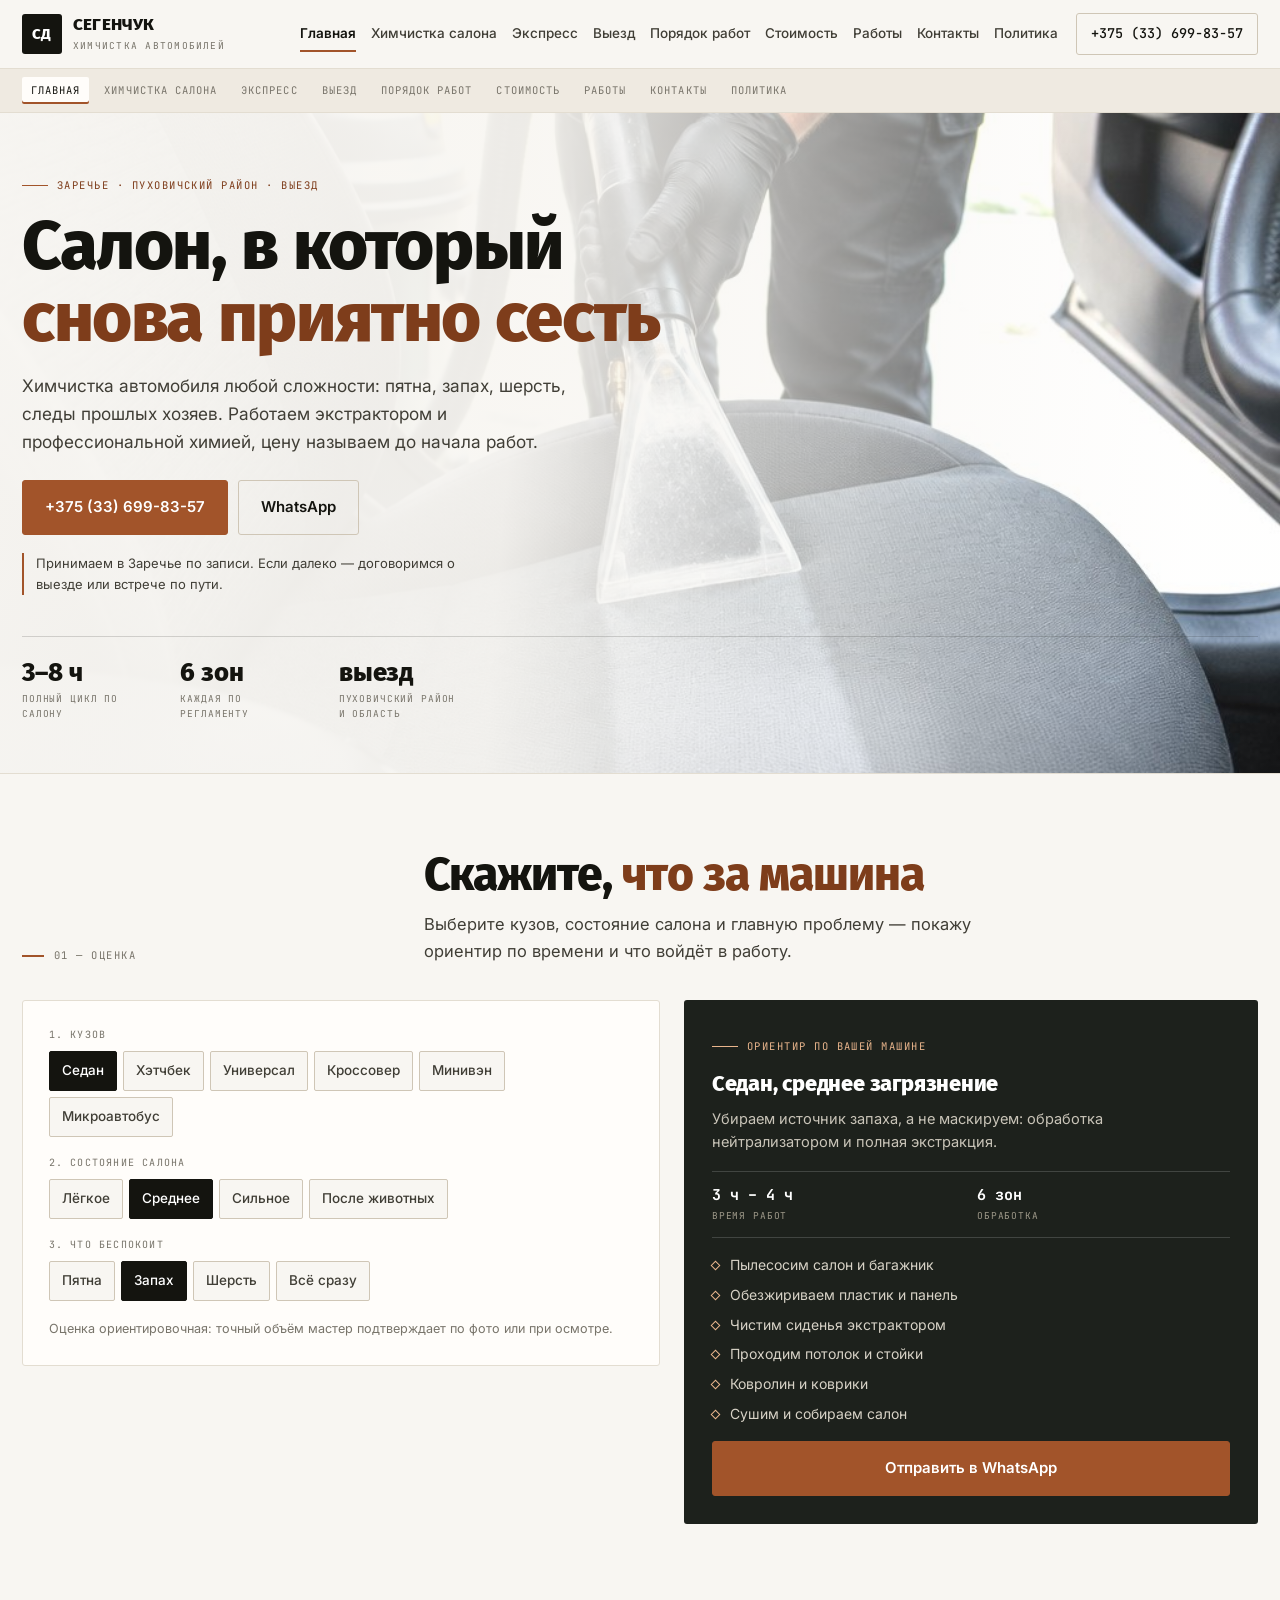
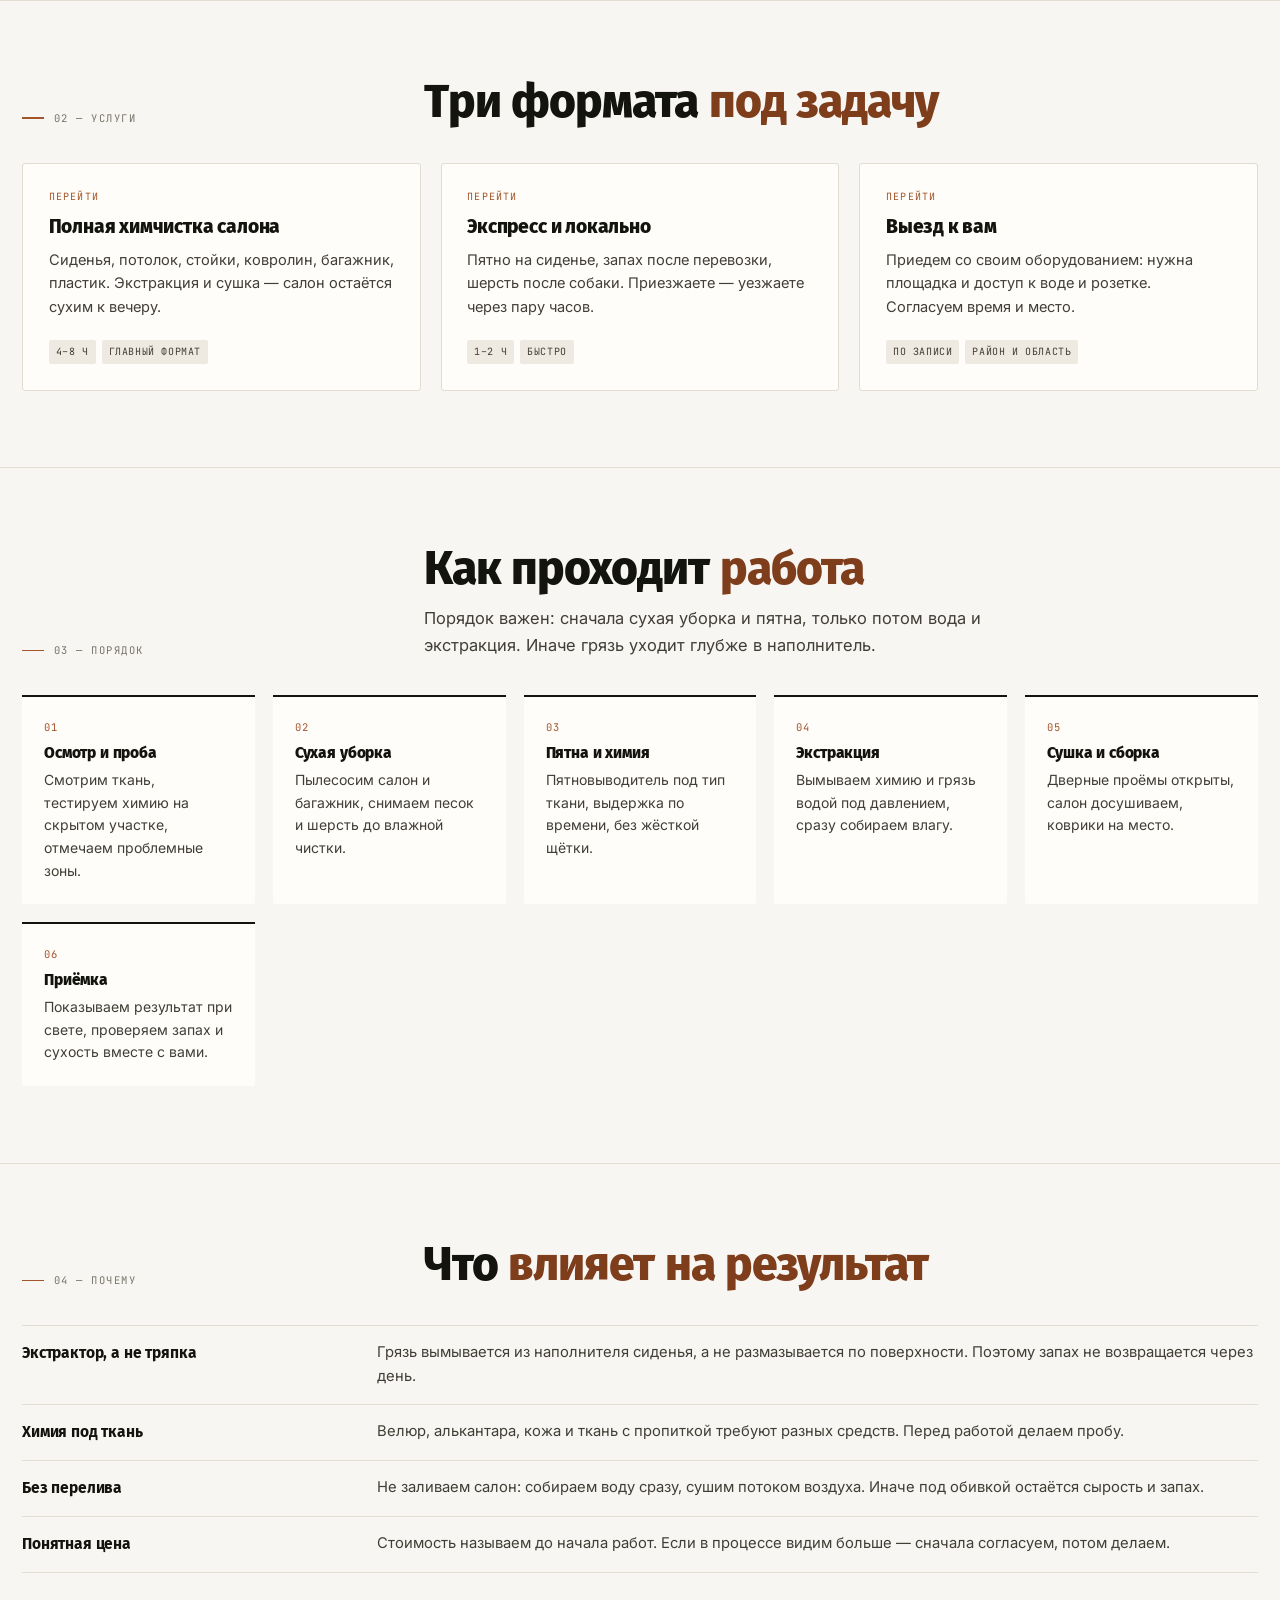
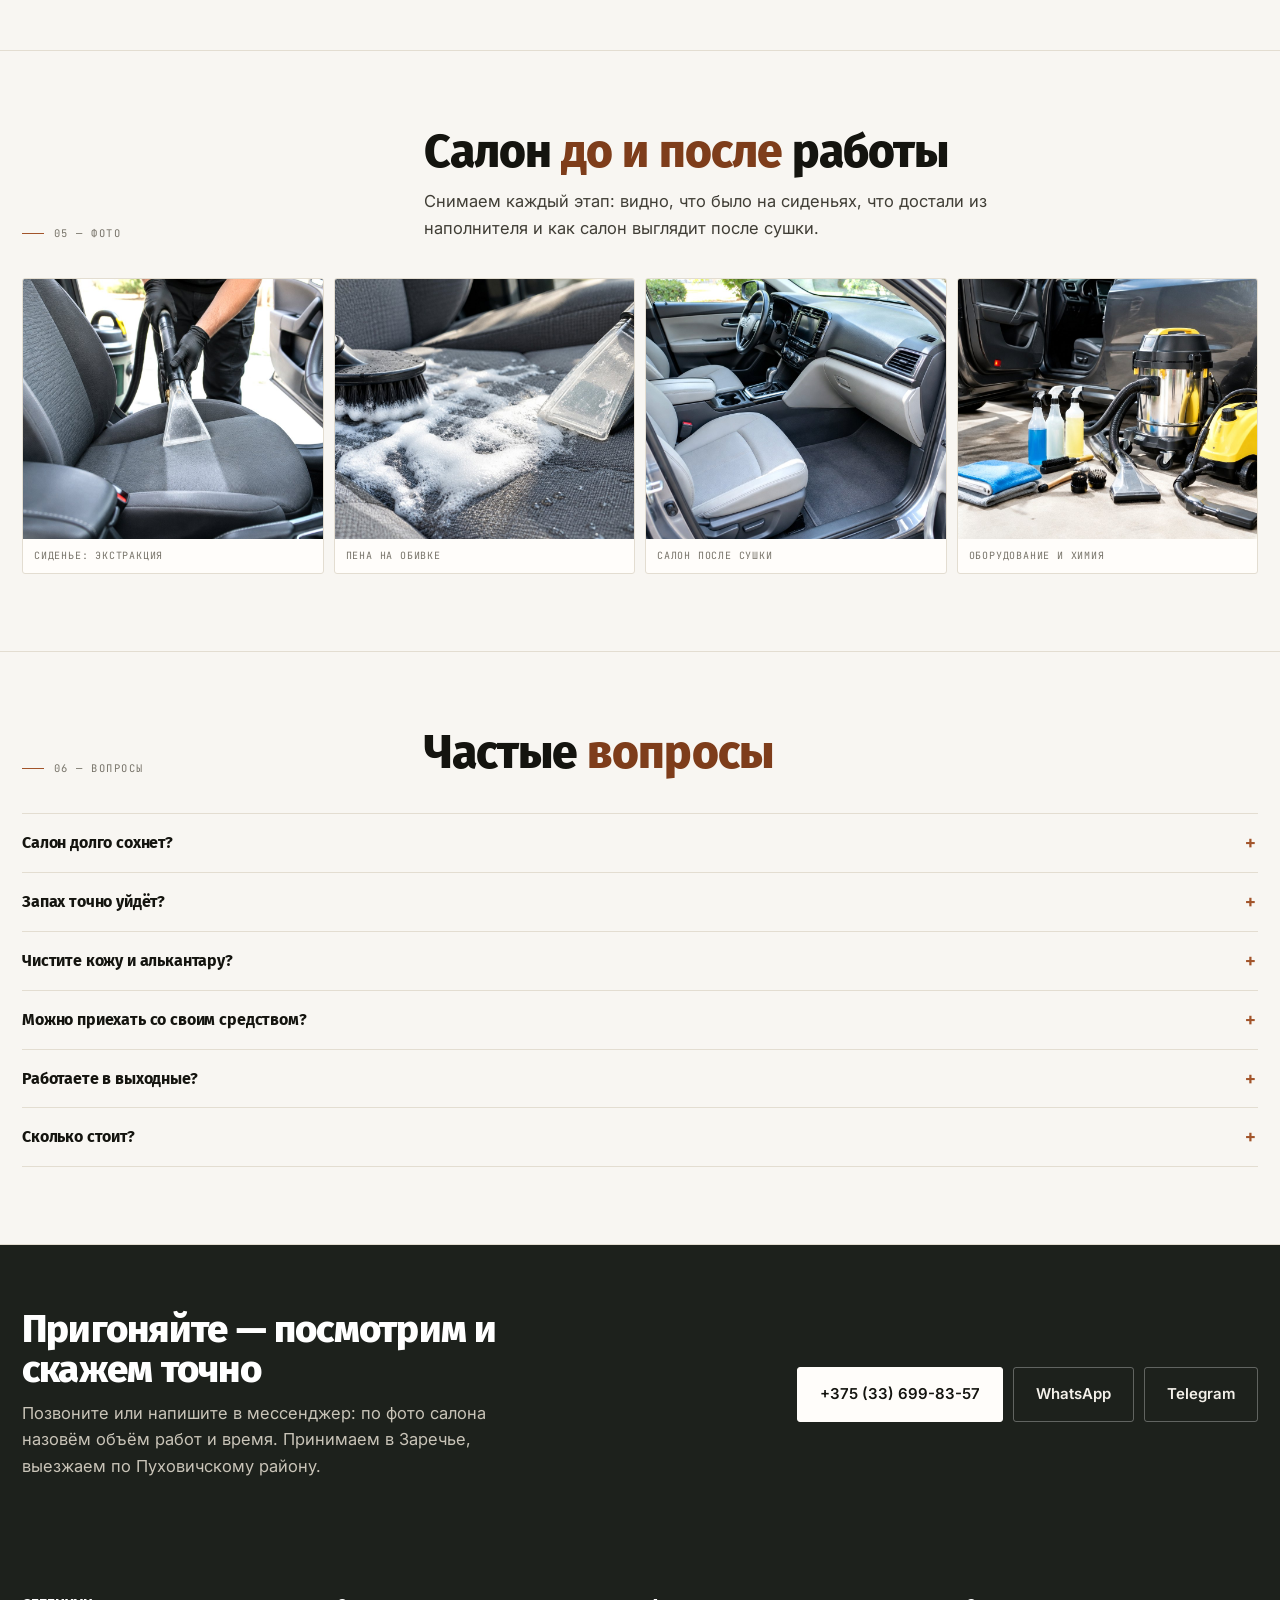
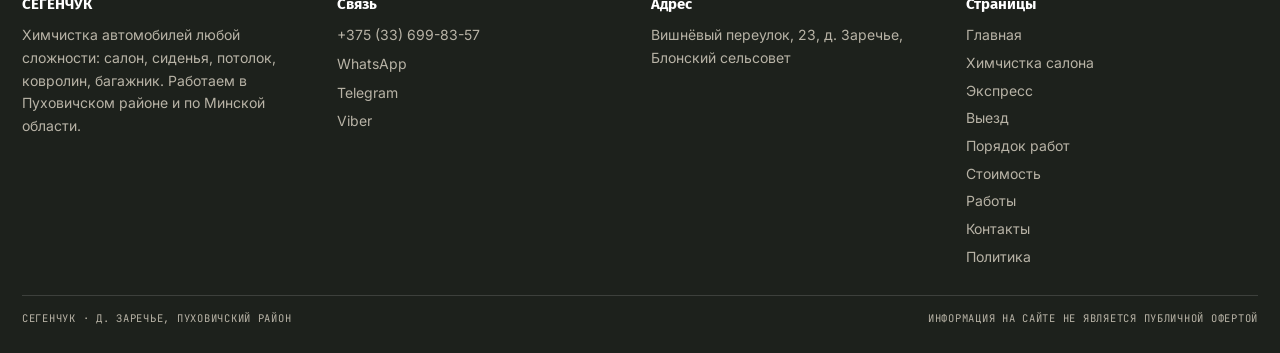
<file: index.html>
<!doctype html>
<html lang="ru">
<head>
<meta charset="utf-8">
<meta name="viewport" content="width=device-width,initial-scale=1">
<title>Химчистка автомобилей в Пуховичском районе — Даниил Сегенчук</title>
<meta name="description" content="Химчистка салона авто любой сложности: сиденья, потолок, ковролин, багажник, запахи. Заречье, Пуховичский район, выезд по Минской области. +375 (33) 699-83-57">
<link rel="icon" href="data:image/svg+xml,%3Csvg xmlns='http://www.w3.org/2000/svg' viewBox='0 0 32 32'%3E%3Crect width='32' height='32' fill='%2314140F'/%3E%3Ctext x='16' y='22' font-family='Arial' font-size='14' font-weight='700' fill='%23fff' text-anchor='middle'%3EСД%3C/text%3E%3C/svg%3E">
<link rel="preconnect" href="https://fonts.googleapis.com"><link rel="preconnect" href="https://fonts.gstatic.com" crossorigin>
<link href="https://fonts.googleapis.com/css2?family=Fira+Sans:wght@400;500;600;700;800&family=Inter:wght@400;500;600&family=JetBrains+Mono:wght@400;500&display=swap" rel="stylesheet">
<style>
:root{--paper:#F8F6F2;--ink:#14140F;--ink2:#403E36;--muted:#78746A;--line:#E3DDD1;--line2:#CFC6B6;--clay:#A2542A;--clay-d:#7E3D1B;--white:#FFFDFA;--deep:#1D211C;--muted2:#9E9989;--d:'Fira Sans',system-ui,sans-serif;--b:'Inter',system-ui,sans-serif;--m:'JetBrains Mono',monospace;--max:1280px;--pad:22px;--r:3px}
*{box-sizing:border-box}body{margin:0;background:var(--paper);color:var(--ink);font:400 16.5px/1.62 var(--b);-webkit-font-smoothing:antialiased;overflow-x:hidden}
img{max-width:100%;display:block}a{color:inherit;text-decoration:none}button{font:inherit;color:inherit;background:none;border:0;cursor:pointer}
[hidden]{display:none!important}body.is-locked{overflow:hidden}
.wrap{width:min(var(--max),100% - var(--pad)*2);margin:0 auto}
h1,h2,h3{margin:0;font-family:var(--d);font-weight:800;letter-spacing:-.02em;line-height:1.06}
h1{font-size:clamp(2.2rem,5.6vw,4.3rem)}h2{font-size:clamp(1.7rem,3.6vw,2.95rem)}
p{margin:0 0 1em}p:last-child{margin-bottom:0}em{font-style:normal;color:var(--clay-d)}
.header{position:sticky;top:0;z-index:60;background:rgba(248,246,242,.96);backdrop-filter:blur(10px);border-bottom:1px solid var(--line)}
.header__in{display:flex;align-items:center;gap:18px;padding:13px 0}
.logo{display:flex;align-items:center;gap:11px;min-width:0}
.logo__mark{width:40px;height:40px;flex:none;display:grid;place-items:center;border-radius:var(--r);background:var(--ink);color:#fff;font-family:var(--d);font-weight:800;font-size:15px}
.logo__txt{display:flex;flex-direction:column;min-width:0;overflow:hidden}
.logo__txt b{font-family:var(--d);font-size:17px;font-weight:800;line-height:1.15;white-space:nowrap}
.logo__txt i{font-style:normal;font-family:var(--m);font-size:9.5px;letter-spacing:.13em;text-transform:uppercase;color:var(--muted);margin-top:3px;white-space:nowrap}
.btn{display:inline-flex;align-items:center;justify-content:center;gap:9px;padding:14px 22px;border-radius:var(--r);background:var(--clay);color:#fff;font-weight:600;font-size:15px;border:1px solid var(--clay)}
.btn--ghost{background:transparent;color:var(--ink);border-color:var(--line2)}
.btn--light{background:var(--white);color:var(--ink);border-color:var(--white)}
.hero{position:relative;isolation:isolate;overflow:hidden;border-bottom:1px solid var(--line);background:#E6E2D9}
.hero__bg{position:absolute;inset:0;z-index:-2}
.hero__bg img{width:100%;height:100%;object-fit:cover;object-position:58% 50%}
.hero::after{content:'';position:absolute;inset:0;z-index:-1;background:linear-gradient(94deg,rgba(248,246,242,.985) 0%,rgba(248,246,242,.95) 40%,rgba(248,246,242,.58) 66%,rgba(248,246,242,.08) 92%)}
.hero__in{padding:clamp(34px,5vw,66px) 0 clamp(30px,4vw,54px);min-height:clamp(480px,68vh,700px);display:flex;flex-direction:column;justify-content:flex-end;position:relative}
.hero__lead{margin:18px 0 0;max-width:52ch;font-size:clamp(1rem,1.35vw,1.14rem);color:var(--ink2)}
.hero__acts{display:flex;flex-wrap:wrap;gap:10px;margin-top:24px}
.strip{display:block;border-bottom:1px solid var(--line);background:#EFEAE1}
.strip__in{display:flex;gap:6px;overflow-x:auto;scrollbar-width:none;padding:8px 0}
.strip__in::-webkit-scrollbar{display:none}
.strip a{font-family:var(--m);font-size:10.5px;letter-spacing:.1em;text-transform:uppercase;color:var(--muted);padding:5px 9px;white-space:nowrap}
.strip a.is-on{color:var(--ink);background:var(--white);box-shadow:inset 0 -2px 0 var(--clay)}
.mbar{display:none}
.burger{display:none;width:42px;height:38px;border:1px solid var(--line2);border-radius:var(--r);align-items:center;justify-content:center;flex-direction:column;gap:5px;background:var(--white)}
.burger i{display:block;width:17px;height:1.6px;background:var(--ink)}
.drawer{position:fixed;inset:0;z-index:80;display:none;background:rgba(20,20,15,.5)}
.drawer.is-open{display:block}
.drawer__inner{position:absolute;top:0;right:0;bottom:0;width:min(360px,88vw);background:var(--paper);padding:18px;overflow-y:auto;display:flex;flex-direction:column}
.drawer a.dl{padding:12px 2px;border-bottom:1px solid var(--line);font-family:var(--d);font-size:17px;font-weight:600}
@media(max-width:1099px){.nav,.header__tel{display:none}.burger{display:flex;margin-left:auto}.strip{display:none}.mbar{display:flex;position:fixed;left:0;right:0;bottom:0;z-index:70;background:#FFFDFA;border-top:1px solid var(--line);padding:8px 10px;gap:8px}body{padding-bottom:62px}}
.mbar a{flex:1;display:flex;align-items:center;justify-content:center;padding:11px 6px;border:1px solid var(--line2);border-radius:var(--r);font-size:13px;font-weight:600}
.mbar a.p{background:var(--clay);border-color:var(--clay);color:#fff}
</style>
<link rel="stylesheet" href="assets/css/site.v1.css">
</head>
<body>
<header class="header"><div class="wrap header__in">
<a class="logo" href="index.html"><span class="logo__mark">СД</span><span class="logo__txt"><b>СЕГЕНЧУК</b><i>химчистка автомобилей</i></span></a>
<nav class="nav"><a href="index.html" aria-current="page">Главная</a><a href="himchistka.html">Химчистка салона</a><a href="ekspress.html">Экспресс</a><a href="vyiezd.html">Выезд</a><a href="process.html">Порядок работ</a><a href="cena.html">Стоимость</a><a href="raboty.html">Работы</a><a href="kontakty.html">Контакты</a><a href="politika.html">Политика</a></nav>
<a class="header__tel" href="tel:+375336998357">+375 (33) 699-83-57</a>
<button class="burger" id="burger" type="button" aria-label="Открыть меню" aria-expanded="false" aria-controls="drawer"><i></i><i></i><i></i></button>
</div></header>
<div class="strip"><div class="wrap strip__in"><a href="index.html" class="is-on">Главная</a><a href="himchistka.html">Химчистка салона</a><a href="ekspress.html">Экспресс</a><a href="vyiezd.html">Выезд</a><a href="process.html">Порядок работ</a><a href="cena.html">Стоимость</a><a href="raboty.html">Работы</a><a href="kontakty.html">Контакты</a><a href="politika.html">Политика</a></div></div>
<main><section class="hero">
<div class="hero__bg"><img src="assets/img/hero.jpg" alt="Химчистка сиденья автомобиля экстрактором" width="1600" height="900" fetchpriority="high"></div>
<div class="wrap hero__in">
<span class="kick">Заречье · Пуховичский район · выезд</span>
<h1>Салон, в который <em>снова приятно сесть</em></h1>
<p class="hero__lead">Химчистка автомобиля любой сложности: пятна, запах, шерсть, следы прошлых хозяев. Работаем экстрактором и профессиональной химией, цену называем до начала работ.</p>
<div class="hero__acts"><a class="btn" href="tel:+375336998357">+375 (33) 699-83-57</a><a class="btn btn--ghost" href="https://wa.me/375336998357" target="_blank" rel="noopener">WhatsApp</a></div>
<p class="hero__note">Принимаем в Заречье по записи. Если далеко — договоримся о выезде или встрече по пути.</p>
<div class="hero__figs"><div><b>3–8 ч</b><span>полный цикл по салону</span></div><div><b>6 зон</b><span>каждая по регламенту</span></div><div><b>выезд</b><span>Пуховичский район и область</span></div></div>
</div></section><section class="sect section--white"><div class="wrap">
<div class="sect__head"><div class="sect__label">01 — оценка</div><div class="sect__main"><h2>Скажите, <em>что за машина</em></h2><p class="sect__lead">Выберите кузов, состояние салона и главную проблему — покажу ориентир по времени и что войдёт в работу.</p></div></div>
<div class="quiz" data-quiz>
<div class="quiz__form">
<div class="qf"><span class="qf__lab">1. Кузов</span><div class="qf__opts" data-q="body">
<button type="button" data-v="Седан" aria-pressed="true">Седан</button><button type="button" data-v="Хэтчбек" aria-pressed="false">Хэтчбек</button><button type="button" data-v="Универсал" aria-pressed="false">Универсал</button><button type="button" data-v="Кроссовер" aria-pressed="false">Кроссовер</button><button type="button" data-v="Минивэн" aria-pressed="false">Минивэн</button><button type="button" data-v="Микроавтобус" aria-pressed="false">Микроавтобус</button></div></div>
<div class="qf"><span class="qf__lab">2. Состояние салона</span><div class="qf__opts" data-q="state">
<button type="button" data-v="Лёгкое" aria-pressed="false">Лёгкое</button><button type="button" data-v="Среднее" aria-pressed="true">Среднее</button><button type="button" data-v="Сильное" aria-pressed="false">Сильное</button><button type="button" data-v="После животных" aria-pressed="false">После животных</button></div></div>
<div class="qf"><span class="qf__lab">3. Что беспокоит</span><div class="qf__opts" data-q="focus">
<button type="button" data-v="Пятна" aria-pressed="false">Пятна</button><button type="button" data-v="Запах" aria-pressed="true">Запах</button><button type="button" data-v="Шерсть" aria-pressed="false">Шерсть</button><button type="button" data-v="Всё сразу" aria-pressed="false">Всё сразу</button></div></div>
<p class="hint" style="font-size:12.6px;color:var(--muted)">Оценка ориентировочная: точный объём мастер подтверждает по фото или при осмотре.</p>
</div>
<div class="quiz__out">
<span class="kick">Ориентир по вашей машине</span>
<h3 data-q-title>Седан, среднее загрязнение</h3>
<p data-q-desc>Полная химчистка салона с экстракцией.</p>
<div class="qmeta"><div><b data-q-time>4–5 ч</b><span>время работ</span></div><div><b data-q-zones>6 зон</b><span>обработка</span></div></div>
<ul class="qlist" data-q-list></ul>
<a class="btn" data-q-wa href="https://wa.me/375336998357" target="_blank" rel="noopener">Отправить в WhatsApp</a>
</div></div></div></section>
<section class="sect "><div class="wrap">
<div class="sect__head"><div class="sect__label">02 — услуги</div><div class="sect__main"><h2>Три формата <em>под задачу</em></h2></div></div>
<div class="cards"><a class="card card--link" href="himchistka.html"><span class="card__n">перейти</span><h3>Полная химчистка салона</h3><p>Сиденья, потолок, стойки, ковролин, багажник, пластик. Экстракция и сушка — салон остаётся сухим к вечеру.</p><div class="card__tags"><span>4–8 ч</span><span>главный формат</span></div></a><a class="card card--link" href="ekspress.html"><span class="card__n">перейти</span><h3>Экспресс и локально</h3><p>Пятно на сиденье, запах после перевозки, шерсть после собаки. Приезжаете — уезжаете через пару часов.</p><div class="card__tags"><span>1–2 ч</span><span>быстро</span></div></a><a class="card card--link" href="vyiezd.html"><span class="card__n">перейти</span><h3>Выезд к вам</h3><p>Приедем со своим оборудованием: нужна площадка и доступ к воде и розетке. Согласуем время и место.</p><div class="card__tags"><span>по записи</span><span>район и область</span></div></a></div></div></section>
<section class="sect section--white"><div class="wrap">
<div class="sect__head"><div class="sect__label">03 — порядок</div><div class="sect__main"><h2>Как проходит <em>работа</em></h2><p class="sect__lead">Порядок важен: сначала сухая уборка и пятна, только потом вода и экстракция. Иначе грязь уходит глубже в наполнитель.</p></div></div>
<div class="steps"><div class="step"><h3>Осмотр и проба</h3><p>Смотрим ткань, тестируем химию на скрытом участке, отмечаем проблемные зоны.</p></div><div class="step"><h3>Сухая уборка</h3><p>Пылесосим салон и багажник, снимаем песок и шерсть до влажной чистки.</p></div><div class="step"><h3>Пятна и химия</h3><p>Пятновыводитель под тип ткани, выдержка по времени, без жёсткой щётки.</p></div><div class="step"><h3>Экстракция</h3><p>Вымываем химию и грязь водой под давлением, сразу собираем влагу.</p></div><div class="step"><h3>Сушка и сборка</h3><p>Дверные проёмы открыты, салон досушиваем, коврики на место.</p></div><div class="step"><h3>Приёмка</h3><p>Показываем результат при свете, проверяем запах и сухость вместе с вами.</p></div></div></div></section>
<section class="sect "><div class="wrap">
<div class="sect__head"><div class="sect__label">04 — почему</div><div class="sect__main"><h2>Что <em>влияет на результат</em></h2></div></div>
<div class="rows"><div class="row"><b>Экстрактор, а не тряпка</b><span>Грязь вымывается из наполнителя сиденья, а не размазывается по поверхности. Поэтому запах не возвращается через день.</span></div><div class="row"><b>Химия под ткань</b><span>Велюр, алькантара, кожа и ткань с пропиткой требуют разных средств. Перед работой делаем пробу.</span></div><div class="row"><b>Без перелива</b><span>Не заливаем салон: собираем воду сразу, сушим потоком воздуха. Иначе под обивкой остаётся сырость и запах.</span></div><div class="row"><b>Понятная цена</b><span>Стоимость называем до начала работ. Если в процессе видим больше — сначала согласуем, потом делаем.</span></div></div></div></section>
<section class="sect section--white"><div class="wrap">
<div class="sect__head"><div class="sect__label">05 — фото</div><div class="sect__main"><h2>Салон <em>до и после</em> работы</h2><p class="sect__lead">Снимаем каждый этап: видно, что было на сиденьях, что достали из наполнителя и как салон выглядит после сушки.</p></div></div>
<div class="gal"><figure><img src="assets/img/hero.jpg" alt="Сиденье: экстракция" loading="lazy" width="1100" height="730"><figcaption>Сиденье: экстракция</figcaption></figure><figure><img src="assets/img/foam.jpg" alt="Пена на обивке" loading="lazy" width="1100" height="730"><figcaption>Пена на обивке</figcaption></figure><figure><img src="assets/img/clean.jpg" alt="Салон после сушки" loading="lazy" width="1100" height="730"><figcaption>Салон после сушки</figcaption></figure><figure><img src="assets/img/kit.jpg" alt="Оборудование и химия" loading="lazy" width="1100" height="730"><figcaption>Оборудование и химия</figcaption></figure></div></div></section>
<section class="sect "><div class="wrap">
<div class="sect__head"><div class="sect__label">06 — вопросы</div><div class="sect__main"><h2>Частые <em>вопросы</em></h2></div></div>
<div class="faq"><details><summary>Салон долго сохнет?</summary><p>Обычно 4–6 часов при открытых дверях и хорошей вентиляции. К вечеру можно ехать, сиденья остаются слегка прохладными от влаги.</p></details><details><summary>Запах точно уйдёт?</summary><p>Если источник — пролитая жидкость, шерсть или грязь в наполнителе, после экстракции и нейтрализатора запах уходит. Запах от плесени в труднодоступных полостях может требовать разбора — скажем сразу.</p></details><details><summary>Чистите кожу и алькантару?</summary><p>Да, но по другой технологии: без экстракции и с мягкой химией. Пробу делаем всегда.</p></details><details><summary>Можно приехать со своим средством?</summary><p>Можно, но результат не гарантируем: бытовые средства дают разводы и пену, которую трудно вымыть.</p></details><details><summary>Работаете в выходные?</summary><p>Да, по записи. Утро и вечер — самое удобное время, чтобы салон успел высохнуть.</p></details><details><summary>Сколько стоит?</summary><p>Зависит от кузова, состояния и объёма. Пришлите фото салона в WhatsApp — назовём цену до приезда.</p></details></div></div></section>
<section class="cta"><div class="wrap cta__in">
<div><h2>Пригоняйте — посмотрим и скажем точно</h2><p>Позвоните или напишите в мессенджер: по фото салона назовём объём работ и время. Принимаем в Заречье, выезжаем по Пуховичскому району.</p></div>
<div class="cta__acts"><a class="btn btn--light" href="tel:+375336998357">+375 (33) 699-83-57</a><a class="btn btn--ghost" href="https://wa.me/375336998357" target="_blank" rel="noopener">WhatsApp</a><a class="btn btn--ghost" href="https://t.me/+375336998357" target="_blank" rel="noopener">Telegram</a></div>
</div></section></main>
<footer class="footer"><div class="wrap">
<div class="footer__grid">
<div><b>СЕГЕНЧУК</b><p style="margin:0;color:#B8B3A6">Химчистка автомобилей любой сложности: салон, сиденья, потолок, ковролин, багажник. Работаем в Пуховичском районе и по Минской области.</p></div>
<div><b>Связь</b><a href="tel:+375336998357" style="display:block;margin-bottom:6px">+375 (33) 699-83-57</a><a href="https://wa.me/375336998357" target="_blank" rel="noopener" style="display:block;margin-bottom:6px">WhatsApp</a><a href="https://t.me/+375336998357" target="_blank" rel="noopener" style="display:block;margin-bottom:6px">Telegram</a><a href="viber://chat?number=%2B375336998357">Viber</a></div>
<div><b>Адрес</b><p style="margin:0">Вишнёвый переулок, 23, д. Заречье, Блонский сельсовет</p></div>
<div><b>Страницы</b><a href="index.html" style="display:block;margin-bottom:5px">Главная</a><a href="himchistka.html" style="display:block;margin-bottom:5px">Химчистка салона</a><a href="ekspress.html" style="display:block;margin-bottom:5px">Экспресс</a><a href="vyiezd.html" style="display:block;margin-bottom:5px">Выезд</a><a href="process.html" style="display:block;margin-bottom:5px">Порядок работ</a><a href="cena.html" style="display:block;margin-bottom:5px">Стоимость</a><a href="raboty.html" style="display:block;margin-bottom:5px">Работы</a><a href="kontakty.html" style="display:block;margin-bottom:5px">Контакты</a><a href="politika.html" style="display:block;margin-bottom:5px">Политика</a></div>
</div>
<div class="footer__bot"><span>СЕГЕНЧУК · д. Заречье, Пуховичский район</span><span>Информация на сайте не является публичной офертой</span></div>
</div></footer>
<div class="drawer" id="drawer" aria-hidden="true">
<div class="drawer__inner" role="dialog" aria-modal="true" aria-label="Меню">
<div class="drawer__top"><span class="logo__txt"><b>СЕГЕНЧУК</b><i>химчистка автомобилей</i></span><button class="drawer__close" id="drawerClose" type="button" aria-label="Закрыть меню">×</button></div>
<a class="dl" href="index.html">Главная</a><a class="dl" href="himchistka.html">Химчистка салона</a><a class="dl" href="ekspress.html">Экспресс</a><a class="dl" href="vyiezd.html">Выезд</a><a class="dl" href="process.html">Порядок работ</a><a class="dl" href="cena.html">Стоимость</a><a class="dl" href="raboty.html">Работы</a><a class="dl" href="kontakty.html">Контакты</a><a class="dl" href="politika.html">Политика</a>
<a class="btn" href="tel:+375336998357">+375 (33) 699-83-57</a>
</div></div>
<div class="mbar"><a class="p" href="tel:+375336998357">Позвонить</a><a href="https://wa.me/375336998357" target="_blank" rel="noopener">WhatsApp</a><a href="https://t.me/+375336998357" target="_blank" rel="noopener">Telegram</a></div>
<script src="assets/js/main.v1.js" defer></script>
</body>
</html>
</file>
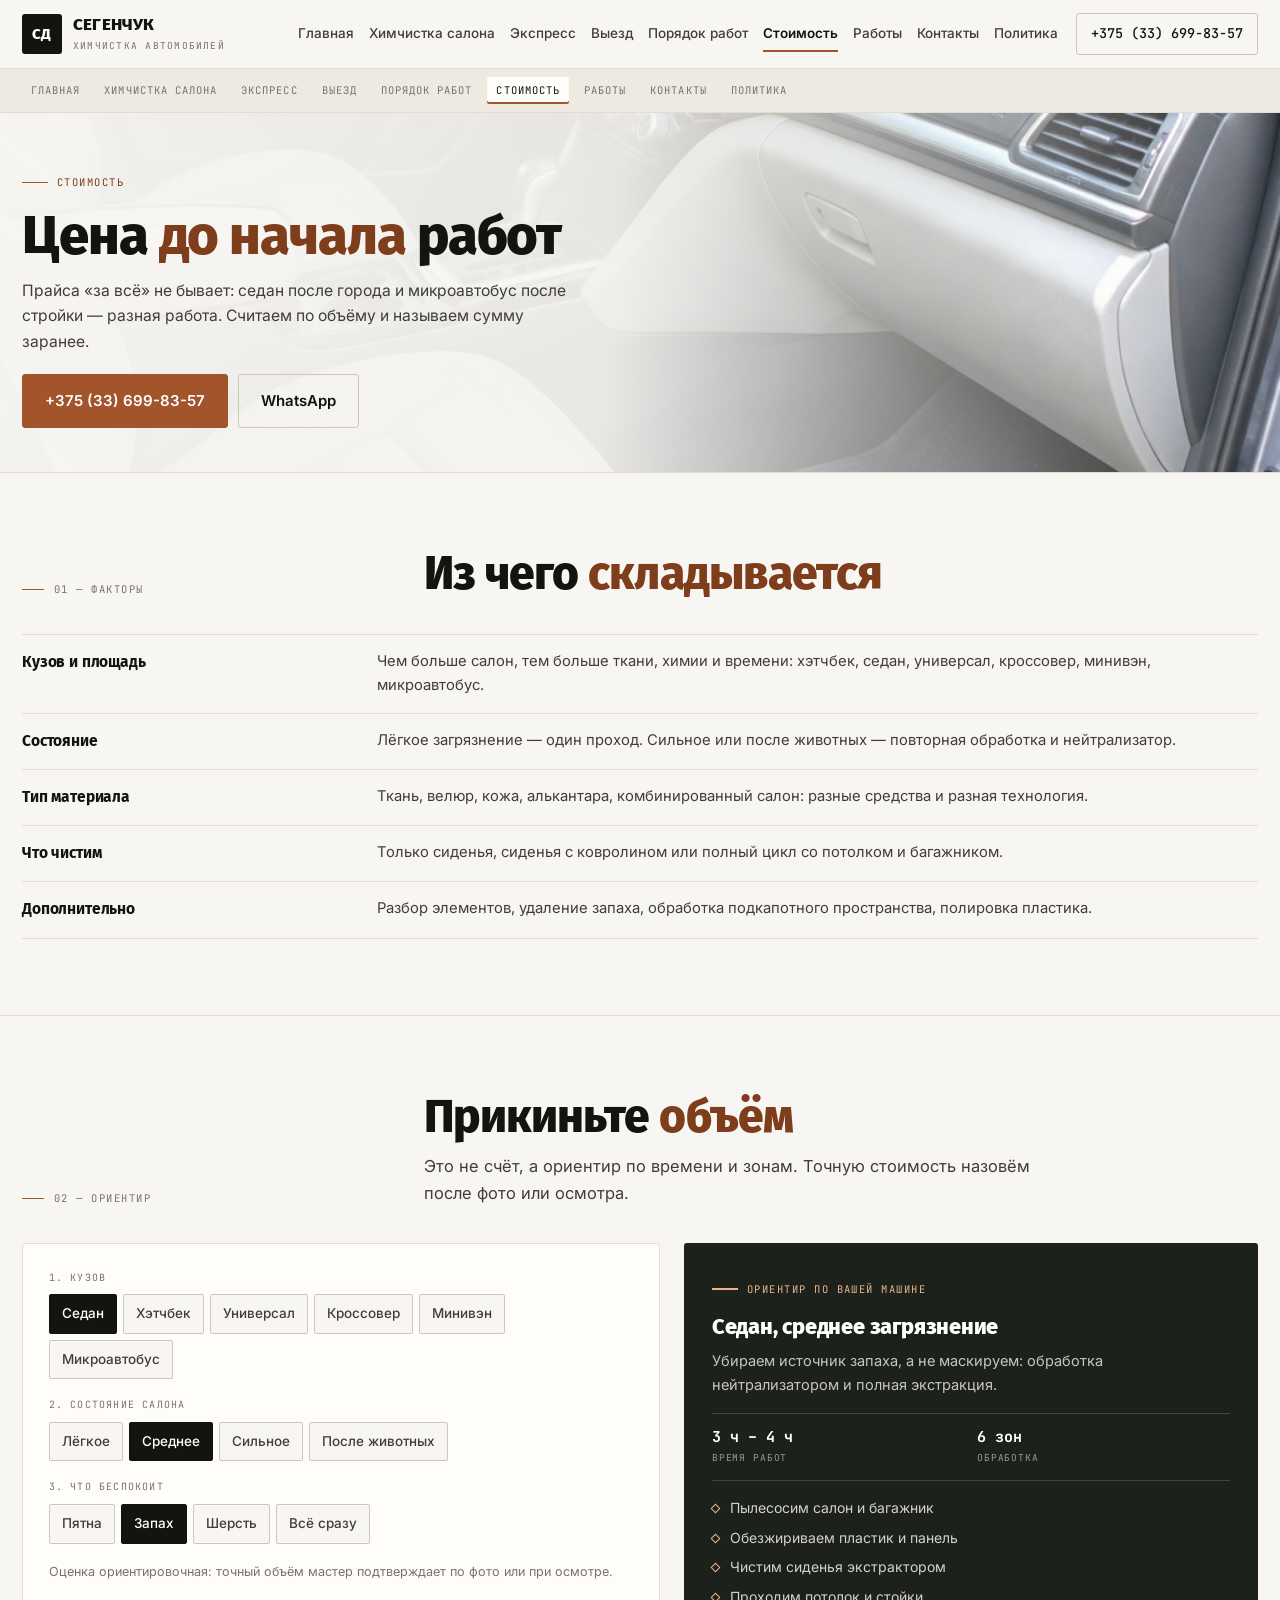
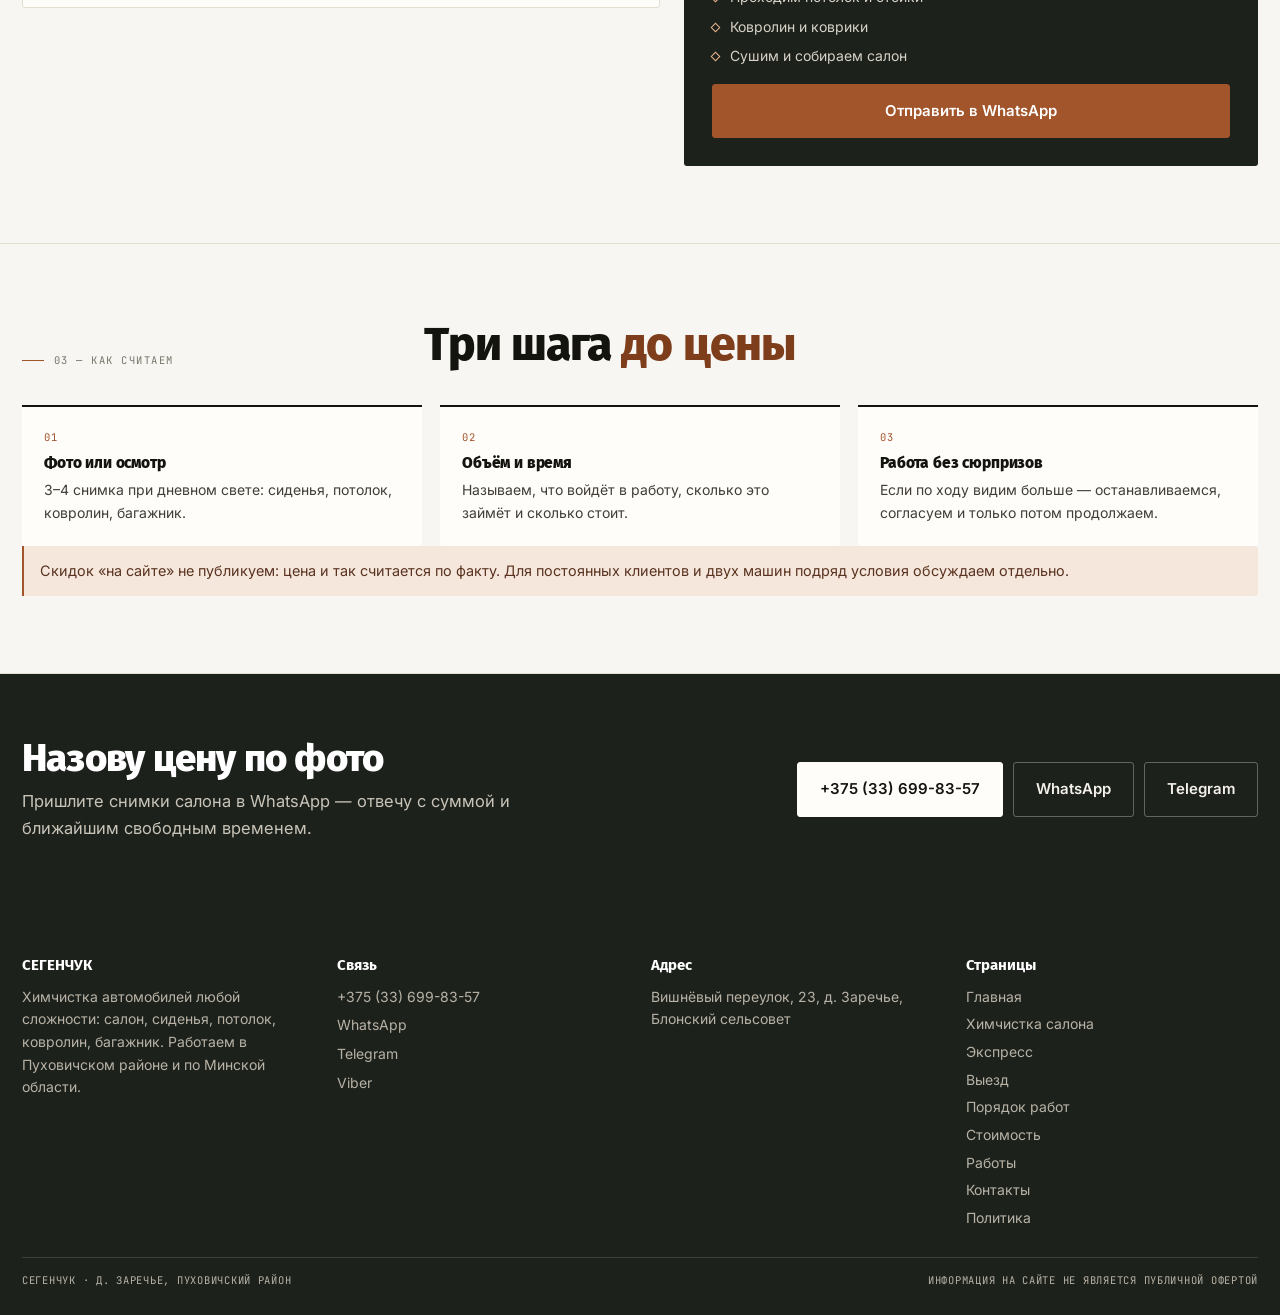
<file: cena.html>
<!doctype html>
<html lang="ru">
<head>
<meta charset="utf-8">
<meta name="viewport" content="width=device-width,initial-scale=1">
<title>Стоимость химчистки авто — из чего складывается цена | Сегенчук</title>
<meta name="description" content="Стоимость химчистки салона автомобиля: от чего зависит цена, как считаем, когда называем точно. Заречье, Пуховичский район. +375 (33) 699-83-57">
<link rel="icon" href="data:image/svg+xml,%3Csvg xmlns='http://www.w3.org/2000/svg' viewBox='0 0 32 32'%3E%3Crect width='32' height='32' fill='%2314140F'/%3E%3Ctext x='16' y='22' font-family='Arial' font-size='14' font-weight='700' fill='%23fff' text-anchor='middle'%3EСД%3C/text%3E%3C/svg%3E">
<link rel="preconnect" href="https://fonts.googleapis.com"><link rel="preconnect" href="https://fonts.gstatic.com" crossorigin>
<link href="https://fonts.googleapis.com/css2?family=Fira+Sans:wght@400;500;600;700;800&family=Inter:wght@400;500;600&family=JetBrains+Mono:wght@400;500&display=swap" rel="stylesheet">
<style>
:root{--paper:#F8F6F2;--ink:#14140F;--ink2:#403E36;--muted:#78746A;--line:#E3DDD1;--line2:#CFC6B6;--clay:#A2542A;--clay-d:#7E3D1B;--white:#FFFDFA;--deep:#1D211C;--muted2:#9E9989;--d:'Fira Sans',system-ui,sans-serif;--b:'Inter',system-ui,sans-serif;--m:'JetBrains Mono',monospace;--max:1280px;--pad:22px;--r:3px}
*{box-sizing:border-box}body{margin:0;background:var(--paper);color:var(--ink);font:400 16.5px/1.62 var(--b);-webkit-font-smoothing:antialiased;overflow-x:hidden}
img{max-width:100%;display:block}a{color:inherit;text-decoration:none}button{font:inherit;color:inherit;background:none;border:0;cursor:pointer}
[hidden]{display:none!important}body.is-locked{overflow:hidden}
.wrap{width:min(var(--max),100% - var(--pad)*2);margin:0 auto}
h1,h2,h3{margin:0;font-family:var(--d);font-weight:800;letter-spacing:-.02em;line-height:1.06}
h1{font-size:clamp(2.2rem,5.6vw,4.3rem)}h2{font-size:clamp(1.7rem,3.6vw,2.95rem)}
p{margin:0 0 1em}p:last-child{margin-bottom:0}em{font-style:normal;color:var(--clay-d)}
.header{position:sticky;top:0;z-index:60;background:rgba(248,246,242,.96);backdrop-filter:blur(10px);border-bottom:1px solid var(--line)}
.header__in{display:flex;align-items:center;gap:18px;padding:13px 0}
.logo{display:flex;align-items:center;gap:11px;min-width:0}
.logo__mark{width:40px;height:40px;flex:none;display:grid;place-items:center;border-radius:var(--r);background:var(--ink);color:#fff;font-family:var(--d);font-weight:800;font-size:15px}
.logo__txt{display:flex;flex-direction:column;min-width:0;overflow:hidden}
.logo__txt b{font-family:var(--d);font-size:17px;font-weight:800;line-height:1.15;white-space:nowrap}
.logo__txt i{font-style:normal;font-family:var(--m);font-size:9.5px;letter-spacing:.13em;text-transform:uppercase;color:var(--muted);margin-top:3px;white-space:nowrap}
.btn{display:inline-flex;align-items:center;justify-content:center;gap:9px;padding:14px 22px;border-radius:var(--r);background:var(--clay);color:#fff;font-weight:600;font-size:15px;border:1px solid var(--clay)}
.btn--ghost{background:transparent;color:var(--ink);border-color:var(--line2)}
.btn--light{background:var(--white);color:var(--ink);border-color:var(--white)}
.hero{position:relative;isolation:isolate;overflow:hidden;border-bottom:1px solid var(--line);background:#E6E2D9}
.hero__bg{position:absolute;inset:0;z-index:-2}
.hero__bg img{width:100%;height:100%;object-fit:cover;object-position:58% 50%}
.hero::after{content:'';position:absolute;inset:0;z-index:-1;background:linear-gradient(94deg,rgba(248,246,242,.985) 0%,rgba(248,246,242,.95) 40%,rgba(248,246,242,.58) 66%,rgba(248,246,242,.08) 92%)}
.hero__in{padding:clamp(34px,5vw,66px) 0 clamp(30px,4vw,54px);min-height:clamp(480px,68vh,700px);display:flex;flex-direction:column;justify-content:flex-end;position:relative}
.hero__lead{margin:18px 0 0;max-width:52ch;font-size:clamp(1rem,1.35vw,1.14rem);color:var(--ink2)}
.hero__acts{display:flex;flex-wrap:wrap;gap:10px;margin-top:24px}
.strip{display:block;border-bottom:1px solid var(--line);background:#EFEAE1}
.strip__in{display:flex;gap:6px;overflow-x:auto;scrollbar-width:none;padding:8px 0}
.strip__in::-webkit-scrollbar{display:none}
.strip a{font-family:var(--m);font-size:10.5px;letter-spacing:.1em;text-transform:uppercase;color:var(--muted);padding:5px 9px;white-space:nowrap}
.strip a.is-on{color:var(--ink);background:var(--white);box-shadow:inset 0 -2px 0 var(--clay)}
.mbar{display:none}
.burger{display:none;width:42px;height:38px;border:1px solid var(--line2);border-radius:var(--r);align-items:center;justify-content:center;flex-direction:column;gap:5px;background:var(--white)}
.burger i{display:block;width:17px;height:1.6px;background:var(--ink)}
.drawer{position:fixed;inset:0;z-index:80;display:none;background:rgba(20,20,15,.5)}
.drawer.is-open{display:block}
.drawer__inner{position:absolute;top:0;right:0;bottom:0;width:min(360px,88vw);background:var(--paper);padding:18px;overflow-y:auto;display:flex;flex-direction:column}
.drawer a.dl{padding:12px 2px;border-bottom:1px solid var(--line);font-family:var(--d);font-size:17px;font-weight:600}
@media(max-width:1099px){.nav,.header__tel{display:none}.burger{display:flex;margin-left:auto}.strip{display:none}.mbar{display:flex;position:fixed;left:0;right:0;bottom:0;z-index:70;background:#FFFDFA;border-top:1px solid var(--line);padding:8px 10px;gap:8px}body{padding-bottom:62px}}
.mbar a{flex:1;display:flex;align-items:center;justify-content:center;padding:11px 6px;border:1px solid var(--line2);border-radius:var(--r);font-size:13px;font-weight:600}
.mbar a.p{background:var(--clay);border-color:var(--clay);color:#fff}
</style>
<link rel="stylesheet" href="assets/css/site.v1.css">
</head>
<body>
<header class="header"><div class="wrap header__in">
<a class="logo" href="index.html"><span class="logo__mark">СД</span><span class="logo__txt"><b>СЕГЕНЧУК</b><i>химчистка автомобилей</i></span></a>
<nav class="nav"><a href="index.html">Главная</a><a href="himchistka.html">Химчистка салона</a><a href="ekspress.html">Экспресс</a><a href="vyiezd.html">Выезд</a><a href="process.html">Порядок работ</a><a href="cena.html" aria-current="page">Стоимость</a><a href="raboty.html">Работы</a><a href="kontakty.html">Контакты</a><a href="politika.html">Политика</a></nav>
<a class="header__tel" href="tel:+375336998357">+375 (33) 699-83-57</a>
<button class="burger" id="burger" type="button" aria-label="Открыть меню" aria-expanded="false" aria-controls="drawer"><i></i><i></i><i></i></button>
</div></header>
<div class="strip"><div class="wrap strip__in"><a href="index.html">Главная</a><a href="himchistka.html">Химчистка салона</a><a href="ekspress.html">Экспресс</a><a href="vyiezd.html">Выезд</a><a href="process.html">Порядок работ</a><a href="cena.html" class="is-on">Стоимость</a><a href="raboty.html">Работы</a><a href="kontakty.html">Контакты</a><a href="politika.html">Политика</a></div></div>
<main><section class="phero">
<div class="phero__bg"><img src="assets/img/clean.jpg" alt="Салон после химчистки" width="1100" height="620"></div>
<div class="wrap phero__in">
<span class="kick">стоимость</span>
<h1>Цена <em>до начала</em> работ</h1>
<p class="phero__lead">Прайса «за всё» не бывает: седан после города и микроавтобус после стройки — разная работа. Считаем по объёму и называем сумму заранее.</p>
<div class="phero__acts"><a class="btn" href="tel:+375336998357">+375 (33) 699-83-57</a><a class="btn btn--ghost" href="https://wa.me/375336998357" target="_blank" rel="noopener">WhatsApp</a></div>
</div></section><section class="sect section--white"><div class="wrap">
<div class="sect__head"><div class="sect__label">01 — факторы</div><div class="sect__main"><h2>Из чего <em>складывается</em></h2></div></div>
<div class="rows"><div class="row"><b>Кузов и площадь</b><span>Чем больше салон, тем больше ткани, химии и времени: хэтчбек, седан, универсал, кроссовер, минивэн, микроавтобус.</span></div><div class="row"><b>Состояние</b><span>Лёгкое загрязнение — один проход. Сильное или после животных — повторная обработка и нейтрализатор.</span></div><div class="row"><b>Тип материала</b><span>Ткань, велюр, кожа, алькантара, комбинированный салон: разные средства и разная технология.</span></div><div class="row"><b>Что чистим</b><span>Только сиденья, сиденья с ковролином или полный цикл со потолком и багажником.</span></div><div class="row"><b>Дополнительно</b><span>Разбор элементов, удаление запаха, обработка подкапотного пространства, полировка пластика.</span></div></div></div></section>
<section class="sect "><div class="wrap">
<div class="sect__head"><div class="sect__label">02 — ориентир</div><div class="sect__main"><h2>Прикиньте <em>объём</em></h2><p class="sect__lead">Это не счёт, а ориентир по времени и зонам. Точную стоимость назовём после фото или осмотра.</p></div></div>
<div class="quiz" data-quiz>
<div class="quiz__form">
<div class="qf"><span class="qf__lab">1. Кузов</span><div class="qf__opts" data-q="body">
<button type="button" data-v="Седан" aria-pressed="true">Седан</button><button type="button" data-v="Хэтчбек" aria-pressed="false">Хэтчбек</button><button type="button" data-v="Универсал" aria-pressed="false">Универсал</button><button type="button" data-v="Кроссовер" aria-pressed="false">Кроссовер</button><button type="button" data-v="Минивэн" aria-pressed="false">Минивэн</button><button type="button" data-v="Микроавтобус" aria-pressed="false">Микроавтобус</button></div></div>
<div class="qf"><span class="qf__lab">2. Состояние салона</span><div class="qf__opts" data-q="state">
<button type="button" data-v="Лёгкое" aria-pressed="false">Лёгкое</button><button type="button" data-v="Среднее" aria-pressed="true">Среднее</button><button type="button" data-v="Сильное" aria-pressed="false">Сильное</button><button type="button" data-v="После животных" aria-pressed="false">После животных</button></div></div>
<div class="qf"><span class="qf__lab">3. Что беспокоит</span><div class="qf__opts" data-q="focus">
<button type="button" data-v="Пятна" aria-pressed="false">Пятна</button><button type="button" data-v="Запах" aria-pressed="true">Запах</button><button type="button" data-v="Шерсть" aria-pressed="false">Шерсть</button><button type="button" data-v="Всё сразу" aria-pressed="false">Всё сразу</button></div></div>
<p class="hint" style="font-size:12.6px;color:var(--muted)">Оценка ориентировочная: точный объём мастер подтверждает по фото или при осмотре.</p>
</div>
<div class="quiz__out">
<span class="kick">Ориентир по вашей машине</span>
<h3 data-q-title>Седан, среднее загрязнение</h3>
<p data-q-desc>Полная химчистка салона с экстракцией.</p>
<div class="qmeta"><div><b data-q-time>4–5 ч</b><span>время работ</span></div><div><b data-q-zones>6 зон</b><span>обработка</span></div></div>
<ul class="qlist" data-q-list></ul>
<a class="btn" data-q-wa href="https://wa.me/375336998357" target="_blank" rel="noopener">Отправить в WhatsApp</a>
</div></div></div></section>
<section class="sect section--white"><div class="wrap">
<div class="sect__head"><div class="sect__label">03 — как считаем</div><div class="sect__main"><h2>Три шага <em>до цены</em></h2></div></div>
<div class="steps"><div class="step"><h3>Фото или осмотр</h3><p>3–4 снимка при дневном свете: сиденья, потолок, ковролин, багажник.</p></div><div class="step"><h3>Объём и время</h3><p>Называем, что войдёт в работу, сколько это займёт и сколько стоит.</p></div><div class="step"><h3>Работа без сюрпризов</h3><p>Если по ходу видим больше — останавливаемся, согласуем и только потом продолжаем.</p></div></div><p class="note">Скидок «на сайте» не публикуем: цена и так считается по факту. Для постоянных клиентов и двух машин подряд условия обсуждаем отдельно.</p></div></section>
<section class="cta"><div class="wrap cta__in">
<div><h2>Назову цену по фото</h2><p>Пришлите снимки салона в WhatsApp — отвечу с суммой и ближайшим свободным временем.</p></div>
<div class="cta__acts"><a class="btn btn--light" href="tel:+375336998357">+375 (33) 699-83-57</a><a class="btn btn--ghost" href="https://wa.me/375336998357" target="_blank" rel="noopener">WhatsApp</a><a class="btn btn--ghost" href="https://t.me/+375336998357" target="_blank" rel="noopener">Telegram</a></div>
</div></section></main>
<footer class="footer"><div class="wrap">
<div class="footer__grid">
<div><b>СЕГЕНЧУК</b><p style="margin:0;color:#B8B3A6">Химчистка автомобилей любой сложности: салон, сиденья, потолок, ковролин, багажник. Работаем в Пуховичском районе и по Минской области.</p></div>
<div><b>Связь</b><a href="tel:+375336998357" style="display:block;margin-bottom:6px">+375 (33) 699-83-57</a><a href="https://wa.me/375336998357" target="_blank" rel="noopener" style="display:block;margin-bottom:6px">WhatsApp</a><a href="https://t.me/+375336998357" target="_blank" rel="noopener" style="display:block;margin-bottom:6px">Telegram</a><a href="viber://chat?number=%2B375336998357">Viber</a></div>
<div><b>Адрес</b><p style="margin:0">Вишнёвый переулок, 23, д. Заречье, Блонский сельсовет</p></div>
<div><b>Страницы</b><a href="index.html" style="display:block;margin-bottom:5px">Главная</a><a href="himchistka.html" style="display:block;margin-bottom:5px">Химчистка салона</a><a href="ekspress.html" style="display:block;margin-bottom:5px">Экспресс</a><a href="vyiezd.html" style="display:block;margin-bottom:5px">Выезд</a><a href="process.html" style="display:block;margin-bottom:5px">Порядок работ</a><a href="cena.html" style="display:block;margin-bottom:5px">Стоимость</a><a href="raboty.html" style="display:block;margin-bottom:5px">Работы</a><a href="kontakty.html" style="display:block;margin-bottom:5px">Контакты</a><a href="politika.html" style="display:block;margin-bottom:5px">Политика</a></div>
</div>
<div class="footer__bot"><span>СЕГЕНЧУК · д. Заречье, Пуховичский район</span><span>Информация на сайте не является публичной офертой</span></div>
</div></footer>
<div class="drawer" id="drawer" aria-hidden="true">
<div class="drawer__inner" role="dialog" aria-modal="true" aria-label="Меню">
<div class="drawer__top"><span class="logo__txt"><b>СЕГЕНЧУК</b><i>химчистка автомобилей</i></span><button class="drawer__close" id="drawerClose" type="button" aria-label="Закрыть меню">×</button></div>
<a class="dl" href="index.html">Главная</a><a class="dl" href="himchistka.html">Химчистка салона</a><a class="dl" href="ekspress.html">Экспресс</a><a class="dl" href="vyiezd.html">Выезд</a><a class="dl" href="process.html">Порядок работ</a><a class="dl" href="cena.html">Стоимость</a><a class="dl" href="raboty.html">Работы</a><a class="dl" href="kontakty.html">Контакты</a><a class="dl" href="politika.html">Политика</a>
<a class="btn" href="tel:+375336998357">+375 (33) 699-83-57</a>
</div></div>
<div class="mbar"><a class="p" href="tel:+375336998357">Позвонить</a><a href="https://wa.me/375336998357" target="_blank" rel="noopener">WhatsApp</a><a href="https://t.me/+375336998357" target="_blank" rel="noopener">Telegram</a></div>
<script src="assets/js/main.v1.js" defer></script>
</body>
</html>
</file>
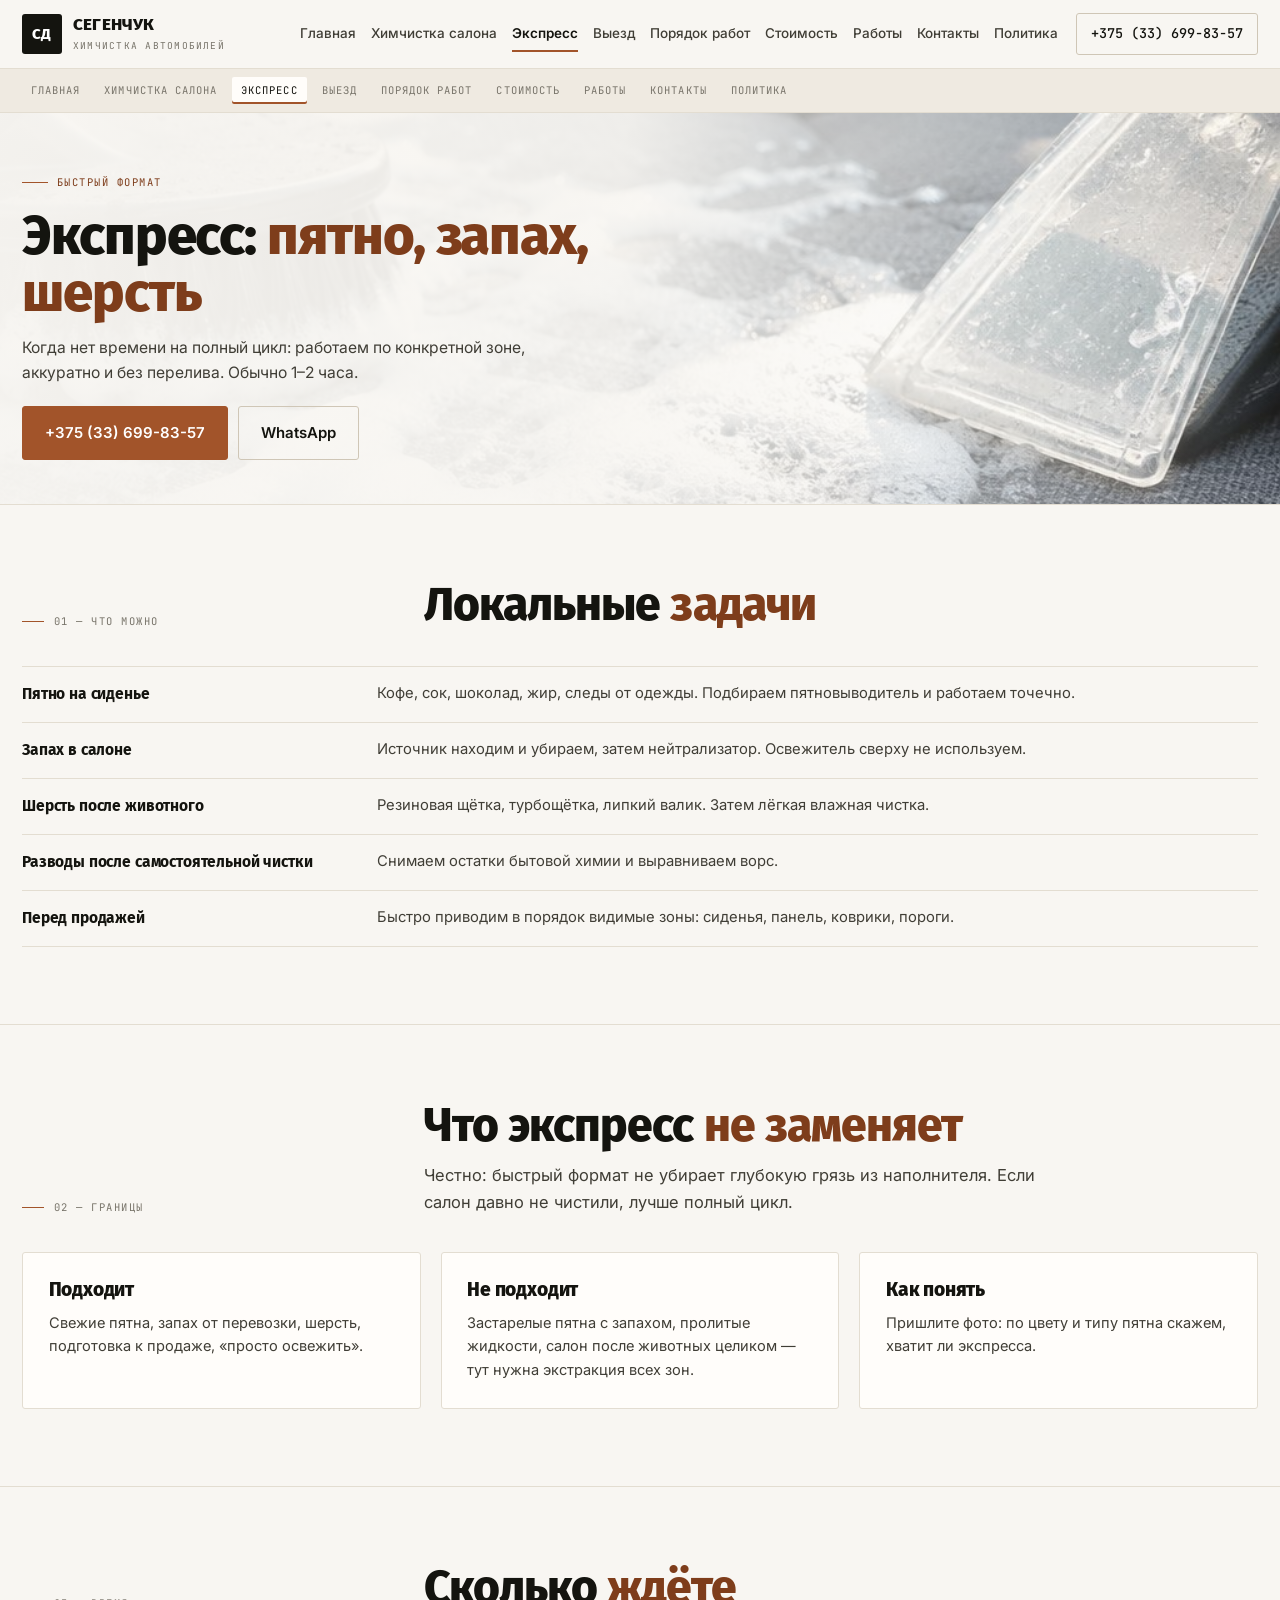
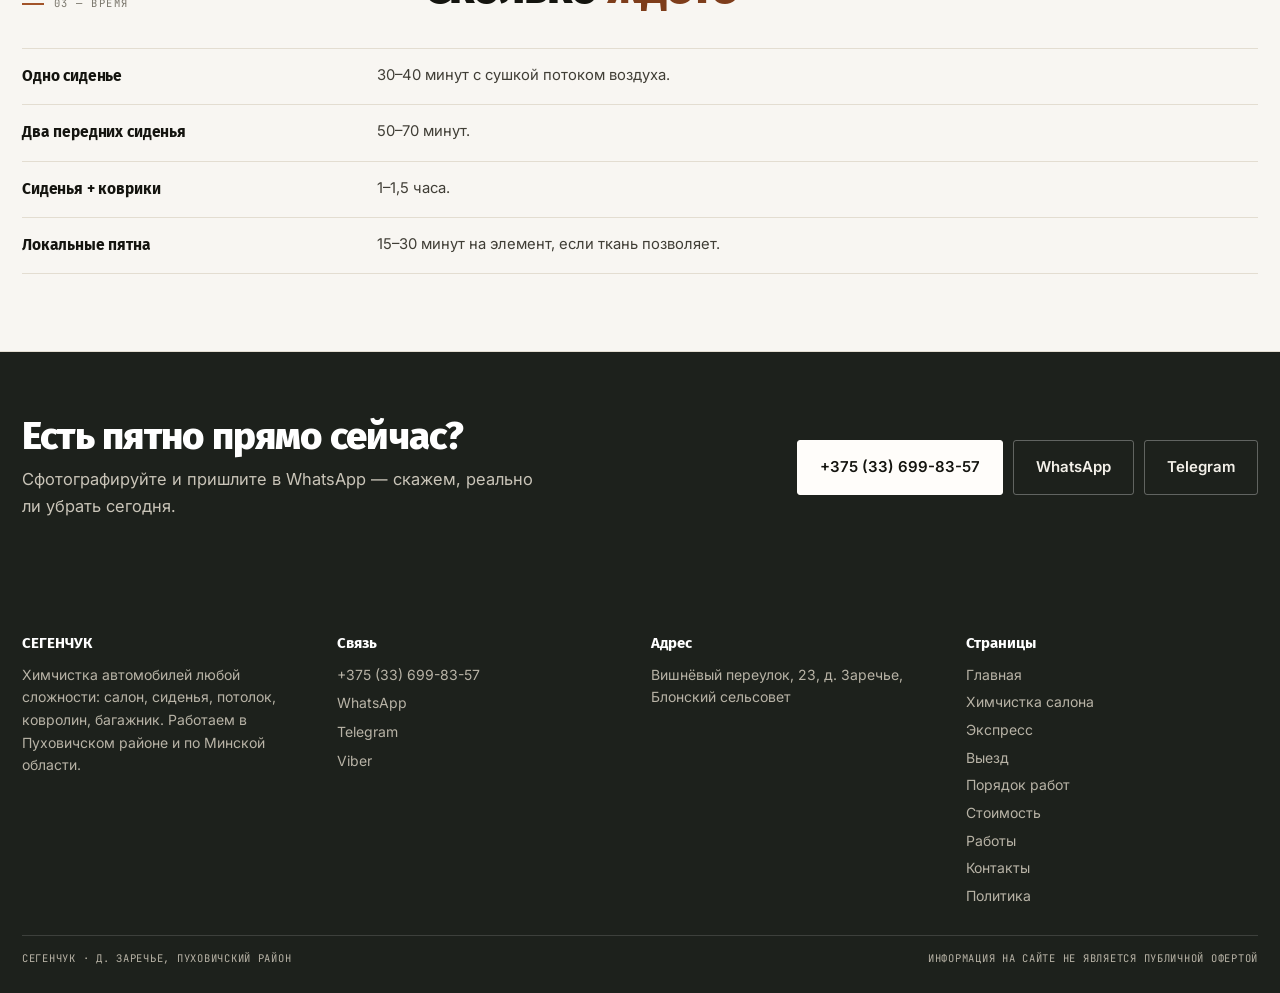
<file: ekspress.html>
<!doctype html>
<html lang="ru">
<head>
<meta charset="utf-8">
<meta name="viewport" content="width=device-width,initial-scale=1">
<title>Экспресс-химчистка и локальная чистка салона — Сегенчук, Пуховичский район</title>
<meta name="description" content="Экспресс-химчистка авто за 1–2 часа: локальные пятна, сиденья, шерсть, запах. Заречье, Пуховичский район. +375 (33) 699-83-57">
<link rel="icon" href="data:image/svg+xml,%3Csvg xmlns='http://www.w3.org/2000/svg' viewBox='0 0 32 32'%3E%3Crect width='32' height='32' fill='%2314140F'/%3E%3Ctext x='16' y='22' font-family='Arial' font-size='14' font-weight='700' fill='%23fff' text-anchor='middle'%3EСД%3C/text%3E%3C/svg%3E">
<link rel="preconnect" href="https://fonts.googleapis.com"><link rel="preconnect" href="https://fonts.gstatic.com" crossorigin>
<link href="https://fonts.googleapis.com/css2?family=Fira+Sans:wght@400;500;600;700;800&family=Inter:wght@400;500;600&family=JetBrains+Mono:wght@400;500&display=swap" rel="stylesheet">
<style>
:root{--paper:#F8F6F2;--ink:#14140F;--ink2:#403E36;--muted:#78746A;--line:#E3DDD1;--line2:#CFC6B6;--clay:#A2542A;--clay-d:#7E3D1B;--white:#FFFDFA;--deep:#1D211C;--muted2:#9E9989;--d:'Fira Sans',system-ui,sans-serif;--b:'Inter',system-ui,sans-serif;--m:'JetBrains Mono',monospace;--max:1280px;--pad:22px;--r:3px}
*{box-sizing:border-box}body{margin:0;background:var(--paper);color:var(--ink);font:400 16.5px/1.62 var(--b);-webkit-font-smoothing:antialiased;overflow-x:hidden}
img{max-width:100%;display:block}a{color:inherit;text-decoration:none}button{font:inherit;color:inherit;background:none;border:0;cursor:pointer}
[hidden]{display:none!important}body.is-locked{overflow:hidden}
.wrap{width:min(var(--max),100% - var(--pad)*2);margin:0 auto}
h1,h2,h3{margin:0;font-family:var(--d);font-weight:800;letter-spacing:-.02em;line-height:1.06}
h1{font-size:clamp(2.2rem,5.6vw,4.3rem)}h2{font-size:clamp(1.7rem,3.6vw,2.95rem)}
p{margin:0 0 1em}p:last-child{margin-bottom:0}em{font-style:normal;color:var(--clay-d)}
.header{position:sticky;top:0;z-index:60;background:rgba(248,246,242,.96);backdrop-filter:blur(10px);border-bottom:1px solid var(--line)}
.header__in{display:flex;align-items:center;gap:18px;padding:13px 0}
.logo{display:flex;align-items:center;gap:11px;min-width:0}
.logo__mark{width:40px;height:40px;flex:none;display:grid;place-items:center;border-radius:var(--r);background:var(--ink);color:#fff;font-family:var(--d);font-weight:800;font-size:15px}
.logo__txt{display:flex;flex-direction:column;min-width:0;overflow:hidden}
.logo__txt b{font-family:var(--d);font-size:17px;font-weight:800;line-height:1.15;white-space:nowrap}
.logo__txt i{font-style:normal;font-family:var(--m);font-size:9.5px;letter-spacing:.13em;text-transform:uppercase;color:var(--muted);margin-top:3px;white-space:nowrap}
.btn{display:inline-flex;align-items:center;justify-content:center;gap:9px;padding:14px 22px;border-radius:var(--r);background:var(--clay);color:#fff;font-weight:600;font-size:15px;border:1px solid var(--clay)}
.btn--ghost{background:transparent;color:var(--ink);border-color:var(--line2)}
.btn--light{background:var(--white);color:var(--ink);border-color:var(--white)}
.hero{position:relative;isolation:isolate;overflow:hidden;border-bottom:1px solid var(--line);background:#E6E2D9}
.hero__bg{position:absolute;inset:0;z-index:-2}
.hero__bg img{width:100%;height:100%;object-fit:cover;object-position:58% 50%}
.hero::after{content:'';position:absolute;inset:0;z-index:-1;background:linear-gradient(94deg,rgba(248,246,242,.985) 0%,rgba(248,246,242,.95) 40%,rgba(248,246,242,.58) 66%,rgba(248,246,242,.08) 92%)}
.hero__in{padding:clamp(34px,5vw,66px) 0 clamp(30px,4vw,54px);min-height:clamp(480px,68vh,700px);display:flex;flex-direction:column;justify-content:flex-end;position:relative}
.hero__lead{margin:18px 0 0;max-width:52ch;font-size:clamp(1rem,1.35vw,1.14rem);color:var(--ink2)}
.hero__acts{display:flex;flex-wrap:wrap;gap:10px;margin-top:24px}
.strip{display:block;border-bottom:1px solid var(--line);background:#EFEAE1}
.strip__in{display:flex;gap:6px;overflow-x:auto;scrollbar-width:none;padding:8px 0}
.strip__in::-webkit-scrollbar{display:none}
.strip a{font-family:var(--m);font-size:10.5px;letter-spacing:.1em;text-transform:uppercase;color:var(--muted);padding:5px 9px;white-space:nowrap}
.strip a.is-on{color:var(--ink);background:var(--white);box-shadow:inset 0 -2px 0 var(--clay)}
.mbar{display:none}
.burger{display:none;width:42px;height:38px;border:1px solid var(--line2);border-radius:var(--r);align-items:center;justify-content:center;flex-direction:column;gap:5px;background:var(--white)}
.burger i{display:block;width:17px;height:1.6px;background:var(--ink)}
.drawer{position:fixed;inset:0;z-index:80;display:none;background:rgba(20,20,15,.5)}
.drawer.is-open{display:block}
.drawer__inner{position:absolute;top:0;right:0;bottom:0;width:min(360px,88vw);background:var(--paper);padding:18px;overflow-y:auto;display:flex;flex-direction:column}
.drawer a.dl{padding:12px 2px;border-bottom:1px solid var(--line);font-family:var(--d);font-size:17px;font-weight:600}
@media(max-width:1099px){.nav,.header__tel{display:none}.burger{display:flex;margin-left:auto}.strip{display:none}.mbar{display:flex;position:fixed;left:0;right:0;bottom:0;z-index:70;background:#FFFDFA;border-top:1px solid var(--line);padding:8px 10px;gap:8px}body{padding-bottom:62px}}
.mbar a{flex:1;display:flex;align-items:center;justify-content:center;padding:11px 6px;border:1px solid var(--line2);border-radius:var(--r);font-size:13px;font-weight:600}
.mbar a.p{background:var(--clay);border-color:var(--clay);color:#fff}
</style>
<link rel="stylesheet" href="assets/css/site.v1.css">
</head>
<body>
<header class="header"><div class="wrap header__in">
<a class="logo" href="index.html"><span class="logo__mark">СД</span><span class="logo__txt"><b>СЕГЕНЧУК</b><i>химчистка автомобилей</i></span></a>
<nav class="nav"><a href="index.html">Главная</a><a href="himchistka.html">Химчистка салона</a><a href="ekspress.html" aria-current="page">Экспресс</a><a href="vyiezd.html">Выезд</a><a href="process.html">Порядок работ</a><a href="cena.html">Стоимость</a><a href="raboty.html">Работы</a><a href="kontakty.html">Контакты</a><a href="politika.html">Политика</a></nav>
<a class="header__tel" href="tel:+375336998357">+375 (33) 699-83-57</a>
<button class="burger" id="burger" type="button" aria-label="Открыть меню" aria-expanded="false" aria-controls="drawer"><i></i><i></i><i></i></button>
</div></header>
<div class="strip"><div class="wrap strip__in"><a href="index.html">Главная</a><a href="himchistka.html">Химчистка салона</a><a href="ekspress.html" class="is-on">Экспресс</a><a href="vyiezd.html">Выезд</a><a href="process.html">Порядок работ</a><a href="cena.html">Стоимость</a><a href="raboty.html">Работы</a><a href="kontakty.html">Контакты</a><a href="politika.html">Политика</a></div></div>
<main><section class="phero">
<div class="phero__bg"><img src="assets/img/foam.jpg" alt="Пена на обивке сиденья" width="1100" height="620"></div>
<div class="wrap phero__in">
<span class="kick">быстрый формат</span>
<h1>Экспресс: <em>пятно, запах, шерсть</em></h1>
<p class="phero__lead">Когда нет времени на полный цикл: работаем по конкретной зоне, аккуратно и без перелива. Обычно 1–2 часа.</p>
<div class="phero__acts"><a class="btn" href="tel:+375336998357">+375 (33) 699-83-57</a><a class="btn btn--ghost" href="https://wa.me/375336998357" target="_blank" rel="noopener">WhatsApp</a></div>
</div></section><section class="sect section--white"><div class="wrap">
<div class="sect__head"><div class="sect__label">01 — что можно</div><div class="sect__main"><h2>Локальные <em>задачи</em></h2></div></div>
<div class="rows"><div class="row"><b>Пятно на сиденье</b><span>Кофе, сок, шоколад, жир, следы от одежды. Подбираем пятновыводитель и работаем точечно.</span></div><div class="row"><b>Запах в салоне</b><span>Источник находим и убираем, затем нейтрализатор. Освежитель сверху не используем.</span></div><div class="row"><b>Шерсть после животного</b><span>Резиновая щётка, турбощётка, липкий валик. Затем лёгкая влажная чистка.</span></div><div class="row"><b>Разводы после самостоятельной чистки</b><span>Снимаем остатки бытовой химии и выравниваем ворс.</span></div><div class="row"><b>Перед продажей</b><span>Быстро приводим в порядок видимые зоны: сиденья, панель, коврики, пороги.</span></div></div></div></section>
<section class="sect "><div class="wrap">
<div class="sect__head"><div class="sect__label">02 — границы</div><div class="sect__main"><h2>Что экспресс <em>не заменяет</em></h2><p class="sect__lead">Честно: быстрый формат не убирает глубокую грязь из наполнителя. Если салон давно не чистили, лучше полный цикл.</p></div></div>
<div class="cards"><div class="card"><h3>Подходит</h3><p>Свежие пятна, запах от перевозки, шерсть, подготовка к продаже, «просто освежить».</p></div><div class="card"><h3>Не подходит</h3><p>Застарелые пятна с запахом, пролитые жидкости, салон после животных целиком — тут нужна экстракция всех зон.</p></div><div class="card"><h3>Как понять</h3><p>Пришлите фото: по цвету и типу пятна скажем, хватит ли экспресса.</p></div></div></div></section>
<section class="sect section--white"><div class="wrap">
<div class="sect__head"><div class="sect__label">03 — время</div><div class="sect__main"><h2>Сколько <em>ждёте</em></h2></div></div>
<div class="rows"><div class="row"><b>Одно сиденье</b><span>30–40 минут с сушкой потоком воздуха.</span></div><div class="row"><b>Два передних сиденья</b><span>50–70 минут.</span></div><div class="row"><b>Сиденья + коврики</b><span>1–1,5 часа.</span></div><div class="row"><b>Локальные пятна</b><span>15–30 минут на элемент, если ткань позволяет.</span></div></div></div></section>
<section class="cta"><div class="wrap cta__in">
<div><h2>Есть пятно прямо сейчас?</h2><p>Сфотографируйте и пришлите в WhatsApp — скажем, реально ли убрать сегодня.</p></div>
<div class="cta__acts"><a class="btn btn--light" href="tel:+375336998357">+375 (33) 699-83-57</a><a class="btn btn--ghost" href="https://wa.me/375336998357" target="_blank" rel="noopener">WhatsApp</a><a class="btn btn--ghost" href="https://t.me/+375336998357" target="_blank" rel="noopener">Telegram</a></div>
</div></section></main>
<footer class="footer"><div class="wrap">
<div class="footer__grid">
<div><b>СЕГЕНЧУК</b><p style="margin:0;color:#B8B3A6">Химчистка автомобилей любой сложности: салон, сиденья, потолок, ковролин, багажник. Работаем в Пуховичском районе и по Минской области.</p></div>
<div><b>Связь</b><a href="tel:+375336998357" style="display:block;margin-bottom:6px">+375 (33) 699-83-57</a><a href="https://wa.me/375336998357" target="_blank" rel="noopener" style="display:block;margin-bottom:6px">WhatsApp</a><a href="https://t.me/+375336998357" target="_blank" rel="noopener" style="display:block;margin-bottom:6px">Telegram</a><a href="viber://chat?number=%2B375336998357">Viber</a></div>
<div><b>Адрес</b><p style="margin:0">Вишнёвый переулок, 23, д. Заречье, Блонский сельсовет</p></div>
<div><b>Страницы</b><a href="index.html" style="display:block;margin-bottom:5px">Главная</a><a href="himchistka.html" style="display:block;margin-bottom:5px">Химчистка салона</a><a href="ekspress.html" style="display:block;margin-bottom:5px">Экспресс</a><a href="vyiezd.html" style="display:block;margin-bottom:5px">Выезд</a><a href="process.html" style="display:block;margin-bottom:5px">Порядок работ</a><a href="cena.html" style="display:block;margin-bottom:5px">Стоимость</a><a href="raboty.html" style="display:block;margin-bottom:5px">Работы</a><a href="kontakty.html" style="display:block;margin-bottom:5px">Контакты</a><a href="politika.html" style="display:block;margin-bottom:5px">Политика</a></div>
</div>
<div class="footer__bot"><span>СЕГЕНЧУК · д. Заречье, Пуховичский район</span><span>Информация на сайте не является публичной офертой</span></div>
</div></footer>
<div class="drawer" id="drawer" aria-hidden="true">
<div class="drawer__inner" role="dialog" aria-modal="true" aria-label="Меню">
<div class="drawer__top"><span class="logo__txt"><b>СЕГЕНЧУК</b><i>химчистка автомобилей</i></span><button class="drawer__close" id="drawerClose" type="button" aria-label="Закрыть меню">×</button></div>
<a class="dl" href="index.html">Главная</a><a class="dl" href="himchistka.html">Химчистка салона</a><a class="dl" href="ekspress.html">Экспресс</a><a class="dl" href="vyiezd.html">Выезд</a><a class="dl" href="process.html">Порядок работ</a><a class="dl" href="cena.html">Стоимость</a><a class="dl" href="raboty.html">Работы</a><a class="dl" href="kontakty.html">Контакты</a><a class="dl" href="politika.html">Политика</a>
<a class="btn" href="tel:+375336998357">+375 (33) 699-83-57</a>
</div></div>
<div class="mbar"><a class="p" href="tel:+375336998357">Позвонить</a><a href="https://wa.me/375336998357" target="_blank" rel="noopener">WhatsApp</a><a href="https://t.me/+375336998357" target="_blank" rel="noopener">Telegram</a></div>
<script src="assets/js/main.v1.js" defer></script>
</body>
</html>
</file>
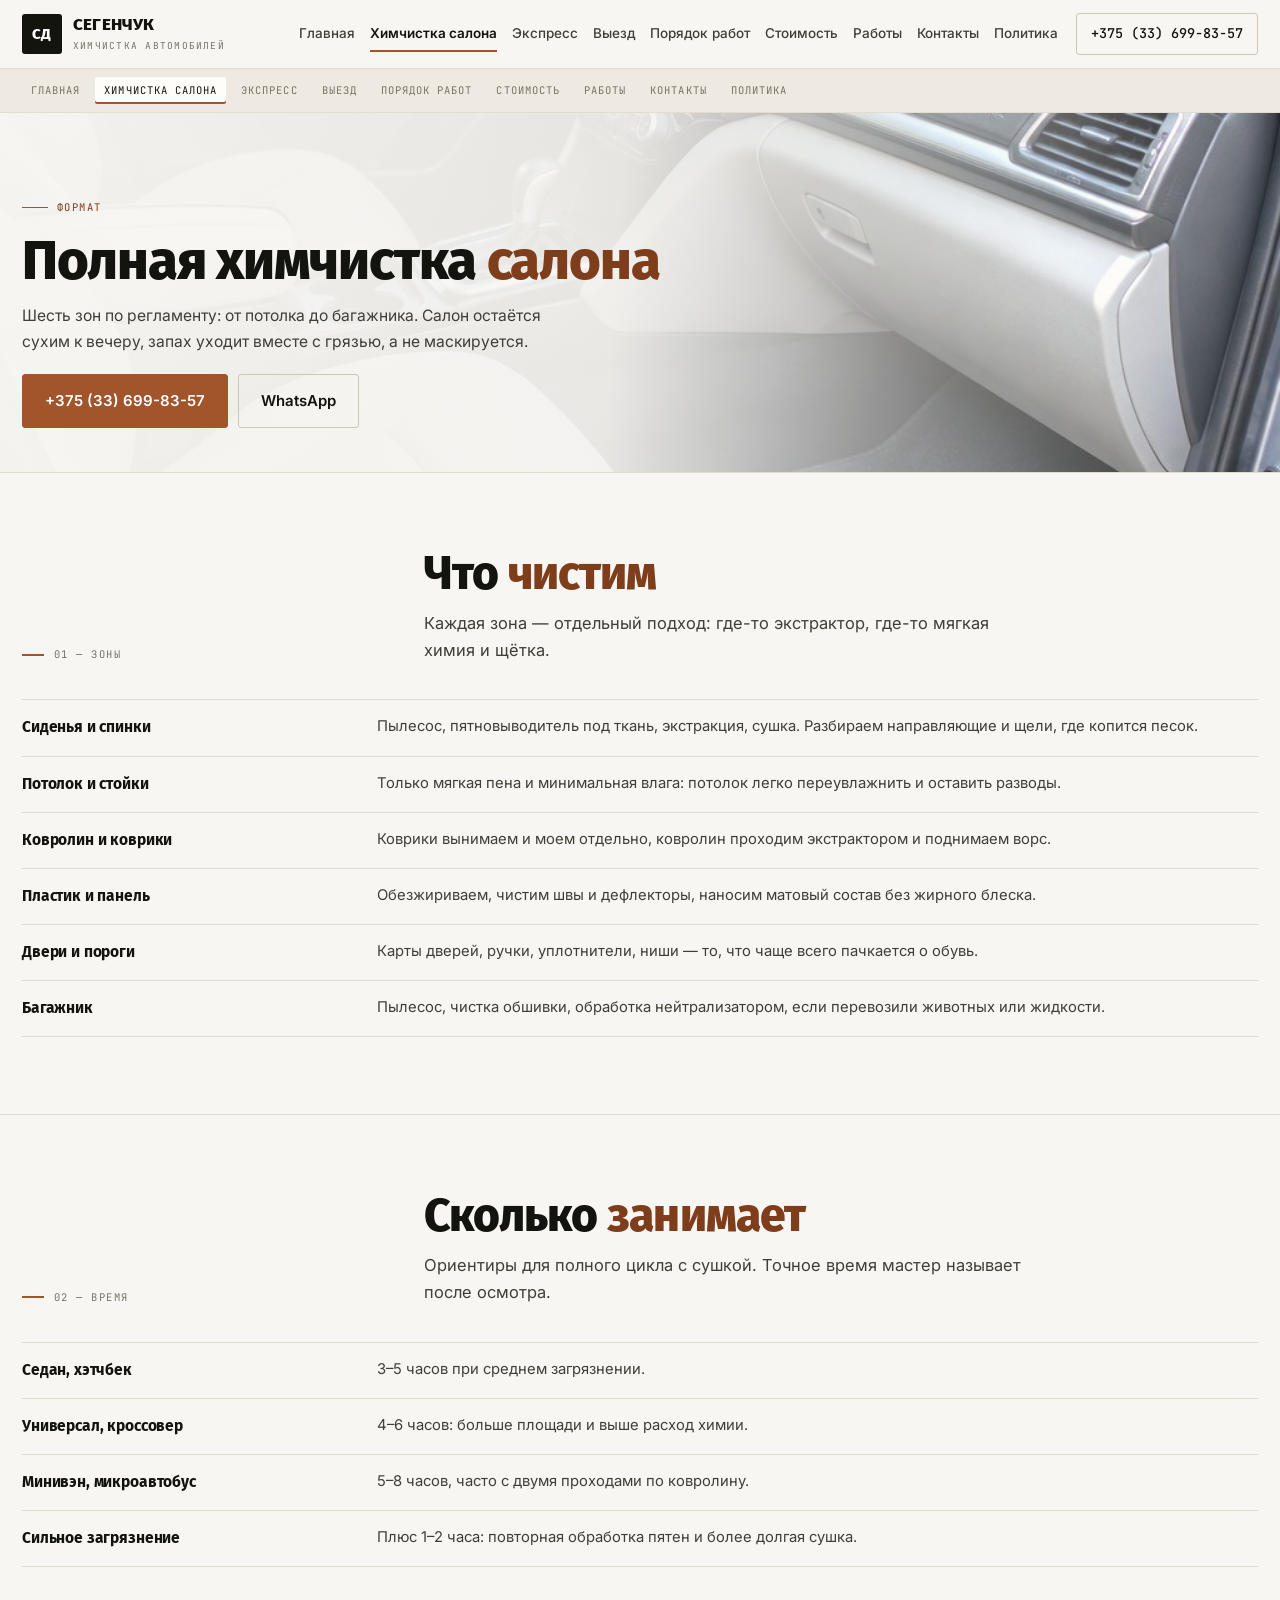
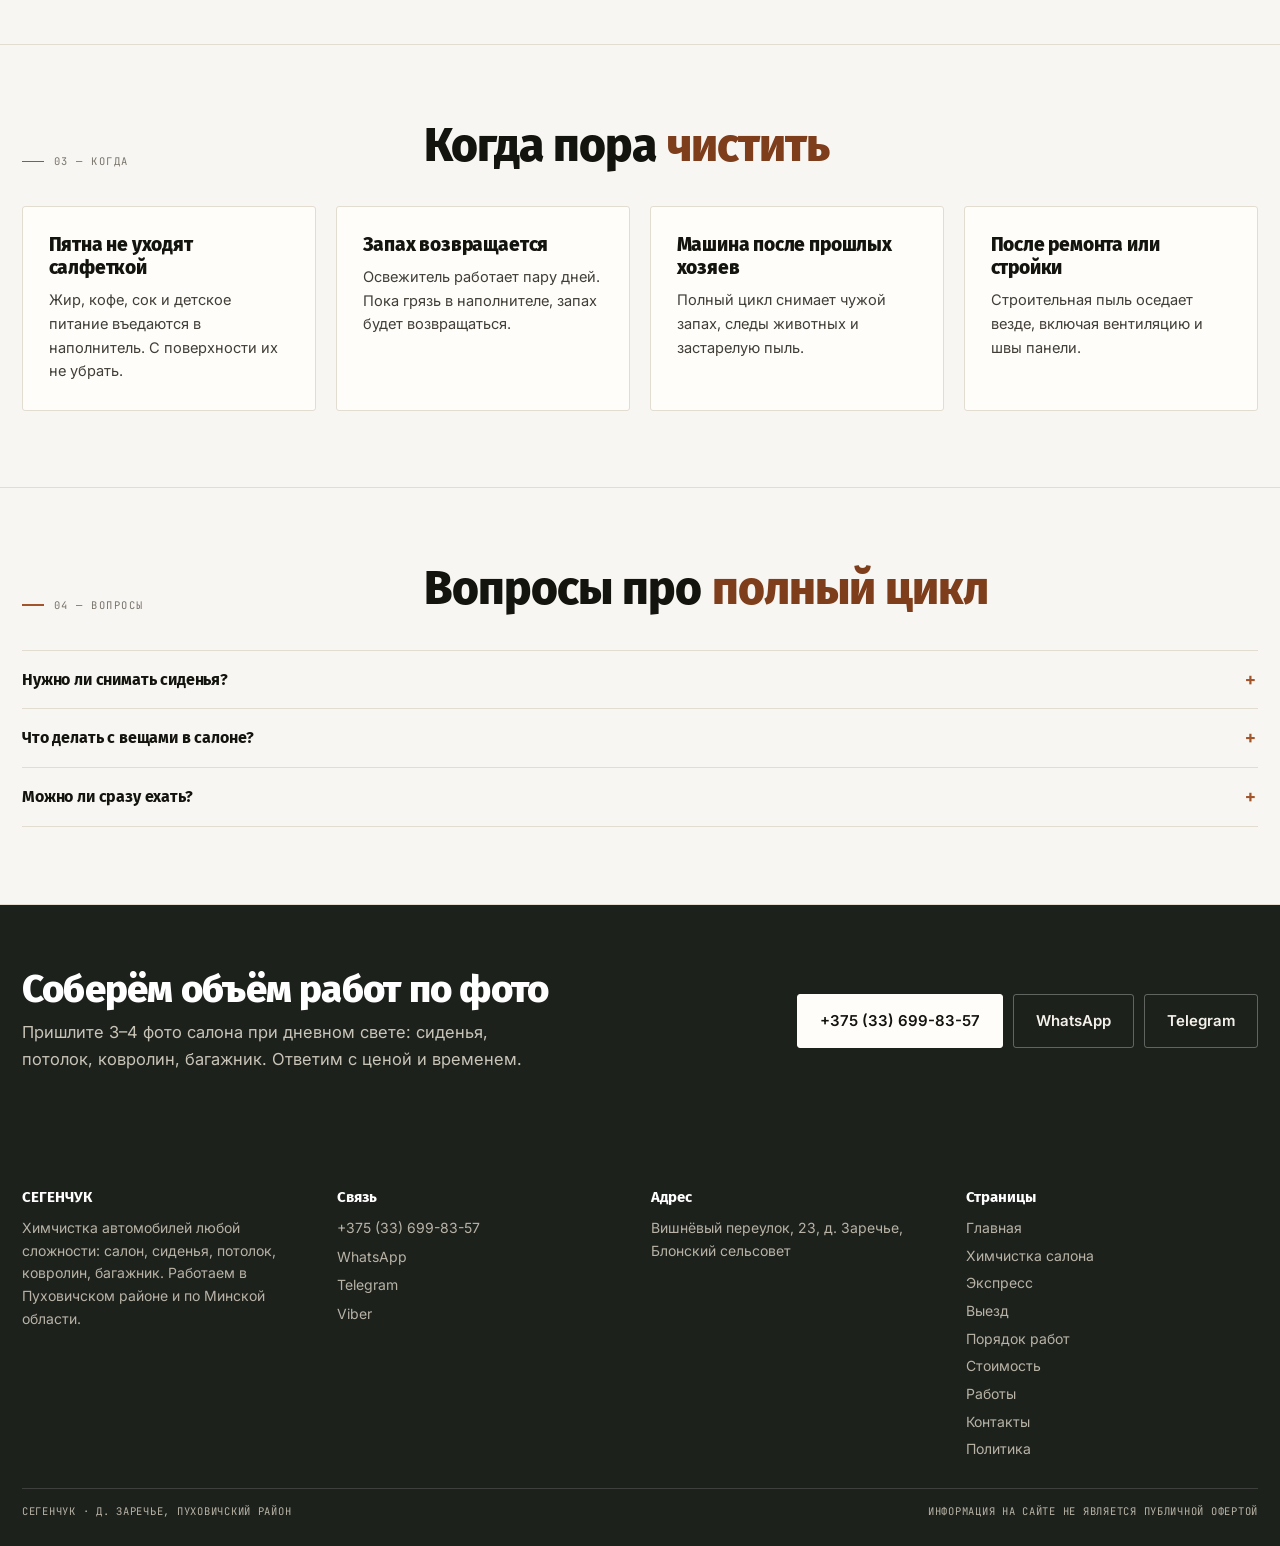
<file: himchistka.html>
<!doctype html>
<html lang="ru">
<head>
<meta charset="utf-8">
<meta name="viewport" content="width=device-width,initial-scale=1">
<title>Полная химчистка салона автомобиля — Даниил Сегенчук, Заречье</title>
<meta name="description" content="Полная химчистка салона авто: сиденья, потолок, стойки, ковролин, багажник, пластик. Экстракция, сушка, нейтрализация запаха. +375 (33) 699-83-57">
<link rel="icon" href="data:image/svg+xml,%3Csvg xmlns='http://www.w3.org/2000/svg' viewBox='0 0 32 32'%3E%3Crect width='32' height='32' fill='%2314140F'/%3E%3Ctext x='16' y='22' font-family='Arial' font-size='14' font-weight='700' fill='%23fff' text-anchor='middle'%3EСД%3C/text%3E%3C/svg%3E">
<link rel="preconnect" href="https://fonts.googleapis.com"><link rel="preconnect" href="https://fonts.gstatic.com" crossorigin>
<link href="https://fonts.googleapis.com/css2?family=Fira+Sans:wght@400;500;600;700;800&family=Inter:wght@400;500;600&family=JetBrains+Mono:wght@400;500&display=swap" rel="stylesheet">
<style>
:root{--paper:#F8F6F2;--ink:#14140F;--ink2:#403E36;--muted:#78746A;--line:#E3DDD1;--line2:#CFC6B6;--clay:#A2542A;--clay-d:#7E3D1B;--white:#FFFDFA;--deep:#1D211C;--muted2:#9E9989;--d:'Fira Sans',system-ui,sans-serif;--b:'Inter',system-ui,sans-serif;--m:'JetBrains Mono',monospace;--max:1280px;--pad:22px;--r:3px}
*{box-sizing:border-box}body{margin:0;background:var(--paper);color:var(--ink);font:400 16.5px/1.62 var(--b);-webkit-font-smoothing:antialiased;overflow-x:hidden}
img{max-width:100%;display:block}a{color:inherit;text-decoration:none}button{font:inherit;color:inherit;background:none;border:0;cursor:pointer}
[hidden]{display:none!important}body.is-locked{overflow:hidden}
.wrap{width:min(var(--max),100% - var(--pad)*2);margin:0 auto}
h1,h2,h3{margin:0;font-family:var(--d);font-weight:800;letter-spacing:-.02em;line-height:1.06}
h1{font-size:clamp(2.2rem,5.6vw,4.3rem)}h2{font-size:clamp(1.7rem,3.6vw,2.95rem)}
p{margin:0 0 1em}p:last-child{margin-bottom:0}em{font-style:normal;color:var(--clay-d)}
.header{position:sticky;top:0;z-index:60;background:rgba(248,246,242,.96);backdrop-filter:blur(10px);border-bottom:1px solid var(--line)}
.header__in{display:flex;align-items:center;gap:18px;padding:13px 0}
.logo{display:flex;align-items:center;gap:11px;min-width:0}
.logo__mark{width:40px;height:40px;flex:none;display:grid;place-items:center;border-radius:var(--r);background:var(--ink);color:#fff;font-family:var(--d);font-weight:800;font-size:15px}
.logo__txt{display:flex;flex-direction:column;min-width:0;overflow:hidden}
.logo__txt b{font-family:var(--d);font-size:17px;font-weight:800;line-height:1.15;white-space:nowrap}
.logo__txt i{font-style:normal;font-family:var(--m);font-size:9.5px;letter-spacing:.13em;text-transform:uppercase;color:var(--muted);margin-top:3px;white-space:nowrap}
.btn{display:inline-flex;align-items:center;justify-content:center;gap:9px;padding:14px 22px;border-radius:var(--r);background:var(--clay);color:#fff;font-weight:600;font-size:15px;border:1px solid var(--clay)}
.btn--ghost{background:transparent;color:var(--ink);border-color:var(--line2)}
.btn--light{background:var(--white);color:var(--ink);border-color:var(--white)}
.hero{position:relative;isolation:isolate;overflow:hidden;border-bottom:1px solid var(--line);background:#E6E2D9}
.hero__bg{position:absolute;inset:0;z-index:-2}
.hero__bg img{width:100%;height:100%;object-fit:cover;object-position:58% 50%}
.hero::after{content:'';position:absolute;inset:0;z-index:-1;background:linear-gradient(94deg,rgba(248,246,242,.985) 0%,rgba(248,246,242,.95) 40%,rgba(248,246,242,.58) 66%,rgba(248,246,242,.08) 92%)}
.hero__in{padding:clamp(34px,5vw,66px) 0 clamp(30px,4vw,54px);min-height:clamp(480px,68vh,700px);display:flex;flex-direction:column;justify-content:flex-end;position:relative}
.hero__lead{margin:18px 0 0;max-width:52ch;font-size:clamp(1rem,1.35vw,1.14rem);color:var(--ink2)}
.hero__acts{display:flex;flex-wrap:wrap;gap:10px;margin-top:24px}
.strip{display:block;border-bottom:1px solid var(--line);background:#EFEAE1}
.strip__in{display:flex;gap:6px;overflow-x:auto;scrollbar-width:none;padding:8px 0}
.strip__in::-webkit-scrollbar{display:none}
.strip a{font-family:var(--m);font-size:10.5px;letter-spacing:.1em;text-transform:uppercase;color:var(--muted);padding:5px 9px;white-space:nowrap}
.strip a.is-on{color:var(--ink);background:var(--white);box-shadow:inset 0 -2px 0 var(--clay)}
.mbar{display:none}
.burger{display:none;width:42px;height:38px;border:1px solid var(--line2);border-radius:var(--r);align-items:center;justify-content:center;flex-direction:column;gap:5px;background:var(--white)}
.burger i{display:block;width:17px;height:1.6px;background:var(--ink)}
.drawer{position:fixed;inset:0;z-index:80;display:none;background:rgba(20,20,15,.5)}
.drawer.is-open{display:block}
.drawer__inner{position:absolute;top:0;right:0;bottom:0;width:min(360px,88vw);background:var(--paper);padding:18px;overflow-y:auto;display:flex;flex-direction:column}
.drawer a.dl{padding:12px 2px;border-bottom:1px solid var(--line);font-family:var(--d);font-size:17px;font-weight:600}
@media(max-width:1099px){.nav,.header__tel{display:none}.burger{display:flex;margin-left:auto}.strip{display:none}.mbar{display:flex;position:fixed;left:0;right:0;bottom:0;z-index:70;background:#FFFDFA;border-top:1px solid var(--line);padding:8px 10px;gap:8px}body{padding-bottom:62px}}
.mbar a{flex:1;display:flex;align-items:center;justify-content:center;padding:11px 6px;border:1px solid var(--line2);border-radius:var(--r);font-size:13px;font-weight:600}
.mbar a.p{background:var(--clay);border-color:var(--clay);color:#fff}
</style>
<link rel="stylesheet" href="assets/css/site.v1.css">
</head>
<body>
<header class="header"><div class="wrap header__in">
<a class="logo" href="index.html"><span class="logo__mark">СД</span><span class="logo__txt"><b>СЕГЕНЧУК</b><i>химчистка автомобилей</i></span></a>
<nav class="nav"><a href="index.html">Главная</a><a href="himchistka.html" aria-current="page">Химчистка салона</a><a href="ekspress.html">Экспресс</a><a href="vyiezd.html">Выезд</a><a href="process.html">Порядок работ</a><a href="cena.html">Стоимость</a><a href="raboty.html">Работы</a><a href="kontakty.html">Контакты</a><a href="politika.html">Политика</a></nav>
<a class="header__tel" href="tel:+375336998357">+375 (33) 699-83-57</a>
<button class="burger" id="burger" type="button" aria-label="Открыть меню" aria-expanded="false" aria-controls="drawer"><i></i><i></i><i></i></button>
</div></header>
<div class="strip"><div class="wrap strip__in"><a href="index.html">Главная</a><a href="himchistka.html" class="is-on">Химчистка салона</a><a href="ekspress.html">Экспресс</a><a href="vyiezd.html">Выезд</a><a href="process.html">Порядок работ</a><a href="cena.html">Стоимость</a><a href="raboty.html">Работы</a><a href="kontakty.html">Контакты</a><a href="politika.html">Политика</a></div></div>
<main><section class="phero">
<div class="phero__bg"><img src="assets/img/clean.jpg" alt="Салон автомобиля после химчистки" width="1100" height="620"></div>
<div class="wrap phero__in">
<span class="kick">формат</span>
<h1>Полная химчистка <em>салона</em></h1>
<p class="phero__lead">Шесть зон по регламенту: от потолка до багажника. Салон остаётся сухим к вечеру, запах уходит вместе с грязью, а не маскируется.</p>
<div class="phero__acts"><a class="btn" href="tel:+375336998357">+375 (33) 699-83-57</a><a class="btn btn--ghost" href="https://wa.me/375336998357" target="_blank" rel="noopener">WhatsApp</a></div>
</div></section><section class="sect section--white"><div class="wrap">
<div class="sect__head"><div class="sect__label">01 — зоны</div><div class="sect__main"><h2>Что <em>чистим</em></h2><p class="sect__lead">Каждая зона — отдельный подход: где-то экстрактор, где-то мягкая химия и щётка.</p></div></div>
<div class="rows"><div class="row"><b>Сиденья и спинки</b><span>Пылесос, пятновыводитель под ткань, экстракция, сушка. Разбираем направляющие и щели, где копится песок.</span></div><div class="row"><b>Потолок и стойки</b><span>Только мягкая пена и минимальная влага: потолок легко переувлажнить и оставить разводы.</span></div><div class="row"><b>Ковролин и коврики</b><span>Коврики вынимаем и моем отдельно, ковролин проходим экстрактором и поднимаем ворс.</span></div><div class="row"><b>Пластик и панель</b><span>Обезжириваем, чистим швы и дефлекторы, наносим матовый состав без жирного блеска.</span></div><div class="row"><b>Двери и пороги</b><span>Карты дверей, ручки, уплотнители, ниши — то, что чаще всего пачкается о обувь.</span></div><div class="row"><b>Багажник</b><span>Пылесос, чистка обшивки, обработка нейтрализатором, если перевозили животных или жидкости.</span></div></div></div></section>
<section class="sect "><div class="wrap">
<div class="sect__head"><div class="sect__label">02 — время</div><div class="sect__main"><h2>Сколько <em>занимает</em></h2><p class="sect__lead">Ориентиры для полного цикла с сушкой. Точное время мастер называет после осмотра.</p></div></div>
<div class="rows"><div class="row"><b>Седан, хэтчбек</b><span>3–5 часов при среднем загрязнении.</span></div><div class="row"><b>Универсал, кроссовер</b><span>4–6 часов: больше площади и выше расход химии.</span></div><div class="row"><b>Минивэн, микроавтобус</b><span>5–8 часов, часто с двумя проходами по ковролину.</span></div><div class="row"><b>Сильное загрязнение</b><span>Плюс 1–2 часа: повторная обработка пятен и более долгая сушка.</span></div></div></div></section>
<section class="sect section--white"><div class="wrap">
<div class="sect__head"><div class="sect__label">03 — когда</div><div class="sect__main"><h2>Когда пора <em>чистить</em></h2></div></div>
<div class="cards"><div class="card"><h3>Пятна не уходят салфеткой</h3><p>Жир, кофе, сок и детское питание въедаются в наполнитель. С поверхности их не убрать.</p></div><div class="card"><h3>Запах возвращается</h3><p>Освежитель работает пару дней. Пока грязь в наполнителе, запах будет возвращаться.</p></div><div class="card"><h3>Машина после прошлых хозяев</h3><p>Полный цикл снимает чужой запах, следы животных и застарелую пыль.</p></div><div class="card"><h3>После ремонта или стройки</h3><p>Строительная пыль оседает везде, включая вентиляцию и швы панели.</p></div></div></div></section>
<section class="sect "><div class="wrap">
<div class="sect__head"><div class="sect__label">04 — вопросы</div><div class="sect__main"><h2>Вопросы про <em>полный цикл</em></h2></div></div>
<div class="faq"><details><summary>Нужно ли снимать сиденья?</summary><p>В большинстве случаев нет. Снимаем только при сильном загрязнении или если нужен доступ под ковролин — это согласуем отдельно.</p></details><details><summary>Что делать с вещами в салоне?</summary><p>Выньте личные вещи и документы. Коврики и мелочь из бардачка лучше забрать с собой.</p></details><details><summary>Можно ли сразу ехать?</summary><p>Да, но сиденья будут прохладными и слегка влажными. Полная сушка — 4–6 часов.</p></details></div></div></section>
<section class="cta"><div class="wrap cta__in">
<div><h2>Соберём объём работ по фото</h2><p>Пришлите 3–4 фото салона при дневном свете: сиденья, потолок, ковролин, багажник. Ответим с ценой и временем.</p></div>
<div class="cta__acts"><a class="btn btn--light" href="tel:+375336998357">+375 (33) 699-83-57</a><a class="btn btn--ghost" href="https://wa.me/375336998357" target="_blank" rel="noopener">WhatsApp</a><a class="btn btn--ghost" href="https://t.me/+375336998357" target="_blank" rel="noopener">Telegram</a></div>
</div></section></main>
<footer class="footer"><div class="wrap">
<div class="footer__grid">
<div><b>СЕГЕНЧУК</b><p style="margin:0;color:#B8B3A6">Химчистка автомобилей любой сложности: салон, сиденья, потолок, ковролин, багажник. Работаем в Пуховичском районе и по Минской области.</p></div>
<div><b>Связь</b><a href="tel:+375336998357" style="display:block;margin-bottom:6px">+375 (33) 699-83-57</a><a href="https://wa.me/375336998357" target="_blank" rel="noopener" style="display:block;margin-bottom:6px">WhatsApp</a><a href="https://t.me/+375336998357" target="_blank" rel="noopener" style="display:block;margin-bottom:6px">Telegram</a><a href="viber://chat?number=%2B375336998357">Viber</a></div>
<div><b>Адрес</b><p style="margin:0">Вишнёвый переулок, 23, д. Заречье, Блонский сельсовет</p></div>
<div><b>Страницы</b><a href="index.html" style="display:block;margin-bottom:5px">Главная</a><a href="himchistka.html" style="display:block;margin-bottom:5px">Химчистка салона</a><a href="ekspress.html" style="display:block;margin-bottom:5px">Экспресс</a><a href="vyiezd.html" style="display:block;margin-bottom:5px">Выезд</a><a href="process.html" style="display:block;margin-bottom:5px">Порядок работ</a><a href="cena.html" style="display:block;margin-bottom:5px">Стоимость</a><a href="raboty.html" style="display:block;margin-bottom:5px">Работы</a><a href="kontakty.html" style="display:block;margin-bottom:5px">Контакты</a><a href="politika.html" style="display:block;margin-bottom:5px">Политика</a></div>
</div>
<div class="footer__bot"><span>СЕГЕНЧУК · д. Заречье, Пуховичский район</span><span>Информация на сайте не является публичной офертой</span></div>
</div></footer>
<div class="drawer" id="drawer" aria-hidden="true">
<div class="drawer__inner" role="dialog" aria-modal="true" aria-label="Меню">
<div class="drawer__top"><span class="logo__txt"><b>СЕГЕНЧУК</b><i>химчистка автомобилей</i></span><button class="drawer__close" id="drawerClose" type="button" aria-label="Закрыть меню">×</button></div>
<a class="dl" href="index.html">Главная</a><a class="dl" href="himchistka.html">Химчистка салона</a><a class="dl" href="ekspress.html">Экспресс</a><a class="dl" href="vyiezd.html">Выезд</a><a class="dl" href="process.html">Порядок работ</a><a class="dl" href="cena.html">Стоимость</a><a class="dl" href="raboty.html">Работы</a><a class="dl" href="kontakty.html">Контакты</a><a class="dl" href="politika.html">Политика</a>
<a class="btn" href="tel:+375336998357">+375 (33) 699-83-57</a>
</div></div>
<div class="mbar"><a class="p" href="tel:+375336998357">Позвонить</a><a href="https://wa.me/375336998357" target="_blank" rel="noopener">WhatsApp</a><a href="https://t.me/+375336998357" target="_blank" rel="noopener">Telegram</a></div>
<script src="assets/js/main.v1.js" defer></script>
</body>
</html>
</file>
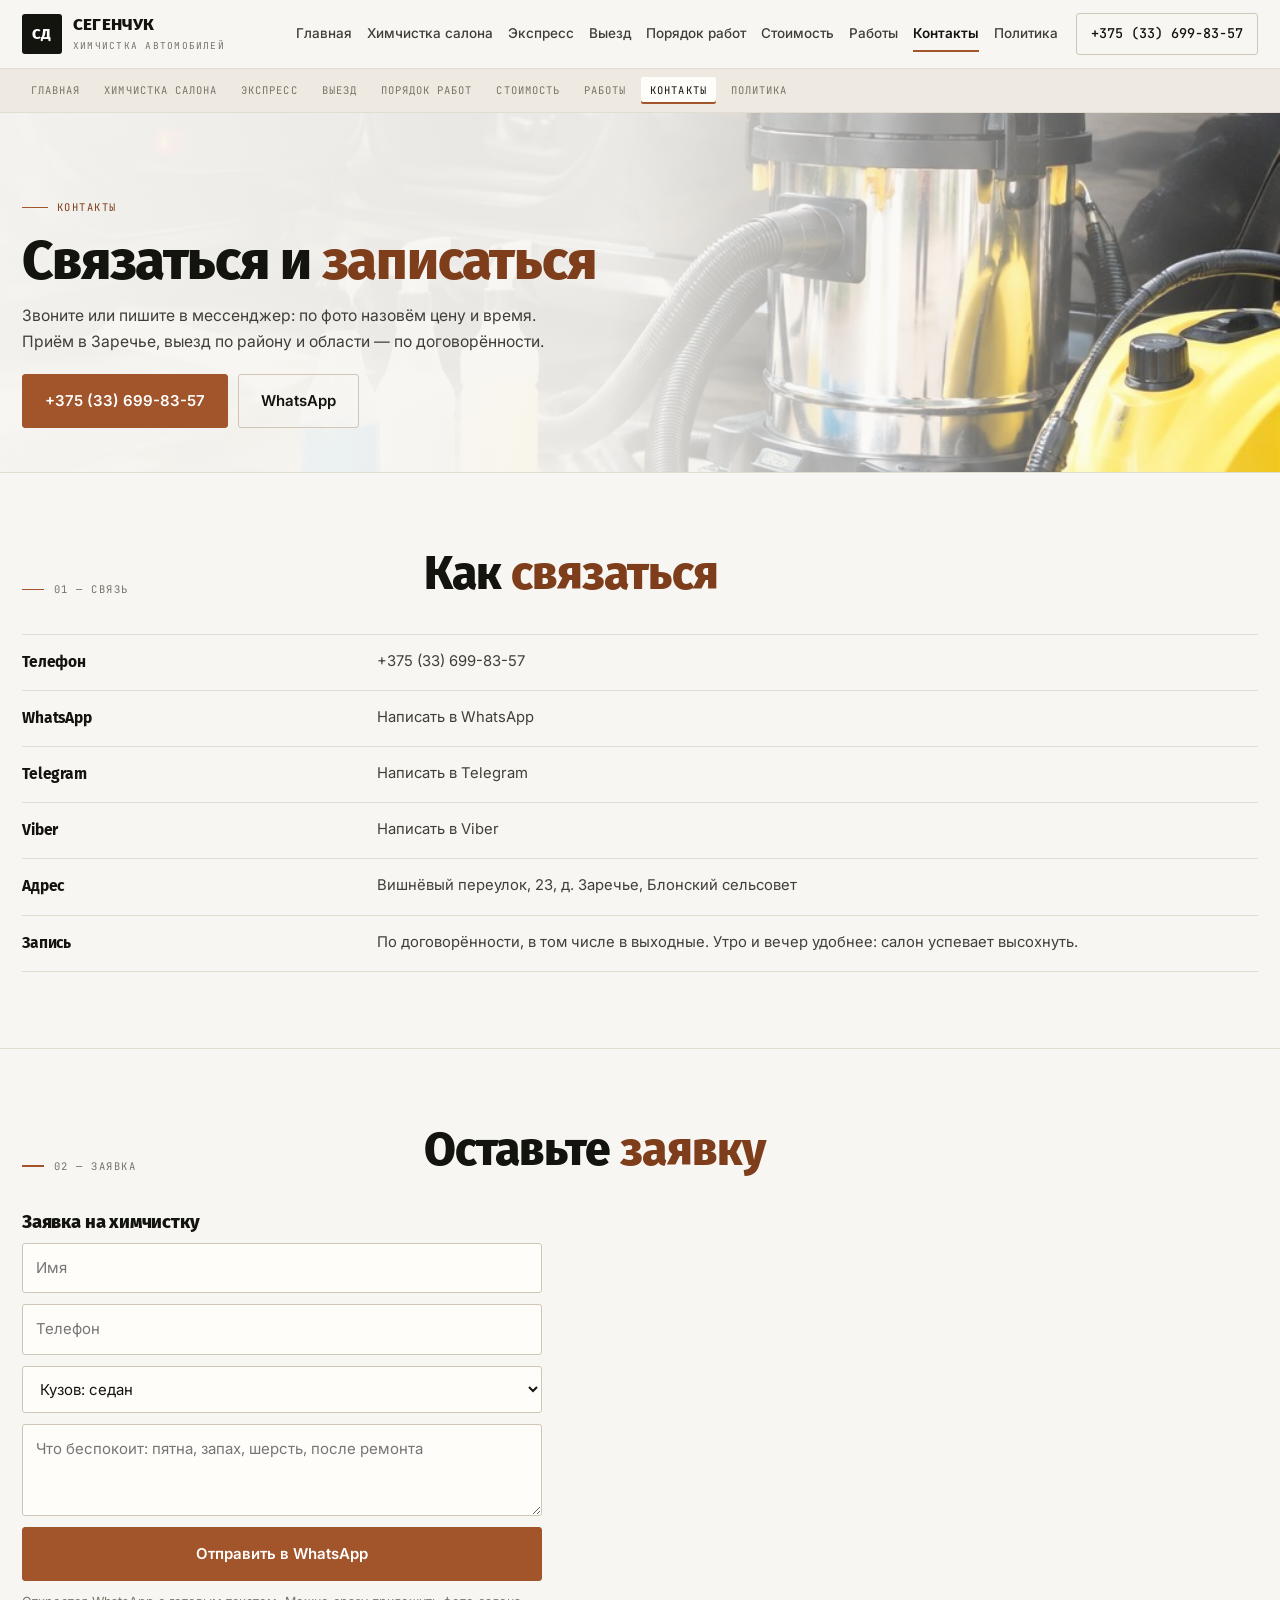
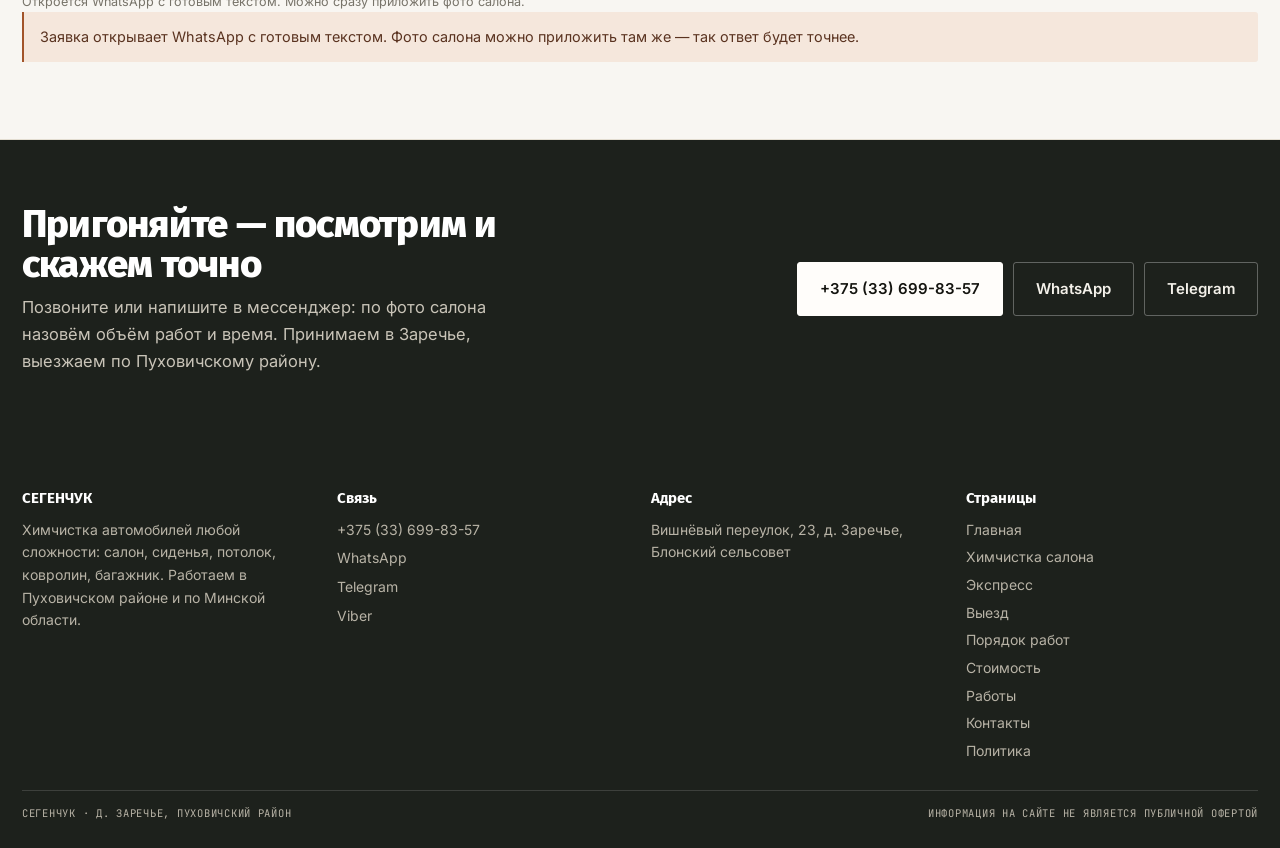
<file: kontakty.html>
<!doctype html>
<html lang="ru">
<head>
<meta charset="utf-8">
<meta name="viewport" content="width=device-width,initial-scale=1">
<title>Контакты — химчистка авто, Заречье, Пуховичский район | Сегенчук</title>
<meta name="description" content="Контакты: +375 (33) 699-83-57, Вишнёвый переулок 23, д. Заречье, Пуховичский район. Химчистка автомобилей по записи.">
<link rel="icon" href="data:image/svg+xml,%3Csvg xmlns='http://www.w3.org/2000/svg' viewBox='0 0 32 32'%3E%3Crect width='32' height='32' fill='%2314140F'/%3E%3Ctext x='16' y='22' font-family='Arial' font-size='14' font-weight='700' fill='%23fff' text-anchor='middle'%3EСД%3C/text%3E%3C/svg%3E">
<link rel="preconnect" href="https://fonts.googleapis.com"><link rel="preconnect" href="https://fonts.gstatic.com" crossorigin>
<link href="https://fonts.googleapis.com/css2?family=Fira+Sans:wght@400;500;600;700;800&family=Inter:wght@400;500;600&family=JetBrains+Mono:wght@400;500&display=swap" rel="stylesheet">
<style>
:root{--paper:#F8F6F2;--ink:#14140F;--ink2:#403E36;--muted:#78746A;--line:#E3DDD1;--line2:#CFC6B6;--clay:#A2542A;--clay-d:#7E3D1B;--white:#FFFDFA;--deep:#1D211C;--muted2:#9E9989;--d:'Fira Sans',system-ui,sans-serif;--b:'Inter',system-ui,sans-serif;--m:'JetBrains Mono',monospace;--max:1280px;--pad:22px;--r:3px}
*{box-sizing:border-box}body{margin:0;background:var(--paper);color:var(--ink);font:400 16.5px/1.62 var(--b);-webkit-font-smoothing:antialiased;overflow-x:hidden}
img{max-width:100%;display:block}a{color:inherit;text-decoration:none}button{font:inherit;color:inherit;background:none;border:0;cursor:pointer}
[hidden]{display:none!important}body.is-locked{overflow:hidden}
.wrap{width:min(var(--max),100% - var(--pad)*2);margin:0 auto}
h1,h2,h3{margin:0;font-family:var(--d);font-weight:800;letter-spacing:-.02em;line-height:1.06}
h1{font-size:clamp(2.2rem,5.6vw,4.3rem)}h2{font-size:clamp(1.7rem,3.6vw,2.95rem)}
p{margin:0 0 1em}p:last-child{margin-bottom:0}em{font-style:normal;color:var(--clay-d)}
.header{position:sticky;top:0;z-index:60;background:rgba(248,246,242,.96);backdrop-filter:blur(10px);border-bottom:1px solid var(--line)}
.header__in{display:flex;align-items:center;gap:18px;padding:13px 0}
.logo{display:flex;align-items:center;gap:11px;min-width:0}
.logo__mark{width:40px;height:40px;flex:none;display:grid;place-items:center;border-radius:var(--r);background:var(--ink);color:#fff;font-family:var(--d);font-weight:800;font-size:15px}
.logo__txt{display:flex;flex-direction:column;min-width:0;overflow:hidden}
.logo__txt b{font-family:var(--d);font-size:17px;font-weight:800;line-height:1.15;white-space:nowrap}
.logo__txt i{font-style:normal;font-family:var(--m);font-size:9.5px;letter-spacing:.13em;text-transform:uppercase;color:var(--muted);margin-top:3px;white-space:nowrap}
.btn{display:inline-flex;align-items:center;justify-content:center;gap:9px;padding:14px 22px;border-radius:var(--r);background:var(--clay);color:#fff;font-weight:600;font-size:15px;border:1px solid var(--clay)}
.btn--ghost{background:transparent;color:var(--ink);border-color:var(--line2)}
.btn--light{background:var(--white);color:var(--ink);border-color:var(--white)}
.hero{position:relative;isolation:isolate;overflow:hidden;border-bottom:1px solid var(--line);background:#E6E2D9}
.hero__bg{position:absolute;inset:0;z-index:-2}
.hero__bg img{width:100%;height:100%;object-fit:cover;object-position:58% 50%}
.hero::after{content:'';position:absolute;inset:0;z-index:-1;background:linear-gradient(94deg,rgba(248,246,242,.985) 0%,rgba(248,246,242,.95) 40%,rgba(248,246,242,.58) 66%,rgba(248,246,242,.08) 92%)}
.hero__in{padding:clamp(34px,5vw,66px) 0 clamp(30px,4vw,54px);min-height:clamp(480px,68vh,700px);display:flex;flex-direction:column;justify-content:flex-end;position:relative}
.hero__lead{margin:18px 0 0;max-width:52ch;font-size:clamp(1rem,1.35vw,1.14rem);color:var(--ink2)}
.hero__acts{display:flex;flex-wrap:wrap;gap:10px;margin-top:24px}
.strip{display:block;border-bottom:1px solid var(--line);background:#EFEAE1}
.strip__in{display:flex;gap:6px;overflow-x:auto;scrollbar-width:none;padding:8px 0}
.strip__in::-webkit-scrollbar{display:none}
.strip a{font-family:var(--m);font-size:10.5px;letter-spacing:.1em;text-transform:uppercase;color:var(--muted);padding:5px 9px;white-space:nowrap}
.strip a.is-on{color:var(--ink);background:var(--white);box-shadow:inset 0 -2px 0 var(--clay)}
.mbar{display:none}
.burger{display:none;width:42px;height:38px;border:1px solid var(--line2);border-radius:var(--r);align-items:center;justify-content:center;flex-direction:column;gap:5px;background:var(--white)}
.burger i{display:block;width:17px;height:1.6px;background:var(--ink)}
.drawer{position:fixed;inset:0;z-index:80;display:none;background:rgba(20,20,15,.5)}
.drawer.is-open{display:block}
.drawer__inner{position:absolute;top:0;right:0;bottom:0;width:min(360px,88vw);background:var(--paper);padding:18px;overflow-y:auto;display:flex;flex-direction:column}
.drawer a.dl{padding:12px 2px;border-bottom:1px solid var(--line);font-family:var(--d);font-size:17px;font-weight:600}
@media(max-width:1099px){.nav,.header__tel{display:none}.burger{display:flex;margin-left:auto}.strip{display:none}.mbar{display:flex;position:fixed;left:0;right:0;bottom:0;z-index:70;background:#FFFDFA;border-top:1px solid var(--line);padding:8px 10px;gap:8px}body{padding-bottom:62px}}
.mbar a{flex:1;display:flex;align-items:center;justify-content:center;padding:11px 6px;border:1px solid var(--line2);border-radius:var(--r);font-size:13px;font-weight:600}
.mbar a.p{background:var(--clay);border-color:var(--clay);color:#fff}
</style>
<link rel="stylesheet" href="assets/css/site.v1.css">
</head>
<body>
<header class="header"><div class="wrap header__in">
<a class="logo" href="index.html"><span class="logo__mark">СД</span><span class="logo__txt"><b>СЕГЕНЧУК</b><i>химчистка автомобилей</i></span></a>
<nav class="nav"><a href="index.html">Главная</a><a href="himchistka.html">Химчистка салона</a><a href="ekspress.html">Экспресс</a><a href="vyiezd.html">Выезд</a><a href="process.html">Порядок работ</a><a href="cena.html">Стоимость</a><a href="raboty.html">Работы</a><a href="kontakty.html" aria-current="page">Контакты</a><a href="politika.html">Политика</a></nav>
<a class="header__tel" href="tel:+375336998357">+375 (33) 699-83-57</a>
<button class="burger" id="burger" type="button" aria-label="Открыть меню" aria-expanded="false" aria-controls="drawer"><i></i><i></i><i></i></button>
</div></header>
<div class="strip"><div class="wrap strip__in"><a href="index.html">Главная</a><a href="himchistka.html">Химчистка салона</a><a href="ekspress.html">Экспресс</a><a href="vyiezd.html">Выезд</a><a href="process.html">Порядок работ</a><a href="cena.html">Стоимость</a><a href="raboty.html">Работы</a><a href="kontakty.html" class="is-on">Контакты</a><a href="politika.html">Политика</a></div></div>
<main><section class="phero">
<div class="phero__bg"><img src="assets/img/kit.jpg" alt="Оборудование для химчистки авто" width="1100" height="620"></div>
<div class="wrap phero__in">
<span class="kick">контакты</span>
<h1>Связаться и <em>записаться</em></h1>
<p class="phero__lead">Звоните или пишите в мессенджер: по фото назовём цену и время. Приём в Заречье, выезд по району и области — по договорённости.</p>
<div class="phero__acts"><a class="btn" href="tel:+375336998357">+375 (33) 699-83-57</a><a class="btn btn--ghost" href="https://wa.me/375336998357" target="_blank" rel="noopener">WhatsApp</a></div>
</div></section><section class="sect section--white"><div class="wrap">
<div class="sect__head"><div class="sect__label">01 — связь</div><div class="sect__main"><h2>Как <em>связаться</em></h2></div></div>
<div class="rows"><div class="row"><b>Телефон</b><span><a href="tel:+375336998357">+375 (33) 699-83-57</a></span></div><div class="row"><b>WhatsApp</b><span><a href="https://wa.me/375336998357" target="_blank" rel="noopener">Написать в WhatsApp</a></span></div><div class="row"><b>Telegram</b><span><a href="https://t.me/+375336998357" target="_blank" rel="noopener">Написать в Telegram</a></span></div><div class="row"><b>Viber</b><span><a href="viber://chat?number=%2B375336998357">Написать в Viber</a></span></div><div class="row"><b>Адрес</b><span>Вишнёвый переулок, 23, д. Заречье, Блонский сельсовет</span></div><div class="row"><b>Запись</b><span>По договорённости, в том числе в выходные. Утро и вечер удобнее: салон успевает высохнуть.</span></div></div></div></section>
<section class="sect "><div class="wrap">
<div class="sect__head"><div class="sect__label">02 — заявка</div><div class="sect__main"><h2>Оставьте <em>заявку</em></h2></div></div>
<div><h3 style="font-family:var(--d);font-size:1.15rem;margin-bottom:10px">Заявка на химчистку</h3>
<form class="form" novalidate>
<input type="text" name="name" placeholder="Имя" autocomplete="name" required>
<input type="tel" name="phone" placeholder="Телефон" autocomplete="tel" inputmode="tel" required>
<select name="car"><option>Кузов: седан</option><option>Хэтчбек</option><option>Универсал</option><option>Кроссовер</option><option>Минивэн</option><option>Микроавтобус</option></select>
<textarea name="msg" placeholder="Что беспокоит: пятна, запах, шерсть, после ремонта"></textarea>
<button class="btn" type="submit">Отправить в WhatsApp</button>
<p class="hint">Откроется WhatsApp с готовым текстом. Можно сразу приложить фото салона.</p>
</form></div><p class="note">Заявка открывает WhatsApp с готовым текстом. Фото салона можно приложить там же — так ответ будет точнее.</p></div></section>
<section class="cta"><div class="wrap cta__in">
<div><h2>Пригоняйте — посмотрим и скажем точно</h2><p>Позвоните или напишите в мессенджер: по фото салона назовём объём работ и время. Принимаем в Заречье, выезжаем по Пуховичскому району.</p></div>
<div class="cta__acts"><a class="btn btn--light" href="tel:+375336998357">+375 (33) 699-83-57</a><a class="btn btn--ghost" href="https://wa.me/375336998357" target="_blank" rel="noopener">WhatsApp</a><a class="btn btn--ghost" href="https://t.me/+375336998357" target="_blank" rel="noopener">Telegram</a></div>
</div></section></main>
<footer class="footer"><div class="wrap">
<div class="footer__grid">
<div><b>СЕГЕНЧУК</b><p style="margin:0;color:#B8B3A6">Химчистка автомобилей любой сложности: салон, сиденья, потолок, ковролин, багажник. Работаем в Пуховичском районе и по Минской области.</p></div>
<div><b>Связь</b><a href="tel:+375336998357" style="display:block;margin-bottom:6px">+375 (33) 699-83-57</a><a href="https://wa.me/375336998357" target="_blank" rel="noopener" style="display:block;margin-bottom:6px">WhatsApp</a><a href="https://t.me/+375336998357" target="_blank" rel="noopener" style="display:block;margin-bottom:6px">Telegram</a><a href="viber://chat?number=%2B375336998357">Viber</a></div>
<div><b>Адрес</b><p style="margin:0">Вишнёвый переулок, 23, д. Заречье, Блонский сельсовет</p></div>
<div><b>Страницы</b><a href="index.html" style="display:block;margin-bottom:5px">Главная</a><a href="himchistka.html" style="display:block;margin-bottom:5px">Химчистка салона</a><a href="ekspress.html" style="display:block;margin-bottom:5px">Экспресс</a><a href="vyiezd.html" style="display:block;margin-bottom:5px">Выезд</a><a href="process.html" style="display:block;margin-bottom:5px">Порядок работ</a><a href="cena.html" style="display:block;margin-bottom:5px">Стоимость</a><a href="raboty.html" style="display:block;margin-bottom:5px">Работы</a><a href="kontakty.html" style="display:block;margin-bottom:5px">Контакты</a><a href="politika.html" style="display:block;margin-bottom:5px">Политика</a></div>
</div>
<div class="footer__bot"><span>СЕГЕНЧУК · д. Заречье, Пуховичский район</span><span>Информация на сайте не является публичной офертой</span></div>
</div></footer>
<div class="drawer" id="drawer" aria-hidden="true">
<div class="drawer__inner" role="dialog" aria-modal="true" aria-label="Меню">
<div class="drawer__top"><span class="logo__txt"><b>СЕГЕНЧУК</b><i>химчистка автомобилей</i></span><button class="drawer__close" id="drawerClose" type="button" aria-label="Закрыть меню">×</button></div>
<a class="dl" href="index.html">Главная</a><a class="dl" href="himchistka.html">Химчистка салона</a><a class="dl" href="ekspress.html">Экспресс</a><a class="dl" href="vyiezd.html">Выезд</a><a class="dl" href="process.html">Порядок работ</a><a class="dl" href="cena.html">Стоимость</a><a class="dl" href="raboty.html">Работы</a><a class="dl" href="kontakty.html">Контакты</a><a class="dl" href="politika.html">Политика</a>
<a class="btn" href="tel:+375336998357">+375 (33) 699-83-57</a>
</div></div>
<div class="mbar"><a class="p" href="tel:+375336998357">Позвонить</a><a href="https://wa.me/375336998357" target="_blank" rel="noopener">WhatsApp</a><a href="https://t.me/+375336998357" target="_blank" rel="noopener">Telegram</a></div>
<script src="assets/js/main.v1.js" defer></script>
</body>
</html>
</file>
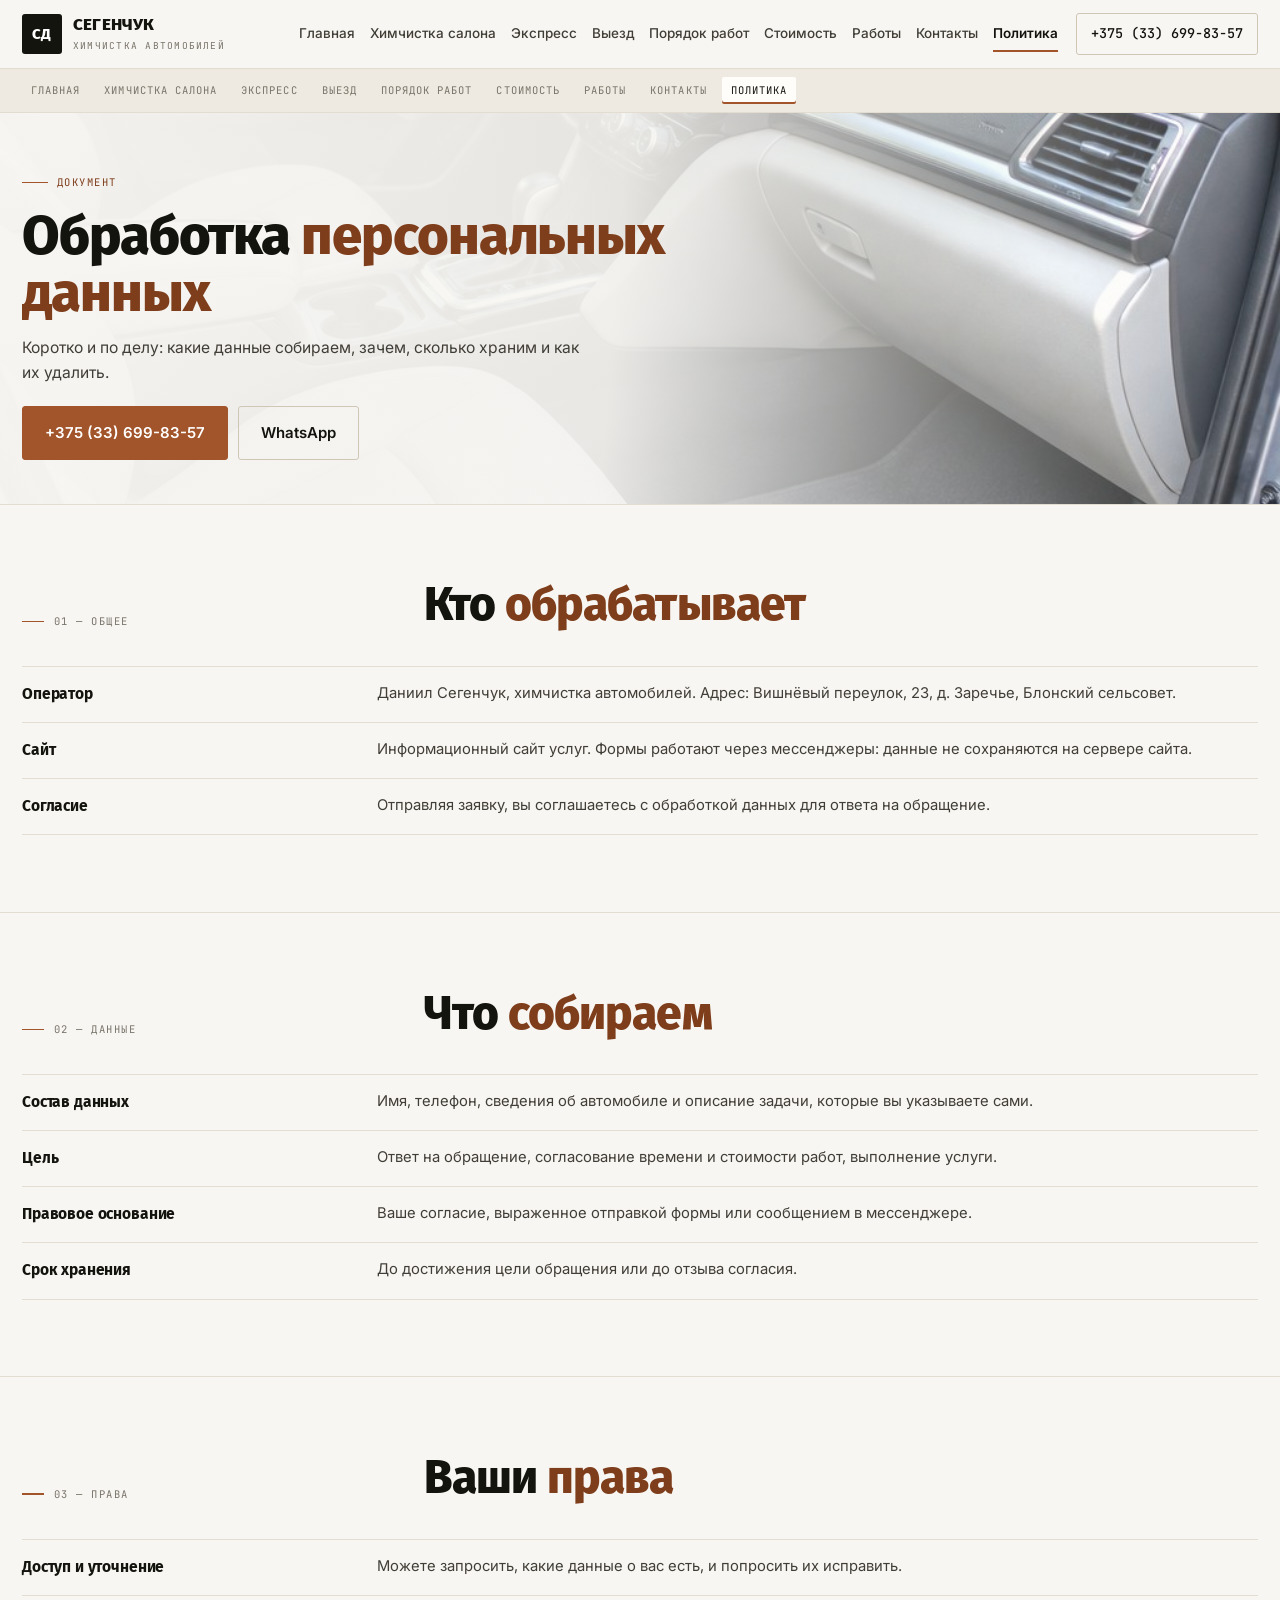
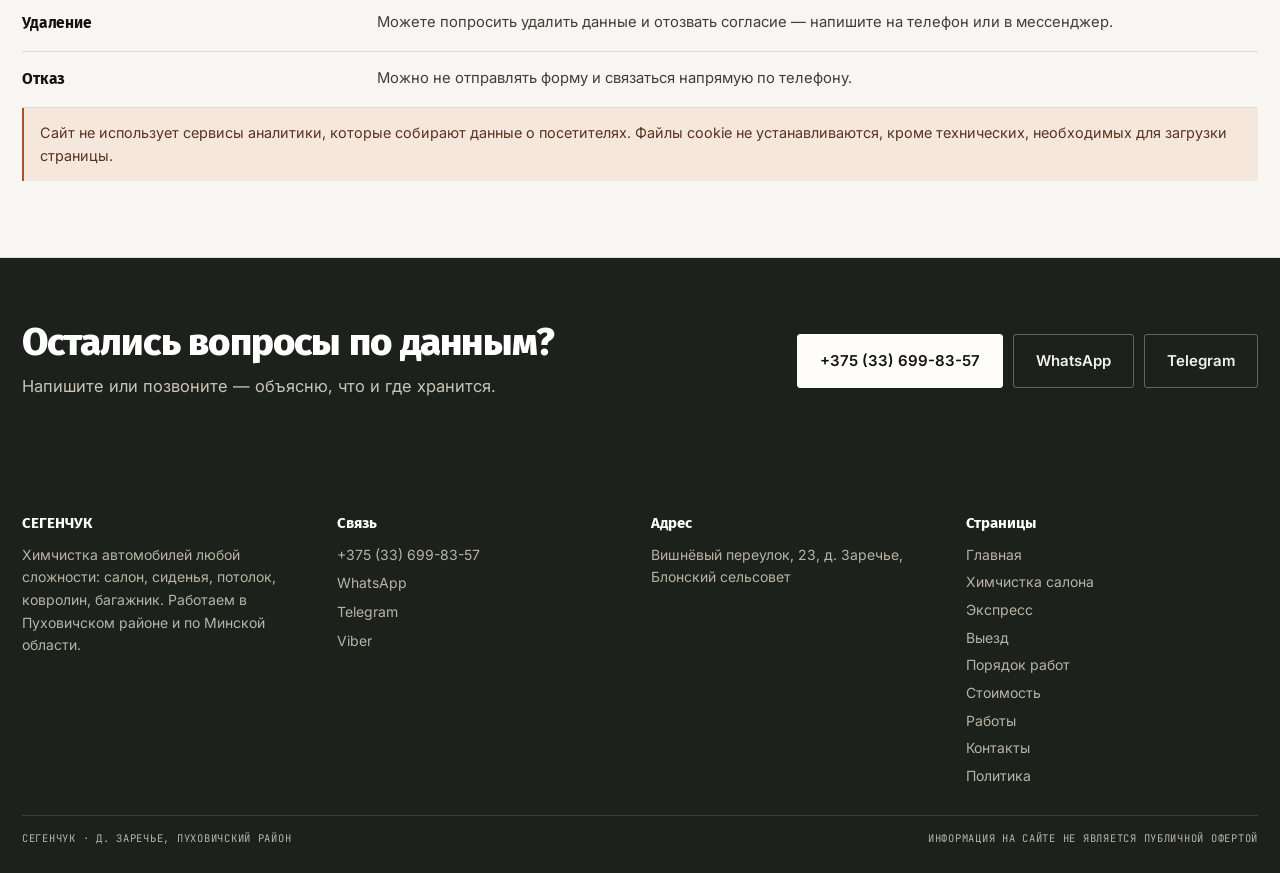
<file: politika.html>
<!doctype html>
<html lang="ru">
<head>
<meta charset="utf-8">
<meta name="viewport" content="width=device-width,initial-scale=1">
<title>Политика в отношении обработки персональных данных | Сегенчук</title>
<meta name="description" content="Как обрабатываются персональные данные на сайте химчистки автомобилей: цели, состав данных, сроки, права.">
<link rel="icon" href="data:image/svg+xml,%3Csvg xmlns='http://www.w3.org/2000/svg' viewBox='0 0 32 32'%3E%3Crect width='32' height='32' fill='%2314140F'/%3E%3Ctext x='16' y='22' font-family='Arial' font-size='14' font-weight='700' fill='%23fff' text-anchor='middle'%3EСД%3C/text%3E%3C/svg%3E">
<link rel="preconnect" href="https://fonts.googleapis.com"><link rel="preconnect" href="https://fonts.gstatic.com" crossorigin>
<link href="https://fonts.googleapis.com/css2?family=Fira+Sans:wght@400;500;600;700;800&family=Inter:wght@400;500;600&family=JetBrains+Mono:wght@400;500&display=swap" rel="stylesheet">
<style>
:root{--paper:#F8F6F2;--ink:#14140F;--ink2:#403E36;--muted:#78746A;--line:#E3DDD1;--line2:#CFC6B6;--clay:#A2542A;--clay-d:#7E3D1B;--white:#FFFDFA;--deep:#1D211C;--muted2:#9E9989;--d:'Fira Sans',system-ui,sans-serif;--b:'Inter',system-ui,sans-serif;--m:'JetBrains Mono',monospace;--max:1280px;--pad:22px;--r:3px}
*{box-sizing:border-box}body{margin:0;background:var(--paper);color:var(--ink);font:400 16.5px/1.62 var(--b);-webkit-font-smoothing:antialiased;overflow-x:hidden}
img{max-width:100%;display:block}a{color:inherit;text-decoration:none}button{font:inherit;color:inherit;background:none;border:0;cursor:pointer}
[hidden]{display:none!important}body.is-locked{overflow:hidden}
.wrap{width:min(var(--max),100% - var(--pad)*2);margin:0 auto}
h1,h2,h3{margin:0;font-family:var(--d);font-weight:800;letter-spacing:-.02em;line-height:1.06}
h1{font-size:clamp(2.2rem,5.6vw,4.3rem)}h2{font-size:clamp(1.7rem,3.6vw,2.95rem)}
p{margin:0 0 1em}p:last-child{margin-bottom:0}em{font-style:normal;color:var(--clay-d)}
.header{position:sticky;top:0;z-index:60;background:rgba(248,246,242,.96);backdrop-filter:blur(10px);border-bottom:1px solid var(--line)}
.header__in{display:flex;align-items:center;gap:18px;padding:13px 0}
.logo{display:flex;align-items:center;gap:11px;min-width:0}
.logo__mark{width:40px;height:40px;flex:none;display:grid;place-items:center;border-radius:var(--r);background:var(--ink);color:#fff;font-family:var(--d);font-weight:800;font-size:15px}
.logo__txt{display:flex;flex-direction:column;min-width:0;overflow:hidden}
.logo__txt b{font-family:var(--d);font-size:17px;font-weight:800;line-height:1.15;white-space:nowrap}
.logo__txt i{font-style:normal;font-family:var(--m);font-size:9.5px;letter-spacing:.13em;text-transform:uppercase;color:var(--muted);margin-top:3px;white-space:nowrap}
.btn{display:inline-flex;align-items:center;justify-content:center;gap:9px;padding:14px 22px;border-radius:var(--r);background:var(--clay);color:#fff;font-weight:600;font-size:15px;border:1px solid var(--clay)}
.btn--ghost{background:transparent;color:var(--ink);border-color:var(--line2)}
.btn--light{background:var(--white);color:var(--ink);border-color:var(--white)}
.hero{position:relative;isolation:isolate;overflow:hidden;border-bottom:1px solid var(--line);background:#E6E2D9}
.hero__bg{position:absolute;inset:0;z-index:-2}
.hero__bg img{width:100%;height:100%;object-fit:cover;object-position:58% 50%}
.hero::after{content:'';position:absolute;inset:0;z-index:-1;background:linear-gradient(94deg,rgba(248,246,242,.985) 0%,rgba(248,246,242,.95) 40%,rgba(248,246,242,.58) 66%,rgba(248,246,242,.08) 92%)}
.hero__in{padding:clamp(34px,5vw,66px) 0 clamp(30px,4vw,54px);min-height:clamp(480px,68vh,700px);display:flex;flex-direction:column;justify-content:flex-end;position:relative}
.hero__lead{margin:18px 0 0;max-width:52ch;font-size:clamp(1rem,1.35vw,1.14rem);color:var(--ink2)}
.hero__acts{display:flex;flex-wrap:wrap;gap:10px;margin-top:24px}
.strip{display:block;border-bottom:1px solid var(--line);background:#EFEAE1}
.strip__in{display:flex;gap:6px;overflow-x:auto;scrollbar-width:none;padding:8px 0}
.strip__in::-webkit-scrollbar{display:none}
.strip a{font-family:var(--m);font-size:10.5px;letter-spacing:.1em;text-transform:uppercase;color:var(--muted);padding:5px 9px;white-space:nowrap}
.strip a.is-on{color:var(--ink);background:var(--white);box-shadow:inset 0 -2px 0 var(--clay)}
.mbar{display:none}
.burger{display:none;width:42px;height:38px;border:1px solid var(--line2);border-radius:var(--r);align-items:center;justify-content:center;flex-direction:column;gap:5px;background:var(--white)}
.burger i{display:block;width:17px;height:1.6px;background:var(--ink)}
.drawer{position:fixed;inset:0;z-index:80;display:none;background:rgba(20,20,15,.5)}
.drawer.is-open{display:block}
.drawer__inner{position:absolute;top:0;right:0;bottom:0;width:min(360px,88vw);background:var(--paper);padding:18px;overflow-y:auto;display:flex;flex-direction:column}
.drawer a.dl{padding:12px 2px;border-bottom:1px solid var(--line);font-family:var(--d);font-size:17px;font-weight:600}
@media(max-width:1099px){.nav,.header__tel{display:none}.burger{display:flex;margin-left:auto}.strip{display:none}.mbar{display:flex;position:fixed;left:0;right:0;bottom:0;z-index:70;background:#FFFDFA;border-top:1px solid var(--line);padding:8px 10px;gap:8px}body{padding-bottom:62px}}
.mbar a{flex:1;display:flex;align-items:center;justify-content:center;padding:11px 6px;border:1px solid var(--line2);border-radius:var(--r);font-size:13px;font-weight:600}
.mbar a.p{background:var(--clay);border-color:var(--clay);color:#fff}
</style>
<link rel="stylesheet" href="assets/css/site.v1.css">
</head>
<body>
<header class="header"><div class="wrap header__in">
<a class="logo" href="index.html"><span class="logo__mark">СД</span><span class="logo__txt"><b>СЕГЕНЧУК</b><i>химчистка автомобилей</i></span></a>
<nav class="nav"><a href="index.html">Главная</a><a href="himchistka.html">Химчистка салона</a><a href="ekspress.html">Экспресс</a><a href="vyiezd.html">Выезд</a><a href="process.html">Порядок работ</a><a href="cena.html">Стоимость</a><a href="raboty.html">Работы</a><a href="kontakty.html">Контакты</a><a href="politika.html" aria-current="page">Политика</a></nav>
<a class="header__tel" href="tel:+375336998357">+375 (33) 699-83-57</a>
<button class="burger" id="burger" type="button" aria-label="Открыть меню" aria-expanded="false" aria-controls="drawer"><i></i><i></i><i></i></button>
</div></header>
<div class="strip"><div class="wrap strip__in"><a href="index.html">Главная</a><a href="himchistka.html">Химчистка салона</a><a href="ekspress.html">Экспресс</a><a href="vyiezd.html">Выезд</a><a href="process.html">Порядок работ</a><a href="cena.html">Стоимость</a><a href="raboty.html">Работы</a><a href="kontakty.html">Контакты</a><a href="politika.html" class="is-on">Политика</a></div></div>
<main><section class="phero">
<div class="phero__bg"><img src="assets/img/clean.jpg" alt="Салон автомобиля" width="1100" height="620"></div>
<div class="wrap phero__in">
<span class="kick">документ</span>
<h1>Обработка <em>персональных данных</em></h1>
<p class="phero__lead">Коротко и по делу: какие данные собираем, зачем, сколько храним и как их удалить.</p>
<div class="phero__acts"><a class="btn" href="tel:+375336998357">+375 (33) 699-83-57</a><a class="btn btn--ghost" href="https://wa.me/375336998357" target="_blank" rel="noopener">WhatsApp</a></div>
</div></section><section class="sect section--white"><div class="wrap">
<div class="sect__head"><div class="sect__label">01 — общее</div><div class="sect__main"><h2>Кто <em>обрабатывает</em></h2></div></div>
<div class="rows"><div class="row"><b>Оператор</b><span>Даниил Сегенчук, химчистка автомобилей. Адрес: Вишнёвый переулок, 23, д. Заречье, Блонский сельсовет.</span></div><div class="row"><b>Сайт</b><span>Информационный сайт услуг. Формы работают через мессенджеры: данные не сохраняются на сервере сайта.</span></div><div class="row"><b>Согласие</b><span>Отправляя заявку, вы соглашаетесь с обработкой данных для ответа на обращение.</span></div></div></div></section>
<section class="sect "><div class="wrap">
<div class="sect__head"><div class="sect__label">02 — данные</div><div class="sect__main"><h2>Что <em>собираем</em></h2></div></div>
<div class="rows"><div class="row"><b>Состав данных</b><span>Имя, телефон, сведения об автомобиле и описание задачи, которые вы указываете сами.</span></div><div class="row"><b>Цель</b><span>Ответ на обращение, согласование времени и стоимости работ, выполнение услуги.</span></div><div class="row"><b>Правовое основание</b><span>Ваше согласие, выраженное отправкой формы или сообщением в мессенджере.</span></div><div class="row"><b>Срок хранения</b><span>До достижения цели обращения или до отзыва согласия.</span></div></div></div></section>
<section class="sect section--white"><div class="wrap">
<div class="sect__head"><div class="sect__label">03 — права</div><div class="sect__main"><h2>Ваши <em>права</em></h2></div></div>
<div class="rows"><div class="row"><b>Доступ и уточнение</b><span>Можете запросить, какие данные о вас есть, и попросить их исправить.</span></div><div class="row"><b>Удаление</b><span>Можете попросить удалить данные и отозвать согласие — напишите на телефон или в мессенджер.</span></div><div class="row"><b>Отказ</b><span>Можно не отправлять форму и связаться напрямую по телефону.</span></div></div><p class="note">Сайт не использует сервисы аналитики, которые собирают данные о посетителях. Файлы cookie не устанавливаются, кроме технических, необходимых для загрузки страницы.</p></div></section>
<section class="cta"><div class="wrap cta__in">
<div><h2>Остались вопросы по данным?</h2><p>Напишите или позвоните — объясню, что и где хранится.</p></div>
<div class="cta__acts"><a class="btn btn--light" href="tel:+375336998357">+375 (33) 699-83-57</a><a class="btn btn--ghost" href="https://wa.me/375336998357" target="_blank" rel="noopener">WhatsApp</a><a class="btn btn--ghost" href="https://t.me/+375336998357" target="_blank" rel="noopener">Telegram</a></div>
</div></section></main>
<footer class="footer"><div class="wrap">
<div class="footer__grid">
<div><b>СЕГЕНЧУК</b><p style="margin:0;color:#B8B3A6">Химчистка автомобилей любой сложности: салон, сиденья, потолок, ковролин, багажник. Работаем в Пуховичском районе и по Минской области.</p></div>
<div><b>Связь</b><a href="tel:+375336998357" style="display:block;margin-bottom:6px">+375 (33) 699-83-57</a><a href="https://wa.me/375336998357" target="_blank" rel="noopener" style="display:block;margin-bottom:6px">WhatsApp</a><a href="https://t.me/+375336998357" target="_blank" rel="noopener" style="display:block;margin-bottom:6px">Telegram</a><a href="viber://chat?number=%2B375336998357">Viber</a></div>
<div><b>Адрес</b><p style="margin:0">Вишнёвый переулок, 23, д. Заречье, Блонский сельсовет</p></div>
<div><b>Страницы</b><a href="index.html" style="display:block;margin-bottom:5px">Главная</a><a href="himchistka.html" style="display:block;margin-bottom:5px">Химчистка салона</a><a href="ekspress.html" style="display:block;margin-bottom:5px">Экспресс</a><a href="vyiezd.html" style="display:block;margin-bottom:5px">Выезд</a><a href="process.html" style="display:block;margin-bottom:5px">Порядок работ</a><a href="cena.html" style="display:block;margin-bottom:5px">Стоимость</a><a href="raboty.html" style="display:block;margin-bottom:5px">Работы</a><a href="kontakty.html" style="display:block;margin-bottom:5px">Контакты</a><a href="politika.html" style="display:block;margin-bottom:5px">Политика</a></div>
</div>
<div class="footer__bot"><span>СЕГЕНЧУК · д. Заречье, Пуховичский район</span><span>Информация на сайте не является публичной офертой</span></div>
</div></footer>
<div class="drawer" id="drawer" aria-hidden="true">
<div class="drawer__inner" role="dialog" aria-modal="true" aria-label="Меню">
<div class="drawer__top"><span class="logo__txt"><b>СЕГЕНЧУК</b><i>химчистка автомобилей</i></span><button class="drawer__close" id="drawerClose" type="button" aria-label="Закрыть меню">×</button></div>
<a class="dl" href="index.html">Главная</a><a class="dl" href="himchistka.html">Химчистка салона</a><a class="dl" href="ekspress.html">Экспресс</a><a class="dl" href="vyiezd.html">Выезд</a><a class="dl" href="process.html">Порядок работ</a><a class="dl" href="cena.html">Стоимость</a><a class="dl" href="raboty.html">Работы</a><a class="dl" href="kontakty.html">Контакты</a><a class="dl" href="politika.html">Политика</a>
<a class="btn" href="tel:+375336998357">+375 (33) 699-83-57</a>
</div></div>
<div class="mbar"><a class="p" href="tel:+375336998357">Позвонить</a><a href="https://wa.me/375336998357" target="_blank" rel="noopener">WhatsApp</a><a href="https://t.me/+375336998357" target="_blank" rel="noopener">Telegram</a></div>
<script src="assets/js/main.v1.js" defer></script>
</body>
</html>
</file>
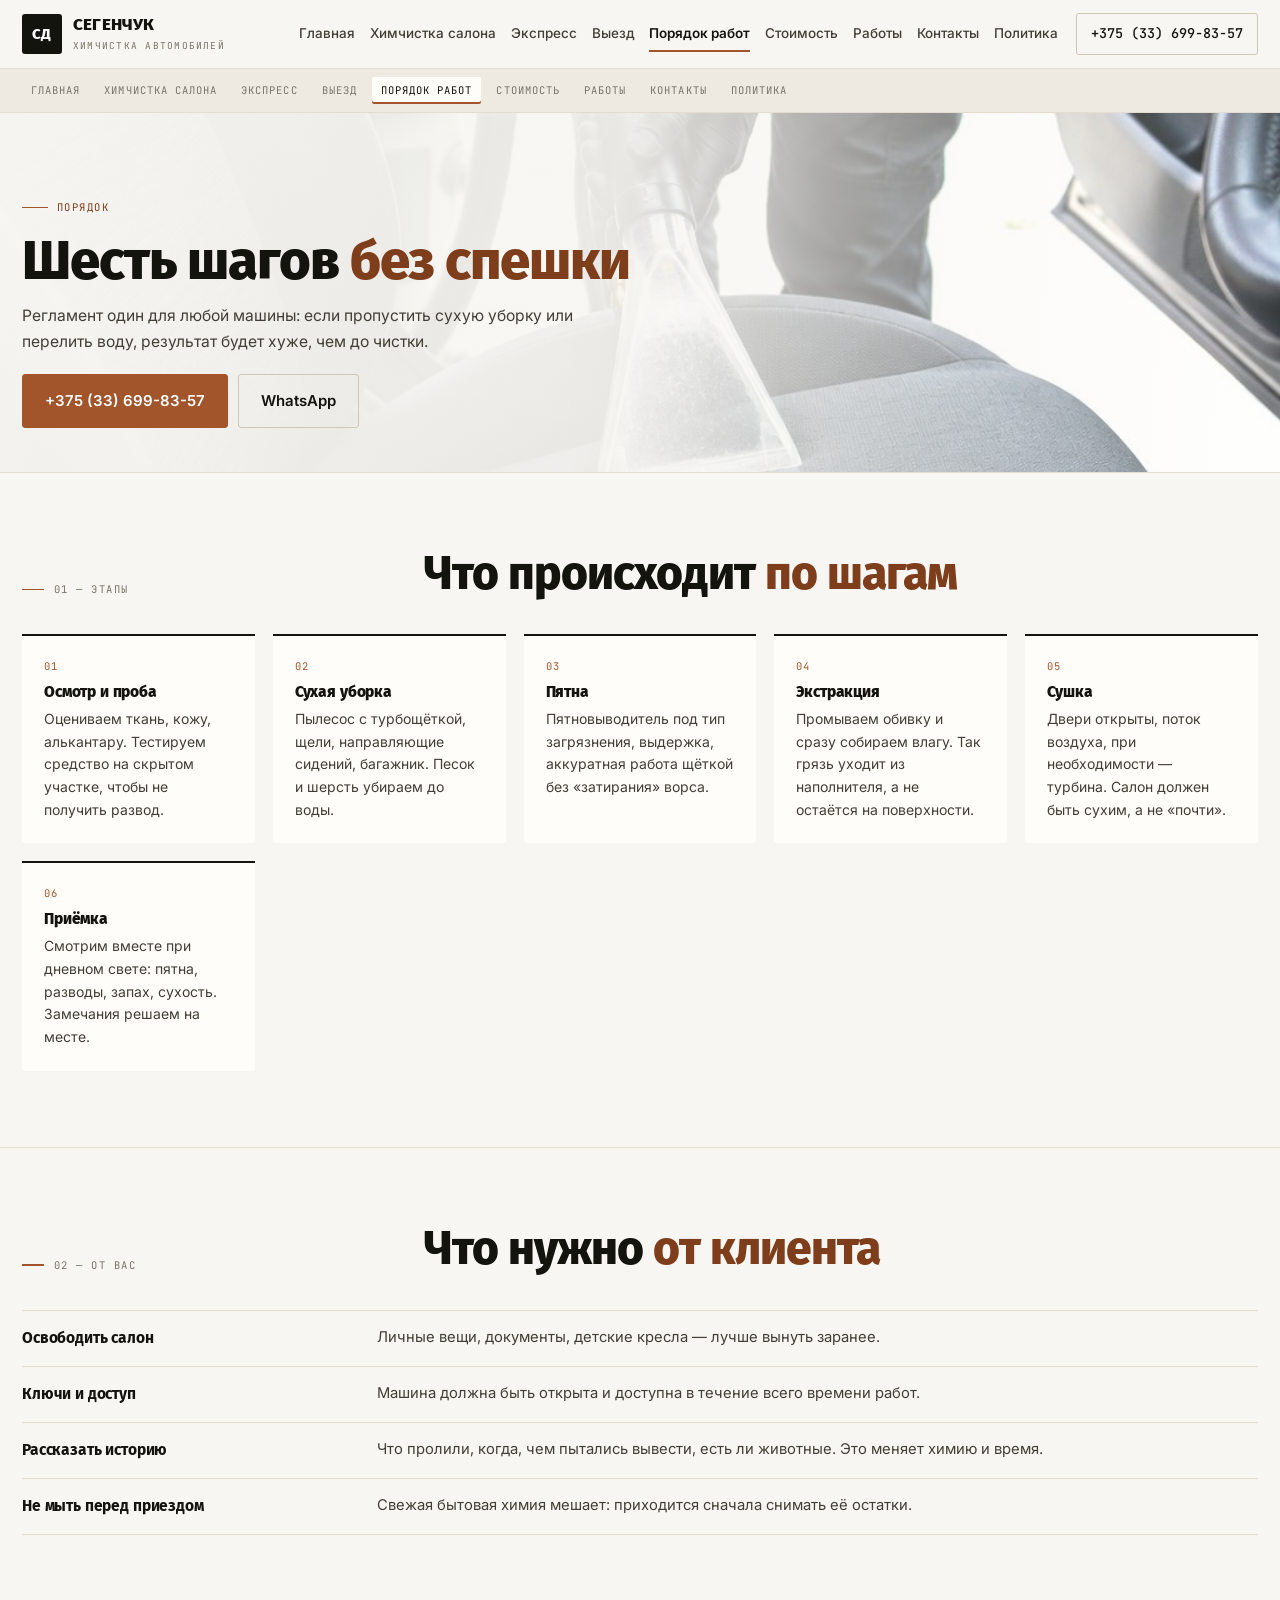
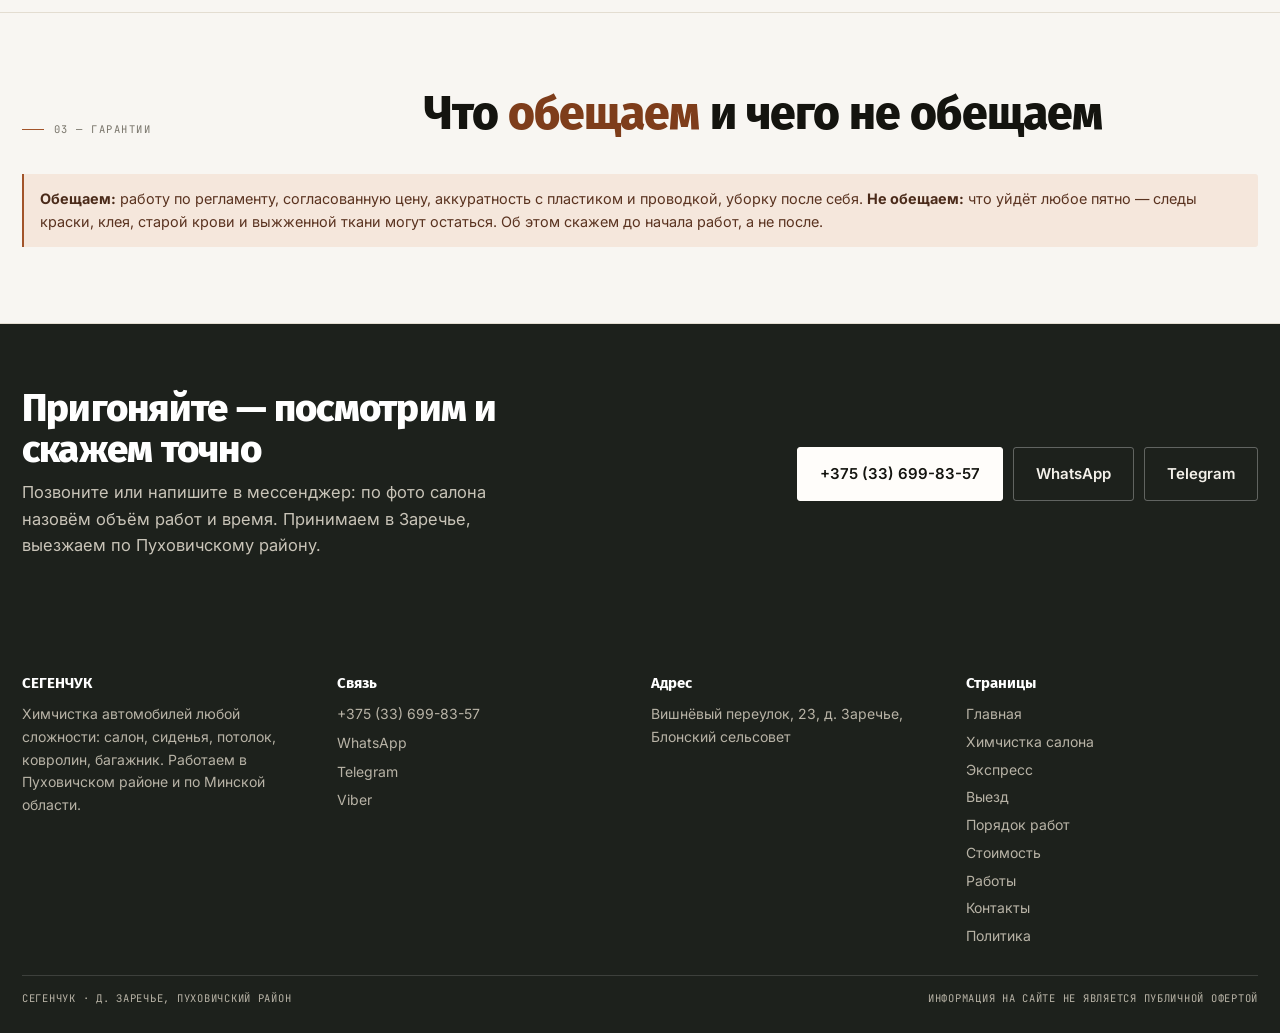
<file: process.html>
<!doctype html>
<html lang="ru">
<head>
<meta charset="utf-8">
<meta name="viewport" content="width=device-width,initial-scale=1">
<title>Порядок работ: как проходит химчистка авто — Сегенчук</title>
<meta name="description" content="Как проходит химчистка салона: осмотр, сухая уборка, пятна, экстракция, сушка, приёмка. Заречье, Пуховичский район. +375 (33) 699-83-57">
<link rel="icon" href="data:image/svg+xml,%3Csvg xmlns='http://www.w3.org/2000/svg' viewBox='0 0 32 32'%3E%3Crect width='32' height='32' fill='%2314140F'/%3E%3Ctext x='16' y='22' font-family='Arial' font-size='14' font-weight='700' fill='%23fff' text-anchor='middle'%3EСД%3C/text%3E%3C/svg%3E">
<link rel="preconnect" href="https://fonts.googleapis.com"><link rel="preconnect" href="https://fonts.gstatic.com" crossorigin>
<link href="https://fonts.googleapis.com/css2?family=Fira+Sans:wght@400;500;600;700;800&family=Inter:wght@400;500;600&family=JetBrains+Mono:wght@400;500&display=swap" rel="stylesheet">
<style>
:root{--paper:#F8F6F2;--ink:#14140F;--ink2:#403E36;--muted:#78746A;--line:#E3DDD1;--line2:#CFC6B6;--clay:#A2542A;--clay-d:#7E3D1B;--white:#FFFDFA;--deep:#1D211C;--muted2:#9E9989;--d:'Fira Sans',system-ui,sans-serif;--b:'Inter',system-ui,sans-serif;--m:'JetBrains Mono',monospace;--max:1280px;--pad:22px;--r:3px}
*{box-sizing:border-box}body{margin:0;background:var(--paper);color:var(--ink);font:400 16.5px/1.62 var(--b);-webkit-font-smoothing:antialiased;overflow-x:hidden}
img{max-width:100%;display:block}a{color:inherit;text-decoration:none}button{font:inherit;color:inherit;background:none;border:0;cursor:pointer}
[hidden]{display:none!important}body.is-locked{overflow:hidden}
.wrap{width:min(var(--max),100% - var(--pad)*2);margin:0 auto}
h1,h2,h3{margin:0;font-family:var(--d);font-weight:800;letter-spacing:-.02em;line-height:1.06}
h1{font-size:clamp(2.2rem,5.6vw,4.3rem)}h2{font-size:clamp(1.7rem,3.6vw,2.95rem)}
p{margin:0 0 1em}p:last-child{margin-bottom:0}em{font-style:normal;color:var(--clay-d)}
.header{position:sticky;top:0;z-index:60;background:rgba(248,246,242,.96);backdrop-filter:blur(10px);border-bottom:1px solid var(--line)}
.header__in{display:flex;align-items:center;gap:18px;padding:13px 0}
.logo{display:flex;align-items:center;gap:11px;min-width:0}
.logo__mark{width:40px;height:40px;flex:none;display:grid;place-items:center;border-radius:var(--r);background:var(--ink);color:#fff;font-family:var(--d);font-weight:800;font-size:15px}
.logo__txt{display:flex;flex-direction:column;min-width:0;overflow:hidden}
.logo__txt b{font-family:var(--d);font-size:17px;font-weight:800;line-height:1.15;white-space:nowrap}
.logo__txt i{font-style:normal;font-family:var(--m);font-size:9.5px;letter-spacing:.13em;text-transform:uppercase;color:var(--muted);margin-top:3px;white-space:nowrap}
.btn{display:inline-flex;align-items:center;justify-content:center;gap:9px;padding:14px 22px;border-radius:var(--r);background:var(--clay);color:#fff;font-weight:600;font-size:15px;border:1px solid var(--clay)}
.btn--ghost{background:transparent;color:var(--ink);border-color:var(--line2)}
.btn--light{background:var(--white);color:var(--ink);border-color:var(--white)}
.hero{position:relative;isolation:isolate;overflow:hidden;border-bottom:1px solid var(--line);background:#E6E2D9}
.hero__bg{position:absolute;inset:0;z-index:-2}
.hero__bg img{width:100%;height:100%;object-fit:cover;object-position:58% 50%}
.hero::after{content:'';position:absolute;inset:0;z-index:-1;background:linear-gradient(94deg,rgba(248,246,242,.985) 0%,rgba(248,246,242,.95) 40%,rgba(248,246,242,.58) 66%,rgba(248,246,242,.08) 92%)}
.hero__in{padding:clamp(34px,5vw,66px) 0 clamp(30px,4vw,54px);min-height:clamp(480px,68vh,700px);display:flex;flex-direction:column;justify-content:flex-end;position:relative}
.hero__lead{margin:18px 0 0;max-width:52ch;font-size:clamp(1rem,1.35vw,1.14rem);color:var(--ink2)}
.hero__acts{display:flex;flex-wrap:wrap;gap:10px;margin-top:24px}
.strip{display:block;border-bottom:1px solid var(--line);background:#EFEAE1}
.strip__in{display:flex;gap:6px;overflow-x:auto;scrollbar-width:none;padding:8px 0}
.strip__in::-webkit-scrollbar{display:none}
.strip a{font-family:var(--m);font-size:10.5px;letter-spacing:.1em;text-transform:uppercase;color:var(--muted);padding:5px 9px;white-space:nowrap}
.strip a.is-on{color:var(--ink);background:var(--white);box-shadow:inset 0 -2px 0 var(--clay)}
.mbar{display:none}
.burger{display:none;width:42px;height:38px;border:1px solid var(--line2);border-radius:var(--r);align-items:center;justify-content:center;flex-direction:column;gap:5px;background:var(--white)}
.burger i{display:block;width:17px;height:1.6px;background:var(--ink)}
.drawer{position:fixed;inset:0;z-index:80;display:none;background:rgba(20,20,15,.5)}
.drawer.is-open{display:block}
.drawer__inner{position:absolute;top:0;right:0;bottom:0;width:min(360px,88vw);background:var(--paper);padding:18px;overflow-y:auto;display:flex;flex-direction:column}
.drawer a.dl{padding:12px 2px;border-bottom:1px solid var(--line);font-family:var(--d);font-size:17px;font-weight:600}
@media(max-width:1099px){.nav,.header__tel{display:none}.burger{display:flex;margin-left:auto}.strip{display:none}.mbar{display:flex;position:fixed;left:0;right:0;bottom:0;z-index:70;background:#FFFDFA;border-top:1px solid var(--line);padding:8px 10px;gap:8px}body{padding-bottom:62px}}
.mbar a{flex:1;display:flex;align-items:center;justify-content:center;padding:11px 6px;border:1px solid var(--line2);border-radius:var(--r);font-size:13px;font-weight:600}
.mbar a.p{background:var(--clay);border-color:var(--clay);color:#fff}
</style>
<link rel="stylesheet" href="assets/css/site.v1.css">
</head>
<body>
<header class="header"><div class="wrap header__in">
<a class="logo" href="index.html"><span class="logo__mark">СД</span><span class="logo__txt"><b>СЕГЕНЧУК</b><i>химчистка автомобилей</i></span></a>
<nav class="nav"><a href="index.html">Главная</a><a href="himchistka.html">Химчистка салона</a><a href="ekspress.html">Экспресс</a><a href="vyiezd.html">Выезд</a><a href="process.html" aria-current="page">Порядок работ</a><a href="cena.html">Стоимость</a><a href="raboty.html">Работы</a><a href="kontakty.html">Контакты</a><a href="politika.html">Политика</a></nav>
<a class="header__tel" href="tel:+375336998357">+375 (33) 699-83-57</a>
<button class="burger" id="burger" type="button" aria-label="Открыть меню" aria-expanded="false" aria-controls="drawer"><i></i><i></i><i></i></button>
</div></header>
<div class="strip"><div class="wrap strip__in"><a href="index.html">Главная</a><a href="himchistka.html">Химчистка салона</a><a href="ekspress.html">Экспресс</a><a href="vyiezd.html">Выезд</a><a href="process.html" class="is-on">Порядок работ</a><a href="cena.html">Стоимость</a><a href="raboty.html">Работы</a><a href="kontakty.html">Контакты</a><a href="politika.html">Политика</a></div></div>
<main><section class="phero">
<div class="phero__bg"><img src="assets/img/hero.jpg" alt="Экстракция сиденья автомобиля" width="1100" height="620"></div>
<div class="wrap phero__in">
<span class="kick">порядок</span>
<h1>Шесть шагов <em>без спешки</em></h1>
<p class="phero__lead">Регламент один для любой машины: если пропустить сухую уборку или перелить воду, результат будет хуже, чем до чистки.</p>
<div class="phero__acts"><a class="btn" href="tel:+375336998357">+375 (33) 699-83-57</a><a class="btn btn--ghost" href="https://wa.me/375336998357" target="_blank" rel="noopener">WhatsApp</a></div>
</div></section><section class="sect section--white"><div class="wrap">
<div class="sect__head"><div class="sect__label">01 — этапы</div><div class="sect__main"><h2>Что происходит <em>по шагам</em></h2></div></div>
<div class="steps"><div class="step"><h3>Осмотр и проба</h3><p>Оцениваем ткань, кожу, алькантару. Тестируем средство на скрытом участке, чтобы не получить развод.</p></div><div class="step"><h3>Сухая уборка</h3><p>Пылесос с турбощёткой, щели, направляющие сидений, багажник. Песок и шерсть убираем до воды.</p></div><div class="step"><h3>Пятна</h3><p>Пятновыводитель под тип загрязнения, выдержка, аккуратная работа щёткой без «затирания» ворса.</p></div><div class="step"><h3>Экстракция</h3><p>Промываем обивку и сразу собираем влагу. Так грязь уходит из наполнителя, а не остаётся на поверхности.</p></div><div class="step"><h3>Сушка</h3><p>Двери открыты, поток воздуха, при необходимости — турбина. Салон должен быть сухим, а не «почти».</p></div><div class="step"><h3>Приёмка</h3><p>Смотрим вместе при дневном свете: пятна, разводы, запах, сухость. Замечания решаем на месте.</p></div></div></div></section>
<section class="sect "><div class="wrap">
<div class="sect__head"><div class="sect__label">02 — от вас</div><div class="sect__main"><h2>Что нужно <em>от клиента</em></h2></div></div>
<div class="rows"><div class="row"><b>Освободить салон</b><span>Личные вещи, документы, детские кресла — лучше вынуть заранее.</span></div><div class="row"><b>Ключи и доступ</b><span>Машина должна быть открыта и доступна в течение всего времени работ.</span></div><div class="row"><b>Рассказать историю</b><span>Что пролили, когда, чем пытались вывести, есть ли животные. Это меняет химию и время.</span></div><div class="row"><b>Не мыть перед приездом</b><span>Свежая бытовая химия мешает: приходится сначала снимать её остатки.</span></div></div></div></section>
<section class="sect section--white"><div class="wrap">
<div class="sect__head"><div class="sect__label">03 — гарантии</div><div class="sect__main"><h2>Что <em>обещаем</em> и чего не обещаем</h2></div></div>
<p class="note"><b>Обещаем:</b> работу по регламенту, согласованную цену, аккуратность с пластиком и проводкой, уборку после себя. <b>Не обещаем:</b> что уйдёт любое пятно — следы краски, клея, старой крови и выжженной ткани могут остаться. Об этом скажем до начала работ, а не после.</p></div></section>
<section class="cta"><div class="wrap cta__in">
<div><h2>Пригоняйте — посмотрим и скажем точно</h2><p>Позвоните или напишите в мессенджер: по фото салона назовём объём работ и время. Принимаем в Заречье, выезжаем по Пуховичскому району.</p></div>
<div class="cta__acts"><a class="btn btn--light" href="tel:+375336998357">+375 (33) 699-83-57</a><a class="btn btn--ghost" href="https://wa.me/375336998357" target="_blank" rel="noopener">WhatsApp</a><a class="btn btn--ghost" href="https://t.me/+375336998357" target="_blank" rel="noopener">Telegram</a></div>
</div></section></main>
<footer class="footer"><div class="wrap">
<div class="footer__grid">
<div><b>СЕГЕНЧУК</b><p style="margin:0;color:#B8B3A6">Химчистка автомобилей любой сложности: салон, сиденья, потолок, ковролин, багажник. Работаем в Пуховичском районе и по Минской области.</p></div>
<div><b>Связь</b><a href="tel:+375336998357" style="display:block;margin-bottom:6px">+375 (33) 699-83-57</a><a href="https://wa.me/375336998357" target="_blank" rel="noopener" style="display:block;margin-bottom:6px">WhatsApp</a><a href="https://t.me/+375336998357" target="_blank" rel="noopener" style="display:block;margin-bottom:6px">Telegram</a><a href="viber://chat?number=%2B375336998357">Viber</a></div>
<div><b>Адрес</b><p style="margin:0">Вишнёвый переулок, 23, д. Заречье, Блонский сельсовет</p></div>
<div><b>Страницы</b><a href="index.html" style="display:block;margin-bottom:5px">Главная</a><a href="himchistka.html" style="display:block;margin-bottom:5px">Химчистка салона</a><a href="ekspress.html" style="display:block;margin-bottom:5px">Экспресс</a><a href="vyiezd.html" style="display:block;margin-bottom:5px">Выезд</a><a href="process.html" style="display:block;margin-bottom:5px">Порядок работ</a><a href="cena.html" style="display:block;margin-bottom:5px">Стоимость</a><a href="raboty.html" style="display:block;margin-bottom:5px">Работы</a><a href="kontakty.html" style="display:block;margin-bottom:5px">Контакты</a><a href="politika.html" style="display:block;margin-bottom:5px">Политика</a></div>
</div>
<div class="footer__bot"><span>СЕГЕНЧУК · д. Заречье, Пуховичский район</span><span>Информация на сайте не является публичной офертой</span></div>
</div></footer>
<div class="drawer" id="drawer" aria-hidden="true">
<div class="drawer__inner" role="dialog" aria-modal="true" aria-label="Меню">
<div class="drawer__top"><span class="logo__txt"><b>СЕГЕНЧУК</b><i>химчистка автомобилей</i></span><button class="drawer__close" id="drawerClose" type="button" aria-label="Закрыть меню">×</button></div>
<a class="dl" href="index.html">Главная</a><a class="dl" href="himchistka.html">Химчистка салона</a><a class="dl" href="ekspress.html">Экспресс</a><a class="dl" href="vyiezd.html">Выезд</a><a class="dl" href="process.html">Порядок работ</a><a class="dl" href="cena.html">Стоимость</a><a class="dl" href="raboty.html">Работы</a><a class="dl" href="kontakty.html">Контакты</a><a class="dl" href="politika.html">Политика</a>
<a class="btn" href="tel:+375336998357">+375 (33) 699-83-57</a>
</div></div>
<div class="mbar"><a class="p" href="tel:+375336998357">Позвонить</a><a href="https://wa.me/375336998357" target="_blank" rel="noopener">WhatsApp</a><a href="https://t.me/+375336998357" target="_blank" rel="noopener">Telegram</a></div>
<script src="assets/js/main.v1.js" defer></script>
</body>
</html>
</file>
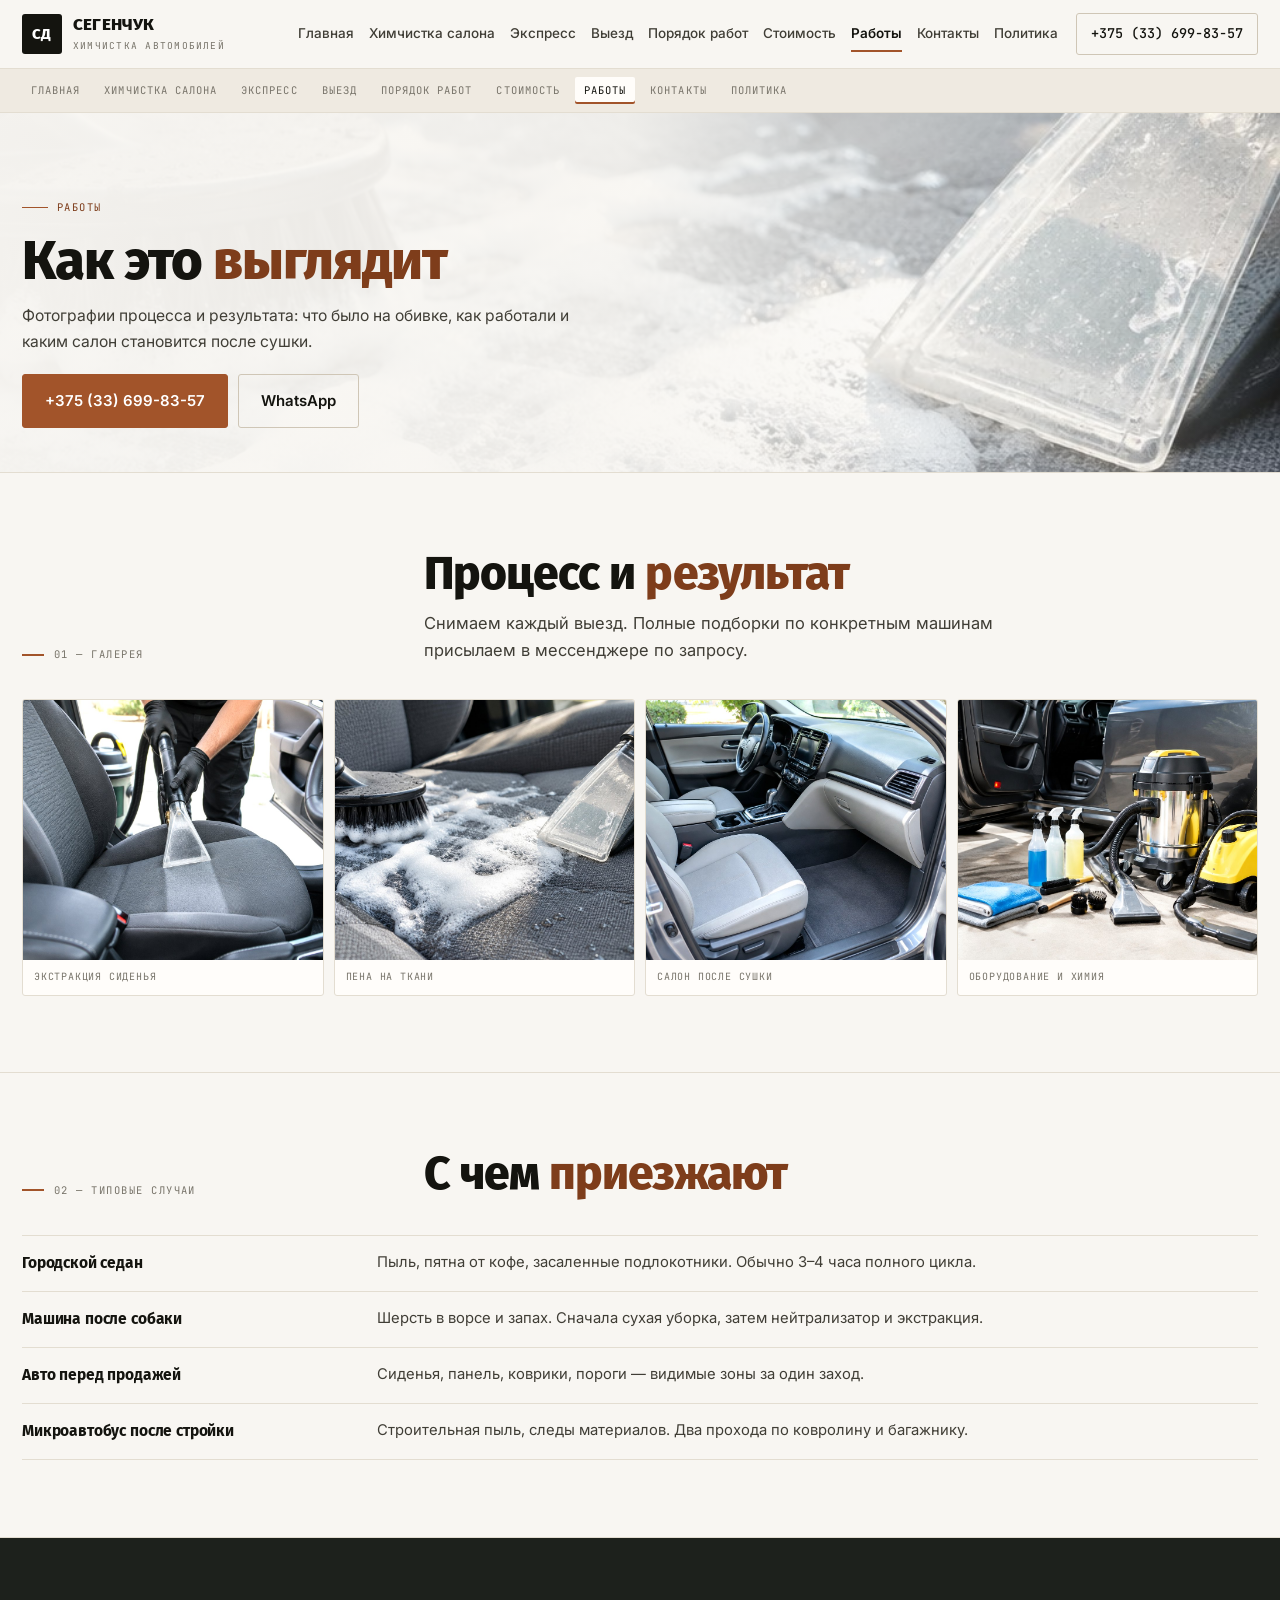
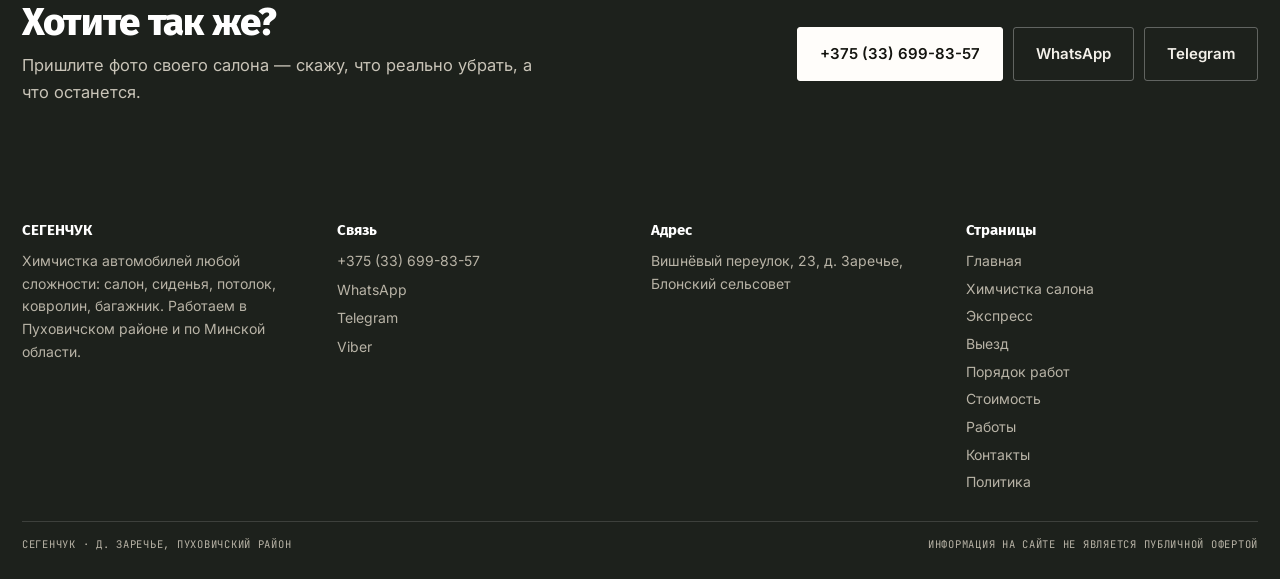
<file: raboty.html>
<!doctype html>
<html lang="ru">
<head>
<meta charset="utf-8">
<meta name="viewport" content="width=device-width,initial-scale=1">
<title>Фото работ: химчистка салонов авто — Сегенчук, Пуховичский район</title>
<meta name="description" content="Примеры работ по химчистке салонов: сиденья, потолок, ковролин, багажник. Заречье, Пуховичский район. +375 (33) 699-83-57">
<link rel="icon" href="data:image/svg+xml,%3Csvg xmlns='http://www.w3.org/2000/svg' viewBox='0 0 32 32'%3E%3Crect width='32' height='32' fill='%2314140F'/%3E%3Ctext x='16' y='22' font-family='Arial' font-size='14' font-weight='700' fill='%23fff' text-anchor='middle'%3EСД%3C/text%3E%3C/svg%3E">
<link rel="preconnect" href="https://fonts.googleapis.com"><link rel="preconnect" href="https://fonts.gstatic.com" crossorigin>
<link href="https://fonts.googleapis.com/css2?family=Fira+Sans:wght@400;500;600;700;800&family=Inter:wght@400;500;600&family=JetBrains+Mono:wght@400;500&display=swap" rel="stylesheet">
<style>
:root{--paper:#F8F6F2;--ink:#14140F;--ink2:#403E36;--muted:#78746A;--line:#E3DDD1;--line2:#CFC6B6;--clay:#A2542A;--clay-d:#7E3D1B;--white:#FFFDFA;--deep:#1D211C;--muted2:#9E9989;--d:'Fira Sans',system-ui,sans-serif;--b:'Inter',system-ui,sans-serif;--m:'JetBrains Mono',monospace;--max:1280px;--pad:22px;--r:3px}
*{box-sizing:border-box}body{margin:0;background:var(--paper);color:var(--ink);font:400 16.5px/1.62 var(--b);-webkit-font-smoothing:antialiased;overflow-x:hidden}
img{max-width:100%;display:block}a{color:inherit;text-decoration:none}button{font:inherit;color:inherit;background:none;border:0;cursor:pointer}
[hidden]{display:none!important}body.is-locked{overflow:hidden}
.wrap{width:min(var(--max),100% - var(--pad)*2);margin:0 auto}
h1,h2,h3{margin:0;font-family:var(--d);font-weight:800;letter-spacing:-.02em;line-height:1.06}
h1{font-size:clamp(2.2rem,5.6vw,4.3rem)}h2{font-size:clamp(1.7rem,3.6vw,2.95rem)}
p{margin:0 0 1em}p:last-child{margin-bottom:0}em{font-style:normal;color:var(--clay-d)}
.header{position:sticky;top:0;z-index:60;background:rgba(248,246,242,.96);backdrop-filter:blur(10px);border-bottom:1px solid var(--line)}
.header__in{display:flex;align-items:center;gap:18px;padding:13px 0}
.logo{display:flex;align-items:center;gap:11px;min-width:0}
.logo__mark{width:40px;height:40px;flex:none;display:grid;place-items:center;border-radius:var(--r);background:var(--ink);color:#fff;font-family:var(--d);font-weight:800;font-size:15px}
.logo__txt{display:flex;flex-direction:column;min-width:0;overflow:hidden}
.logo__txt b{font-family:var(--d);font-size:17px;font-weight:800;line-height:1.15;white-space:nowrap}
.logo__txt i{font-style:normal;font-family:var(--m);font-size:9.5px;letter-spacing:.13em;text-transform:uppercase;color:var(--muted);margin-top:3px;white-space:nowrap}
.btn{display:inline-flex;align-items:center;justify-content:center;gap:9px;padding:14px 22px;border-radius:var(--r);background:var(--clay);color:#fff;font-weight:600;font-size:15px;border:1px solid var(--clay)}
.btn--ghost{background:transparent;color:var(--ink);border-color:var(--line2)}
.btn--light{background:var(--white);color:var(--ink);border-color:var(--white)}
.hero{position:relative;isolation:isolate;overflow:hidden;border-bottom:1px solid var(--line);background:#E6E2D9}
.hero__bg{position:absolute;inset:0;z-index:-2}
.hero__bg img{width:100%;height:100%;object-fit:cover;object-position:58% 50%}
.hero::after{content:'';position:absolute;inset:0;z-index:-1;background:linear-gradient(94deg,rgba(248,246,242,.985) 0%,rgba(248,246,242,.95) 40%,rgba(248,246,242,.58) 66%,rgba(248,246,242,.08) 92%)}
.hero__in{padding:clamp(34px,5vw,66px) 0 clamp(30px,4vw,54px);min-height:clamp(480px,68vh,700px);display:flex;flex-direction:column;justify-content:flex-end;position:relative}
.hero__lead{margin:18px 0 0;max-width:52ch;font-size:clamp(1rem,1.35vw,1.14rem);color:var(--ink2)}
.hero__acts{display:flex;flex-wrap:wrap;gap:10px;margin-top:24px}
.strip{display:block;border-bottom:1px solid var(--line);background:#EFEAE1}
.strip__in{display:flex;gap:6px;overflow-x:auto;scrollbar-width:none;padding:8px 0}
.strip__in::-webkit-scrollbar{display:none}
.strip a{font-family:var(--m);font-size:10.5px;letter-spacing:.1em;text-transform:uppercase;color:var(--muted);padding:5px 9px;white-space:nowrap}
.strip a.is-on{color:var(--ink);background:var(--white);box-shadow:inset 0 -2px 0 var(--clay)}
.mbar{display:none}
.burger{display:none;width:42px;height:38px;border:1px solid var(--line2);border-radius:var(--r);align-items:center;justify-content:center;flex-direction:column;gap:5px;background:var(--white)}
.burger i{display:block;width:17px;height:1.6px;background:var(--ink)}
.drawer{position:fixed;inset:0;z-index:80;display:none;background:rgba(20,20,15,.5)}
.drawer.is-open{display:block}
.drawer__inner{position:absolute;top:0;right:0;bottom:0;width:min(360px,88vw);background:var(--paper);padding:18px;overflow-y:auto;display:flex;flex-direction:column}
.drawer a.dl{padding:12px 2px;border-bottom:1px solid var(--line);font-family:var(--d);font-size:17px;font-weight:600}
@media(max-width:1099px){.nav,.header__tel{display:none}.burger{display:flex;margin-left:auto}.strip{display:none}.mbar{display:flex;position:fixed;left:0;right:0;bottom:0;z-index:70;background:#FFFDFA;border-top:1px solid var(--line);padding:8px 10px;gap:8px}body{padding-bottom:62px}}
.mbar a{flex:1;display:flex;align-items:center;justify-content:center;padding:11px 6px;border:1px solid var(--line2);border-radius:var(--r);font-size:13px;font-weight:600}
.mbar a.p{background:var(--clay);border-color:var(--clay);color:#fff}
</style>
<link rel="stylesheet" href="assets/css/site.v1.css">
</head>
<body>
<header class="header"><div class="wrap header__in">
<a class="logo" href="index.html"><span class="logo__mark">СД</span><span class="logo__txt"><b>СЕГЕНЧУК</b><i>химчистка автомобилей</i></span></a>
<nav class="nav"><a href="index.html">Главная</a><a href="himchistka.html">Химчистка салона</a><a href="ekspress.html">Экспресс</a><a href="vyiezd.html">Выезд</a><a href="process.html">Порядок работ</a><a href="cena.html">Стоимость</a><a href="raboty.html" aria-current="page">Работы</a><a href="kontakty.html">Контакты</a><a href="politika.html">Политика</a></nav>
<a class="header__tel" href="tel:+375336998357">+375 (33) 699-83-57</a>
<button class="burger" id="burger" type="button" aria-label="Открыть меню" aria-expanded="false" aria-controls="drawer"><i></i><i></i><i></i></button>
</div></header>
<div class="strip"><div class="wrap strip__in"><a href="index.html">Главная</a><a href="himchistka.html">Химчистка салона</a><a href="ekspress.html">Экспресс</a><a href="vyiezd.html">Выезд</a><a href="process.html">Порядок работ</a><a href="cena.html">Стоимость</a><a href="raboty.html" class="is-on">Работы</a><a href="kontakty.html">Контакты</a><a href="politika.html">Политика</a></div></div>
<main><section class="phero">
<div class="phero__bg"><img src="assets/img/foam.jpg" alt="Пена на обивке сиденья" width="1100" height="620"></div>
<div class="wrap phero__in">
<span class="kick">работы</span>
<h1>Как это <em>выглядит</em></h1>
<p class="phero__lead">Фотографии процесса и результата: что было на обивке, как работали и каким салон становится после сушки.</p>
<div class="phero__acts"><a class="btn" href="tel:+375336998357">+375 (33) 699-83-57</a><a class="btn btn--ghost" href="https://wa.me/375336998357" target="_blank" rel="noopener">WhatsApp</a></div>
</div></section><section class="sect section--white"><div class="wrap">
<div class="sect__head"><div class="sect__label">01 — галерея</div><div class="sect__main"><h2>Процесс и <em>результат</em></h2><p class="sect__lead">Снимаем каждый выезд. Полные подборки по конкретным машинам присылаем в мессенджере по запросу.</p></div></div>
<div class="gal"><figure><img src="assets/img/hero.jpg" alt="Экстракция сиденья" loading="lazy" width="1100" height="730"><figcaption>Экстракция сиденья</figcaption></figure><figure><img src="assets/img/foam.jpg" alt="Пена на ткани" loading="lazy" width="1100" height="730"><figcaption>Пена на ткани</figcaption></figure><figure><img src="assets/img/clean.jpg" alt="Салон после сушки" loading="lazy" width="1100" height="730"><figcaption>Салон после сушки</figcaption></figure><figure><img src="assets/img/kit.jpg" alt="Оборудование и химия" loading="lazy" width="1100" height="730"><figcaption>Оборудование и химия</figcaption></figure></div></div></section>
<section class="sect "><div class="wrap">
<div class="sect__head"><div class="sect__label">02 — типовые случаи</div><div class="sect__main"><h2>С чем <em>приезжают</em></h2></div></div>
<div class="rows"><div class="row"><b>Городской седан</b><span>Пыль, пятна от кофе, засаленные подлокотники. Обычно 3–4 часа полного цикла.</span></div><div class="row"><b>Машина после собаки</b><span>Шерсть в ворсе и запах. Сначала сухая уборка, затем нейтрализатор и экстракция.</span></div><div class="row"><b>Авто перед продажей</b><span>Сиденья, панель, коврики, пороги — видимые зоны за один заход.</span></div><div class="row"><b>Микроавтобус после стройки</b><span>Строительная пыль, следы материалов. Два прохода по ковролину и багажнику.</span></div></div></div></section>
<section class="cta"><div class="wrap cta__in">
<div><h2>Хотите так же?</h2><p>Пришлите фото своего салона — скажу, что реально убрать, а что останется.</p></div>
<div class="cta__acts"><a class="btn btn--light" href="tel:+375336998357">+375 (33) 699-83-57</a><a class="btn btn--ghost" href="https://wa.me/375336998357" target="_blank" rel="noopener">WhatsApp</a><a class="btn btn--ghost" href="https://t.me/+375336998357" target="_blank" rel="noopener">Telegram</a></div>
</div></section></main>
<footer class="footer"><div class="wrap">
<div class="footer__grid">
<div><b>СЕГЕНЧУК</b><p style="margin:0;color:#B8B3A6">Химчистка автомобилей любой сложности: салон, сиденья, потолок, ковролин, багажник. Работаем в Пуховичском районе и по Минской области.</p></div>
<div><b>Связь</b><a href="tel:+375336998357" style="display:block;margin-bottom:6px">+375 (33) 699-83-57</a><a href="https://wa.me/375336998357" target="_blank" rel="noopener" style="display:block;margin-bottom:6px">WhatsApp</a><a href="https://t.me/+375336998357" target="_blank" rel="noopener" style="display:block;margin-bottom:6px">Telegram</a><a href="viber://chat?number=%2B375336998357">Viber</a></div>
<div><b>Адрес</b><p style="margin:0">Вишнёвый переулок, 23, д. Заречье, Блонский сельсовет</p></div>
<div><b>Страницы</b><a href="index.html" style="display:block;margin-bottom:5px">Главная</a><a href="himchistka.html" style="display:block;margin-bottom:5px">Химчистка салона</a><a href="ekspress.html" style="display:block;margin-bottom:5px">Экспресс</a><a href="vyiezd.html" style="display:block;margin-bottom:5px">Выезд</a><a href="process.html" style="display:block;margin-bottom:5px">Порядок работ</a><a href="cena.html" style="display:block;margin-bottom:5px">Стоимость</a><a href="raboty.html" style="display:block;margin-bottom:5px">Работы</a><a href="kontakty.html" style="display:block;margin-bottom:5px">Контакты</a><a href="politika.html" style="display:block;margin-bottom:5px">Политика</a></div>
</div>
<div class="footer__bot"><span>СЕГЕНЧУК · д. Заречье, Пуховичский район</span><span>Информация на сайте не является публичной офертой</span></div>
</div></footer>
<div class="drawer" id="drawer" aria-hidden="true">
<div class="drawer__inner" role="dialog" aria-modal="true" aria-label="Меню">
<div class="drawer__top"><span class="logo__txt"><b>СЕГЕНЧУК</b><i>химчистка автомобилей</i></span><button class="drawer__close" id="drawerClose" type="button" aria-label="Закрыть меню">×</button></div>
<a class="dl" href="index.html">Главная</a><a class="dl" href="himchistka.html">Химчистка салона</a><a class="dl" href="ekspress.html">Экспресс</a><a class="dl" href="vyiezd.html">Выезд</a><a class="dl" href="process.html">Порядок работ</a><a class="dl" href="cena.html">Стоимость</a><a class="dl" href="raboty.html">Работы</a><a class="dl" href="kontakty.html">Контакты</a><a class="dl" href="politika.html">Политика</a>
<a class="btn" href="tel:+375336998357">+375 (33) 699-83-57</a>
</div></div>
<div class="mbar"><a class="p" href="tel:+375336998357">Позвонить</a><a href="https://wa.me/375336998357" target="_blank" rel="noopener">WhatsApp</a><a href="https://t.me/+375336998357" target="_blank" rel="noopener">Telegram</a></div>
<script src="assets/js/main.v1.js" defer></script>
</body>
</html>
</file>
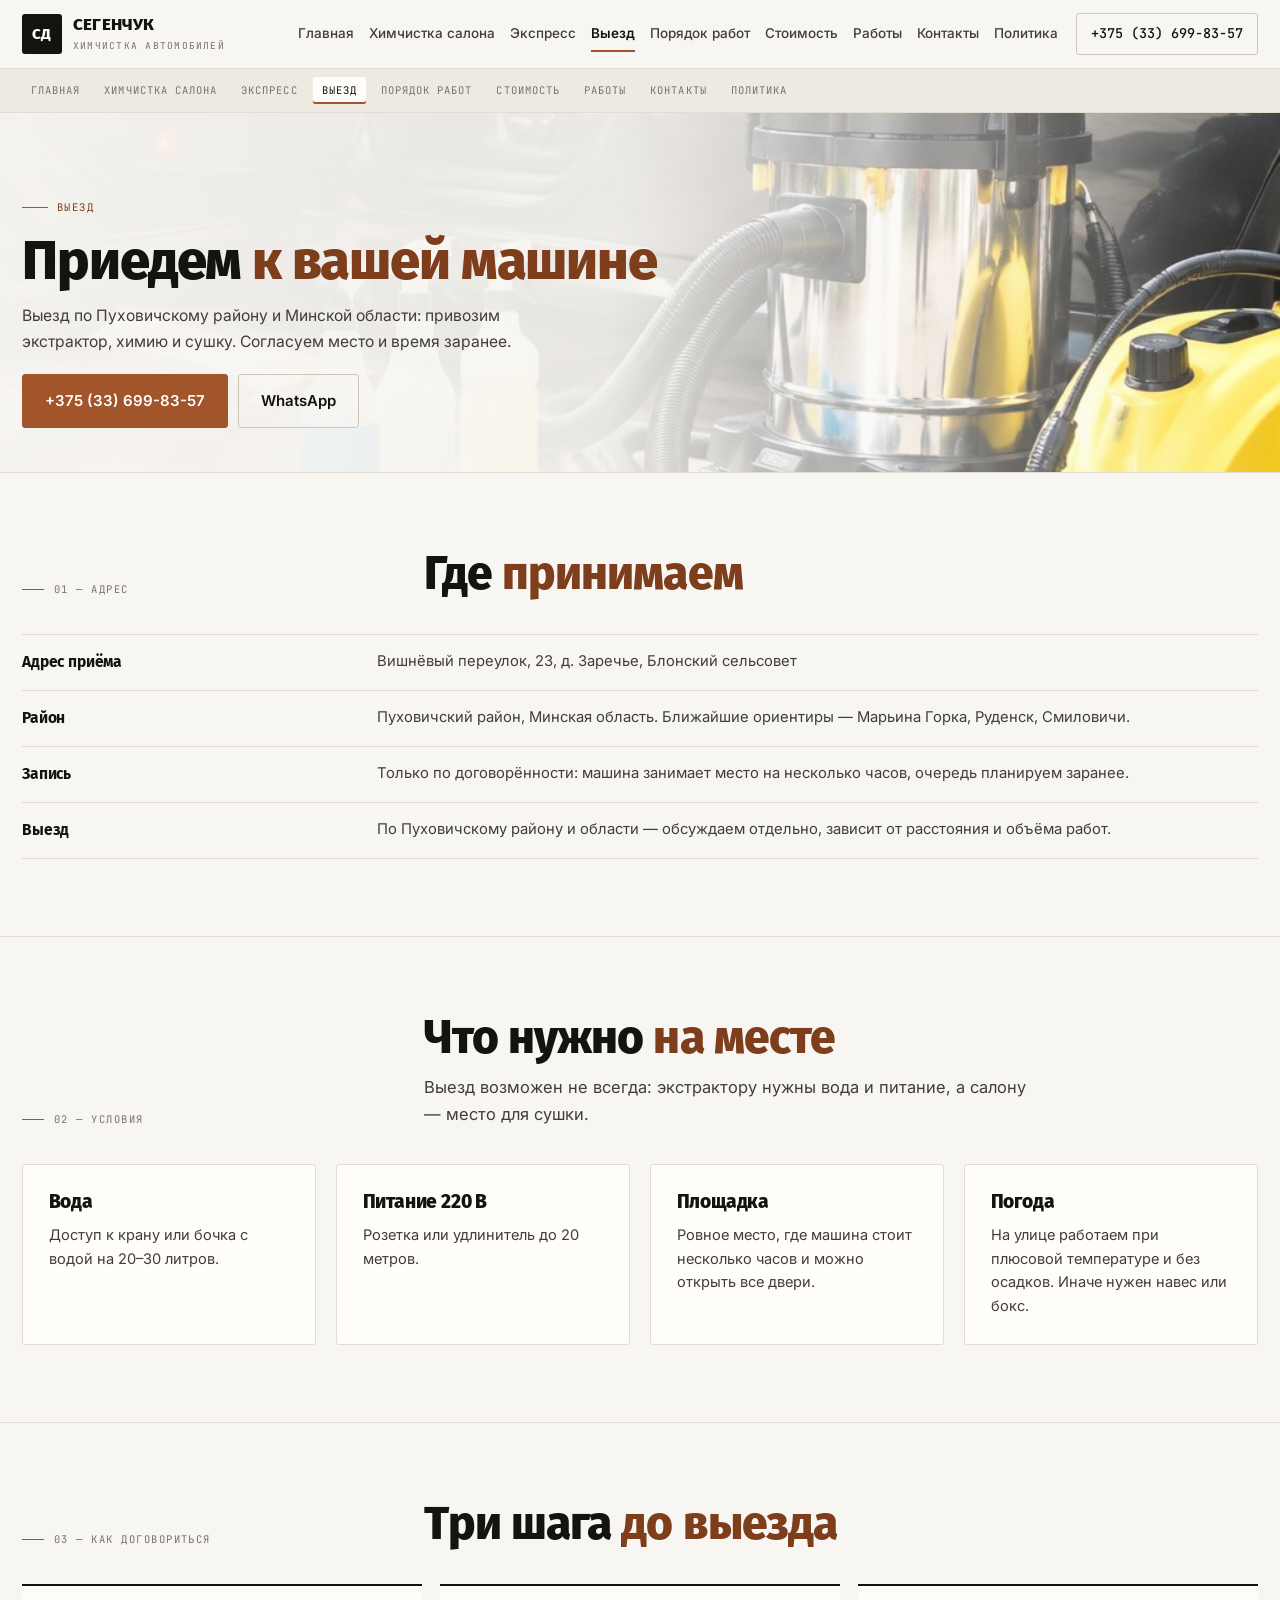
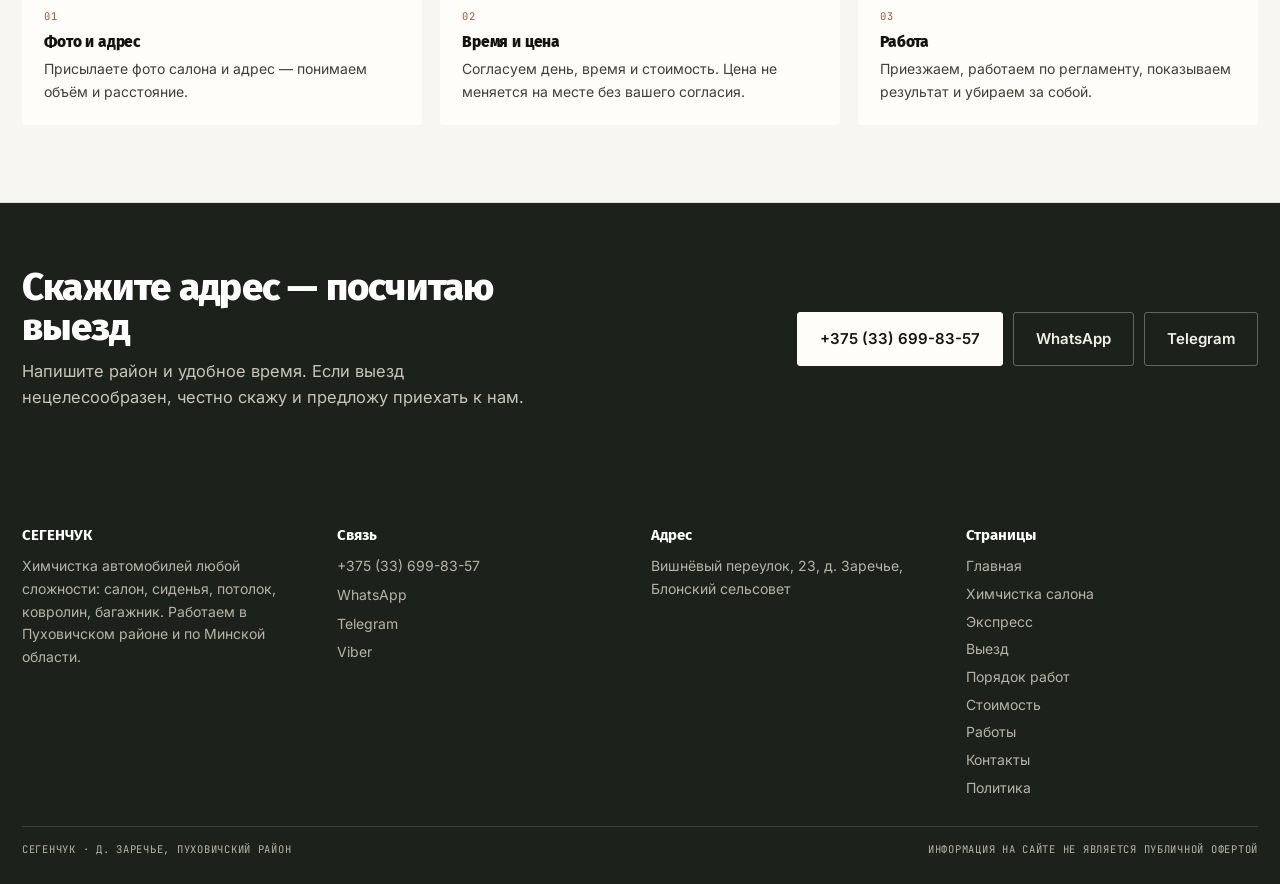
<file: vyiezd.html>
<!doctype html>
<html lang="ru">
<head>
<meta charset="utf-8">
<meta name="viewport" content="width=device-width,initial-scale=1">
<title>Выездная химчистка авто — Заречье, Пуховичский район, Минская область</title>
<meta name="description" content="Выездная химчистка салона автомобиля: приезжаем со своим оборудованием. Заречье, Пуховичский район, Минская область. +375 (33) 699-83-57">
<link rel="icon" href="data:image/svg+xml,%3Csvg xmlns='http://www.w3.org/2000/svg' viewBox='0 0 32 32'%3E%3Crect width='32' height='32' fill='%2314140F'/%3E%3Ctext x='16' y='22' font-family='Arial' font-size='14' font-weight='700' fill='%23fff' text-anchor='middle'%3EСД%3C/text%3E%3C/svg%3E">
<link rel="preconnect" href="https://fonts.googleapis.com"><link rel="preconnect" href="https://fonts.gstatic.com" crossorigin>
<link href="https://fonts.googleapis.com/css2?family=Fira+Sans:wght@400;500;600;700;800&family=Inter:wght@400;500;600&family=JetBrains+Mono:wght@400;500&display=swap" rel="stylesheet">
<style>
:root{--paper:#F8F6F2;--ink:#14140F;--ink2:#403E36;--muted:#78746A;--line:#E3DDD1;--line2:#CFC6B6;--clay:#A2542A;--clay-d:#7E3D1B;--white:#FFFDFA;--deep:#1D211C;--muted2:#9E9989;--d:'Fira Sans',system-ui,sans-serif;--b:'Inter',system-ui,sans-serif;--m:'JetBrains Mono',monospace;--max:1280px;--pad:22px;--r:3px}
*{box-sizing:border-box}body{margin:0;background:var(--paper);color:var(--ink);font:400 16.5px/1.62 var(--b);-webkit-font-smoothing:antialiased;overflow-x:hidden}
img{max-width:100%;display:block}a{color:inherit;text-decoration:none}button{font:inherit;color:inherit;background:none;border:0;cursor:pointer}
[hidden]{display:none!important}body.is-locked{overflow:hidden}
.wrap{width:min(var(--max),100% - var(--pad)*2);margin:0 auto}
h1,h2,h3{margin:0;font-family:var(--d);font-weight:800;letter-spacing:-.02em;line-height:1.06}
h1{font-size:clamp(2.2rem,5.6vw,4.3rem)}h2{font-size:clamp(1.7rem,3.6vw,2.95rem)}
p{margin:0 0 1em}p:last-child{margin-bottom:0}em{font-style:normal;color:var(--clay-d)}
.header{position:sticky;top:0;z-index:60;background:rgba(248,246,242,.96);backdrop-filter:blur(10px);border-bottom:1px solid var(--line)}
.header__in{display:flex;align-items:center;gap:18px;padding:13px 0}
.logo{display:flex;align-items:center;gap:11px;min-width:0}
.logo__mark{width:40px;height:40px;flex:none;display:grid;place-items:center;border-radius:var(--r);background:var(--ink);color:#fff;font-family:var(--d);font-weight:800;font-size:15px}
.logo__txt{display:flex;flex-direction:column;min-width:0;overflow:hidden}
.logo__txt b{font-family:var(--d);font-size:17px;font-weight:800;line-height:1.15;white-space:nowrap}
.logo__txt i{font-style:normal;font-family:var(--m);font-size:9.5px;letter-spacing:.13em;text-transform:uppercase;color:var(--muted);margin-top:3px;white-space:nowrap}
.btn{display:inline-flex;align-items:center;justify-content:center;gap:9px;padding:14px 22px;border-radius:var(--r);background:var(--clay);color:#fff;font-weight:600;font-size:15px;border:1px solid var(--clay)}
.btn--ghost{background:transparent;color:var(--ink);border-color:var(--line2)}
.btn--light{background:var(--white);color:var(--ink);border-color:var(--white)}
.hero{position:relative;isolation:isolate;overflow:hidden;border-bottom:1px solid var(--line);background:#E6E2D9}
.hero__bg{position:absolute;inset:0;z-index:-2}
.hero__bg img{width:100%;height:100%;object-fit:cover;object-position:58% 50%}
.hero::after{content:'';position:absolute;inset:0;z-index:-1;background:linear-gradient(94deg,rgba(248,246,242,.985) 0%,rgba(248,246,242,.95) 40%,rgba(248,246,242,.58) 66%,rgba(248,246,242,.08) 92%)}
.hero__in{padding:clamp(34px,5vw,66px) 0 clamp(30px,4vw,54px);min-height:clamp(480px,68vh,700px);display:flex;flex-direction:column;justify-content:flex-end;position:relative}
.hero__lead{margin:18px 0 0;max-width:52ch;font-size:clamp(1rem,1.35vw,1.14rem);color:var(--ink2)}
.hero__acts{display:flex;flex-wrap:wrap;gap:10px;margin-top:24px}
.strip{display:block;border-bottom:1px solid var(--line);background:#EFEAE1}
.strip__in{display:flex;gap:6px;overflow-x:auto;scrollbar-width:none;padding:8px 0}
.strip__in::-webkit-scrollbar{display:none}
.strip a{font-family:var(--m);font-size:10.5px;letter-spacing:.1em;text-transform:uppercase;color:var(--muted);padding:5px 9px;white-space:nowrap}
.strip a.is-on{color:var(--ink);background:var(--white);box-shadow:inset 0 -2px 0 var(--clay)}
.mbar{display:none}
.burger{display:none;width:42px;height:38px;border:1px solid var(--line2);border-radius:var(--r);align-items:center;justify-content:center;flex-direction:column;gap:5px;background:var(--white)}
.burger i{display:block;width:17px;height:1.6px;background:var(--ink)}
.drawer{position:fixed;inset:0;z-index:80;display:none;background:rgba(20,20,15,.5)}
.drawer.is-open{display:block}
.drawer__inner{position:absolute;top:0;right:0;bottom:0;width:min(360px,88vw);background:var(--paper);padding:18px;overflow-y:auto;display:flex;flex-direction:column}
.drawer a.dl{padding:12px 2px;border-bottom:1px solid var(--line);font-family:var(--d);font-size:17px;font-weight:600}
@media(max-width:1099px){.nav,.header__tel{display:none}.burger{display:flex;margin-left:auto}.strip{display:none}.mbar{display:flex;position:fixed;left:0;right:0;bottom:0;z-index:70;background:#FFFDFA;border-top:1px solid var(--line);padding:8px 10px;gap:8px}body{padding-bottom:62px}}
.mbar a{flex:1;display:flex;align-items:center;justify-content:center;padding:11px 6px;border:1px solid var(--line2);border-radius:var(--r);font-size:13px;font-weight:600}
.mbar a.p{background:var(--clay);border-color:var(--clay);color:#fff}
</style>
<link rel="stylesheet" href="assets/css/site.v1.css">
</head>
<body>
<header class="header"><div class="wrap header__in">
<a class="logo" href="index.html"><span class="logo__mark">СД</span><span class="logo__txt"><b>СЕГЕНЧУК</b><i>химчистка автомобилей</i></span></a>
<nav class="nav"><a href="index.html">Главная</a><a href="himchistka.html">Химчистка салона</a><a href="ekspress.html">Экспресс</a><a href="vyiezd.html" aria-current="page">Выезд</a><a href="process.html">Порядок работ</a><a href="cena.html">Стоимость</a><a href="raboty.html">Работы</a><a href="kontakty.html">Контакты</a><a href="politika.html">Политика</a></nav>
<a class="header__tel" href="tel:+375336998357">+375 (33) 699-83-57</a>
<button class="burger" id="burger" type="button" aria-label="Открыть меню" aria-expanded="false" aria-controls="drawer"><i></i><i></i><i></i></button>
</div></header>
<div class="strip"><div class="wrap strip__in"><a href="index.html">Главная</a><a href="himchistka.html">Химчистка салона</a><a href="ekspress.html">Экспресс</a><a href="vyiezd.html" class="is-on">Выезд</a><a href="process.html">Порядок работ</a><a href="cena.html">Стоимость</a><a href="raboty.html">Работы</a><a href="kontakty.html">Контакты</a><a href="politika.html">Политика</a></div></div>
<main><section class="phero">
<div class="phero__bg"><img src="assets/img/kit.jpg" alt="Оборудование для химчистки авто" width="1100" height="620"></div>
<div class="wrap phero__in">
<span class="kick">выезд</span>
<h1>Приедем <em>к вашей машине</em></h1>
<p class="phero__lead">Выезд по Пуховичскому району и Минской области: привозим экстрактор, химию и сушку. Согласуем место и время заранее.</p>
<div class="phero__acts"><a class="btn" href="tel:+375336998357">+375 (33) 699-83-57</a><a class="btn btn--ghost" href="https://wa.me/375336998357" target="_blank" rel="noopener">WhatsApp</a></div>
</div></section><section class="sect section--white"><div class="wrap">
<div class="sect__head"><div class="sect__label">01 — адрес</div><div class="sect__main"><h2>Где <em>принимаем</em></h2></div></div>
<div class="rows"><div class="row"><b>Адрес приёма</b><span>Вишнёвый переулок, 23, д. Заречье, Блонский сельсовет</span></div><div class="row"><b>Район</b><span>Пуховичский район, Минская область. Ближайшие ориентиры — Марьина Горка, Руденск, Смиловичи.</span></div><div class="row"><b>Запись</b><span>Только по договорённости: машина занимает место на несколько часов, очередь планируем заранее.</span></div><div class="row"><b>Выезд</b><span>По Пуховичскому району и области — обсуждаем отдельно, зависит от расстояния и объёма работ.</span></div></div></div></section>
<section class="sect "><div class="wrap">
<div class="sect__head"><div class="sect__label">02 — условия</div><div class="sect__main"><h2>Что нужно <em>на месте</em></h2><p class="sect__lead">Выезд возможен не всегда: экстрактору нужны вода и питание, а салону — место для сушки.</p></div></div>
<div class="cards"><div class="card"><h3>Вода</h3><p>Доступ к крану или бочка с водой на 20–30 литров.</p></div><div class="card"><h3>Питание 220 В</h3><p>Розетка или удлинитель до 20 метров.</p></div><div class="card"><h3>Площадка</h3><p>Ровное место, где машина стоит несколько часов и можно открыть все двери.</p></div><div class="card"><h3>Погода</h3><p>На улице работаем при плюсовой температуре и без осадков. Иначе нужен навес или бокс.</p></div></div></div></section>
<section class="sect "><div class="wrap">
<div class="sect__head"><div class="sect__label">03 — как договориться</div><div class="sect__main"><h2>Три шага <em>до выезда</em></h2></div></div>
<div class="steps"><div class="step"><h3>Фото и адрес</h3><p>Присылаете фото салона и адрес — понимаем объём и расстояние.</p></div><div class="step"><h3>Время и цена</h3><p>Согласуем день, время и стоимость. Цена не меняется на месте без вашего согласия.</p></div><div class="step"><h3>Работа</h3><p>Приезжаем, работаем по регламенту, показываем результат и убираем за собой.</p></div></div></div></section>
<section class="cta"><div class="wrap cta__in">
<div><h2>Скажите адрес — посчитаю выезд</h2><p>Напишите район и удобное время. Если выезд нецелесообразен, честно скажу и предложу приехать к нам.</p></div>
<div class="cta__acts"><a class="btn btn--light" href="tel:+375336998357">+375 (33) 699-83-57</a><a class="btn btn--ghost" href="https://wa.me/375336998357" target="_blank" rel="noopener">WhatsApp</a><a class="btn btn--ghost" href="https://t.me/+375336998357" target="_blank" rel="noopener">Telegram</a></div>
</div></section></main>
<footer class="footer"><div class="wrap">
<div class="footer__grid">
<div><b>СЕГЕНЧУК</b><p style="margin:0;color:#B8B3A6">Химчистка автомобилей любой сложности: салон, сиденья, потолок, ковролин, багажник. Работаем в Пуховичском районе и по Минской области.</p></div>
<div><b>Связь</b><a href="tel:+375336998357" style="display:block;margin-bottom:6px">+375 (33) 699-83-57</a><a href="https://wa.me/375336998357" target="_blank" rel="noopener" style="display:block;margin-bottom:6px">WhatsApp</a><a href="https://t.me/+375336998357" target="_blank" rel="noopener" style="display:block;margin-bottom:6px">Telegram</a><a href="viber://chat?number=%2B375336998357">Viber</a></div>
<div><b>Адрес</b><p style="margin:0">Вишнёвый переулок, 23, д. Заречье, Блонский сельсовет</p></div>
<div><b>Страницы</b><a href="index.html" style="display:block;margin-bottom:5px">Главная</a><a href="himchistka.html" style="display:block;margin-bottom:5px">Химчистка салона</a><a href="ekspress.html" style="display:block;margin-bottom:5px">Экспресс</a><a href="vyiezd.html" style="display:block;margin-bottom:5px">Выезд</a><a href="process.html" style="display:block;margin-bottom:5px">Порядок работ</a><a href="cena.html" style="display:block;margin-bottom:5px">Стоимость</a><a href="raboty.html" style="display:block;margin-bottom:5px">Работы</a><a href="kontakty.html" style="display:block;margin-bottom:5px">Контакты</a><a href="politika.html" style="display:block;margin-bottom:5px">Политика</a></div>
</div>
<div class="footer__bot"><span>СЕГЕНЧУК · д. Заречье, Пуховичский район</span><span>Информация на сайте не является публичной офертой</span></div>
</div></footer>
<div class="drawer" id="drawer" aria-hidden="true">
<div class="drawer__inner" role="dialog" aria-modal="true" aria-label="Меню">
<div class="drawer__top"><span class="logo__txt"><b>СЕГЕНЧУК</b><i>химчистка автомобилей</i></span><button class="drawer__close" id="drawerClose" type="button" aria-label="Закрыть меню">×</button></div>
<a class="dl" href="index.html">Главная</a><a class="dl" href="himchistka.html">Химчистка салона</a><a class="dl" href="ekspress.html">Экспресс</a><a class="dl" href="vyiezd.html">Выезд</a><a class="dl" href="process.html">Порядок работ</a><a class="dl" href="cena.html">Стоимость</a><a class="dl" href="raboty.html">Работы</a><a class="dl" href="kontakty.html">Контакты</a><a class="dl" href="politika.html">Политика</a>
<a class="btn" href="tel:+375336998357">+375 (33) 699-83-57</a>
</div></div>
<div class="mbar"><a class="p" href="tel:+375336998357">Позвонить</a><a href="https://wa.me/375336998357" target="_blank" rel="noopener">WhatsApp</a><a href="https://t.me/+375336998357" target="_blank" rel="noopener">Telegram</a></div>
<script src="assets/js/main.v1.js" defer></script>
</body>
</html>
</file>
<file: assets/css/site.v1.css>
:root{--paper:#F8F6F2;--paper2:#EFEAE1;--white:#FFFDFA;--ink:#14140F;--ink2:#403E36;--muted:#78746A;
--line:#E3DDD1;--line2:#CFC6B6;--clay:#A2542A;--clay-d:#7E3D1B;--clay-l:#F5E7DC;--forest:#2F5D50;--deep:#1D211C;
--d:'Fira Sans',system-ui,sans-serif;--b:'Inter',system-ui,sans-serif;--m:'JetBrains Mono',monospace;--max:1280px;--pad:22px;--r:3px}
*,*::before,*::after{box-sizing:border-box}
html{-webkit-text-size-adjust:100%}
body{margin:0;background:var(--paper);color:var(--ink);font:400 16.5px/1.62 var(--b);-webkit-font-smoothing:antialiased;overflow-x:hidden}
img{max-width:100%;display:block}
a{color:inherit;text-decoration:none}
button{font:inherit;color:inherit;background:none;border:0;cursor:pointer}
[hidden]{display:none!important}
body.is-locked{overflow:hidden}
.wrap{width:min(var(--max),100% - var(--pad)*2);margin:0 auto}
h1,h2,h3,h4{margin:0;font-family:var(--d);font-weight:800;letter-spacing:-.02em;line-height:1.05}
h1{font-size:clamp(2.2rem,5.6vw,4.3rem)}
h2{font-size:clamp(1.7rem,3.6vw,2.95rem)}
h3{font-size:clamp(1.06rem,1.5vw,1.24rem);line-height:1.22;letter-spacing:-.01em}
p{margin:0 0 1em}
p:last-child{margin-bottom:0}
em{font-style:normal;color:var(--clay-d)}
.header{position:sticky;top:0;z-index:60;background:rgba(248,246,242,.96);backdrop-filter:blur(10px);border-bottom:1px solid var(--line)}
.header__in{display:flex;align-items:center;gap:18px;padding:13px 0}
.logo{display:flex;align-items:center;gap:11px;min-width:0}
.logo__mark{width:40px;height:40px;flex:none;display:grid;place-items:center;border-radius:var(--r);background:var(--ink);color:#fff;font-family:var(--d);font-weight:800;font-size:15px;letter-spacing:.02em}
.logo__txt{display:flex;flex-direction:column;min-width:0;overflow:hidden}
.logo__txt b{font-family:var(--d);font-size:17px;font-weight:800;line-height:1.15;letter-spacing:.01em;white-space:nowrap}
.logo__txt i{font-style:normal;font-family:var(--m);font-size:9.5px;letter-spacing:.13em;text-transform:uppercase;color:var(--muted);margin-top:3px;white-space:nowrap}
.nav{display:flex;align-items:center;gap:15px;margin-left:auto;font-size:13.5px;font-weight:500}
.nav a{position:relative;padding:5px 0;color:var(--ink2);white-space:nowrap}
.nav a:hover{color:var(--ink)}
.nav a[aria-current]{color:var(--ink);font-weight:600}
.nav a[aria-current]::after{content:'';position:absolute;left:0;right:0;bottom:-2px;height:2px;background:var(--clay)}
.header__tel{font-family:var(--m);font-size:13.5px;font-weight:500;white-space:nowrap;padding:9px 14px;border:1px solid var(--line2);border-radius:var(--r)}
.header__tel:hover{border-color:var(--ink);background:var(--white)}
.burger{display:none;width:42px;height:38px;border:1px solid var(--line2);border-radius:var(--r);align-items:center;justify-content:center;flex-direction:column;gap:5px;background:var(--white)}
.burger i{display:block;width:17px;height:1.6px;background:var(--ink)}
.btn{display:inline-flex;align-items:center;justify-content:center;gap:9px;padding:14px 22px;border-radius:var(--r);background:var(--clay);color:#fff;font-weight:600;font-size:15px;border:1px solid var(--clay);transition:.18s}
.btn:hover{background:var(--clay-d);border-color:var(--clay-d);transform:translateY(-1px)}
.btn--ghost{background:transparent;color:var(--ink);border-color:var(--line2)}
.btn--ghost:hover{background:var(--white);border-color:var(--ink);color:var(--ink)}
.btn--light{background:var(--white);color:var(--ink);border-color:var(--white)}
.btn--light:hover{background:#fff;color:var(--ink)}
.strip{display:block;border-bottom:1px solid var(--line);background:var(--paper2)}
.strip__in{display:flex;gap:6px;overflow-x:auto;scrollbar-width:none;padding:8px 0}
.strip__in::-webkit-scrollbar{display:none}
.strip a{font-family:var(--m);font-size:10.5px;letter-spacing:.1em;text-transform:uppercase;color:var(--muted);padding:5px 9px;white-space:nowrap;border-radius:2px}
.strip a:hover{color:var(--ink);background:rgba(255,255,255,.7)}
.strip a.is-on{color:var(--ink);background:var(--white);box-shadow:inset 0 -2px 0 var(--clay)}
.drawer{position:fixed;inset:0;z-index:80;display:none;background:rgba(20,20,15,.5)}
.drawer.is-open{display:block}
.drawer__inner{position:absolute;top:0;right:0;bottom:0;width:min(360px,88vw);background:var(--paper);padding:18px;overflow-y:auto;display:flex;flex-direction:column}
.drawer__top{display:flex;align-items:center;justify-content:space-between;margin-bottom:14px}
.drawer__close{width:38px;height:38px;border:1px solid var(--line2);border-radius:var(--r);font-size:19px;line-height:1;background:var(--white)}
.drawer a.dl{padding:12px 2px;border-bottom:1px solid var(--line);font-family:var(--d);font-size:17px;font-weight:600}
.drawer .btn{margin-top:16px}
/* герой */
.hero{position:relative;isolation:isolate;overflow:hidden;border-bottom:1px solid var(--line);background:#E6E2D9}
.hero__bg{position:absolute;inset:0;z-index:-2}
.hero__bg img{width:100%;height:100%;object-fit:cover;object-position:58% 50%}
.hero::after{content:'';position:absolute;inset:0;z-index:-1;background:linear-gradient(94deg,rgba(248,246,242,.985) 0%,rgba(248,246,242,.95) 40%,rgba(248,246,242,.58) 66%,rgba(248,246,242,.08) 92%)}
.hero__in{padding:clamp(34px,5vw,66px) 0 clamp(30px,4vw,54px);min-height:clamp(480px,68vh,700px);display:flex;flex-direction:column;justify-content:flex-end;position:relative}
.kick{display:inline-flex;align-items:center;gap:9px;font-family:var(--m);font-size:10.5px;letter-spacing:.14em;text-transform:uppercase;color:var(--clay-d);margin-bottom:16px}
.kick::before{content:'';width:26px;height:1.5px;background:var(--clay)}
.hero h1{max-width:16ch}
.hero__lead{margin:18px 0 0;max-width:52ch;font-size:clamp(1rem,1.35vw,1.14rem);color:var(--ink2)}
.hero__acts{display:flex;flex-wrap:wrap;gap:10px;margin-top:24px}
.hero__figs{display:flex;flex-wrap:wrap;gap:clamp(18px,3vw,42px);margin-top:28px;padding-top:22px;border-top:1px solid rgba(20,20,15,.16)}
.hero__figs div{min-width:88px}
.hero__figs b{display:block;font-family:var(--d);font-size:clamp(1.25rem,2vw,1.6rem);font-weight:800;line-height:1.1}
.hero__figs span{font-family:var(--m);font-size:9.5px;letter-spacing:.09em;text-transform:uppercase;color:var(--muted);display:block;margin-top:4px;max-width:20ch}
.hero__note{margin-top:18px;font-size:13px;color:var(--ink2);max-width:56ch;border-left:2px solid var(--clay);padding-left:12px}
/* короткий герой */
.phero{position:relative;isolation:isolate;min-height:clamp(320px,40vh,430px);display:flex;align-items:flex-end;overflow:hidden;border-bottom:1px solid var(--line);background:#E6E2D9}
.phero__bg{position:absolute;inset:0;z-index:-2}
.phero__bg img{width:100%;height:100%;object-fit:cover;object-position:center 45%}
.phero::after{content:'';position:absolute;inset:0;z-index:-1;background:linear-gradient(94deg,rgba(248,246,242,.98) 0%,rgba(248,246,242,.93) 48%,rgba(248,246,242,.5) 74%,rgba(248,246,242,.1) 100%)}
.phero__in{padding:clamp(30px,4vw,52px) 0 clamp(26px,3.4vw,44px);position:relative}
.phero h1{max-width:22ch;font-size:clamp(1.95rem,4.3vw,3.4rem)}
.phero__lead{margin:14px 0 0;max-width:56ch;color:var(--ink2);font-size:clamp(.98rem,1.2vw,1.08rem)}
.phero__acts{display:flex;flex-wrap:wrap;gap:10px;margin-top:20px}
/* секции */
.sect{padding:clamp(44px,6vw,84px) 0;border-bottom:1px solid var(--line);background:var(--paper)}
.sect--white{background:var(--white)}
.sect--tint{background:var(--paper2)}
.sect__head{display:grid;grid-template-columns:minmax(0,1fr);gap:14px;margin-bottom:clamp(22px,3vw,36px)}
@media(min-width:900px){.sect__head{grid-template-columns:minmax(0,.42fr) minmax(0,1fr);gap:clamp(20px,4vw,56px);align-items:end}}
.sect__label{font-family:var(--m);font-size:10.5px;letter-spacing:.14em;text-transform:uppercase;color:var(--muted);display:flex;align-items:center;gap:10px}
.sect__label::before{content:'';width:22px;height:1.5px;background:var(--clay);flex:none}
.sect__main{min-width:0}
.sect__lead{margin-top:12px;color:var(--ink2);max-width:62ch}
.cards{display:grid;gap:clamp(12px,1.6vw,20px);grid-template-columns:repeat(auto-fit,minmax(250px,1fr))}
.card{background:var(--white);border:1px solid var(--line);border-radius:var(--r);padding:clamp(18px,2vw,26px);display:flex;flex-direction:column;gap:10px;transition:.18s}
.card:hover{border-color:var(--line2);transform:translateY(-2px);box-shadow:0 10px 26px rgba(20,20,15,.06)}
.card__n{font-family:var(--m);font-size:10px;letter-spacing:.12em;color:var(--clay);text-transform:uppercase}
.card h3{font-family:var(--d)}
.card p{color:var(--ink2);font-size:14.6px;margin:0}
.card__tags{display:flex;flex-wrap:wrap;gap:6px;margin-top:auto;padding-top:10px}
.card__tags span{font-family:var(--m);font-size:10px;letter-spacing:.06em;text-transform:uppercase;color:var(--ink2);background:var(--paper2);border-radius:2px;padding:4px 7px}
.card--link:hover{background:var(--clay-l);border-color:#E0C3AE}

/* оценка салона */
.quiz{display:grid;grid-template-columns:minmax(0,1fr) minmax(0,.9fr);gap:clamp(14px,2vw,24px);align-items:start}
.quiz__form{background:var(--white);border:1px solid var(--line);border-radius:var(--r);padding:clamp(16px,2vw,26px)}
.qf{margin-bottom:18px}
.qf:last-child{margin-bottom:0}
.qf__lab{font-family:var(--m);font-size:10px;letter-spacing:.12em;text-transform:uppercase;color:var(--muted);margin-bottom:8px;display:block}
.qf__opts{display:flex;flex-wrap:wrap;gap:6px}
.qf__opts button{padding:8px 12px;border:1px solid var(--line2);border-radius:2px;font-size:13.5px;font-weight:500;color:var(--ink2);background:var(--paper);transition:.15s}
.qf__opts button:hover{border-color:var(--ink);color:var(--ink)}
.qf__opts button[aria-pressed="true"]{background:var(--ink);border-color:var(--ink);color:#fff}
.quiz__out{background:var(--deep);color:#F3F0E9;border-radius:var(--r);padding:clamp(18px,2.2vw,28px);position:sticky;top:96px}
.quiz__out .kick{color:#E9B58C}
.quiz__out .kick::before{background:#E9B58C}
.quiz__out h3{font-family:var(--d);font-size:clamp(1.15rem,1.7vw,1.4rem);color:#fff;margin-bottom:10px}
.quiz__out p{color:#C9C4B8;font-size:14.6px}
.qmeta{display:grid;grid-template-columns:1fr 1fr;gap:12px;margin:16px 0;padding:14px 0;border-top:1px solid rgba(255,255,255,.16);border-bottom:1px solid rgba(255,255,255,.16)}
.qmeta b{display:block;font-family:var(--m);font-size:15px;color:#fff;line-height:1.2}
.qmeta span{font-family:var(--m);font-size:9.5px;letter-spacing:.09em;text-transform:uppercase;color:#9E9989;display:block;margin-top:4px}
.qlist{list-style:none;margin:0 0 16px;padding:0;display:grid;gap:7px}
.qlist li{position:relative;padding-left:18px;font-size:14px;color:#D7D2C6}
.qlist li::before{content:'';position:absolute;left:0;top:8px;width:7px;height:7px;border:1.5px solid #E9B58C;transform:rotate(45deg)}
.quiz__out .btn{width:100%}
/* шаги */
.steps{display:grid;gap:clamp(12px,1.6vw,18px);grid-template-columns:repeat(auto-fit,minmax(215px,1fr));counter-reset:s}
.step{background:var(--white);border-top:2px solid var(--ink);padding:clamp(15px,1.8vw,22px);border-radius:0 0 var(--r) var(--r)}
.step::before{counter-increment:s;content:'0' counter(s);font-family:var(--m);font-size:10.5px;letter-spacing:.1em;color:var(--clay);display:block;margin-bottom:8px}
.step h3{font-family:var(--d);font-size:15.5px;margin-bottom:6px}
.step p{font-size:14px;color:var(--ink2);margin:0}
/* строки-списки */
.rows{border-top:1px solid var(--line)}
.rows .row{display:grid;grid-template-columns:minmax(0,1fr);gap:5px;padding:15px 0;border-bottom:1px solid var(--line)}
@media(min-width:760px){.rows .row{grid-template-columns:minmax(0,.36fr) minmax(0,1fr);gap:clamp(16px,3vw,40px);align-items:start}}
.rows .row b{font-family:var(--d);font-size:15.5px;font-weight:700;letter-spacing:-.01em}
.rows .row span{color:var(--ink2);font-size:14.8px}
/* галерея */
.gal{display:grid;gap:10px;grid-template-columns:repeat(auto-fit,minmax(215px,1fr))}
.gal figure{margin:0;overflow:hidden;border-radius:var(--r);border:1px solid var(--line);background:var(--white)}
.gal img{width:100%;height:clamp(170px,22vw,260px);object-fit:cover;transition:.4s}
.gal figure:hover img{transform:scale(1.03)}
.gal figcaption{font-family:var(--m);font-size:10px;letter-spacing:.08em;text-transform:uppercase;color:var(--muted);padding:9px 11px}
/* аккордеон */
.faq{border-top:1px solid var(--line)}
.faq details{border-bottom:1px solid var(--line)}
.faq summary{list-style:none;cursor:pointer;padding:16px 34px 16px 0;position:relative;font-family:var(--d);font-weight:700;font-size:16px;letter-spacing:-.01em}
.faq summary::-webkit-details-marker{display:none}
.faq summary::after{content:'+';position:absolute;right:2px;top:14px;font-family:var(--m);font-size:18px;color:var(--clay);transition:.2s}
.faq details[open] summary::after{transform:rotate(45deg)}
.faq p{padding:0 0 16px;color:var(--ink2);font-size:14.8px;max-width:74ch}
.note{border-left:2px solid var(--clay);background:var(--clay-l);padding:13px 16px;border-radius:0 var(--r) var(--r) 0;font-size:14.4px;color:#5A3320}
.note b{color:#4A2A19}
/* форма */
.form{display:grid;gap:11px;max-width:520px}
.form input,.form select,.form textarea{width:100%;min-width:0;padding:12px 13px;border:1px solid var(--line2);border-radius:var(--r);font:inherit;font-size:15px;background:var(--white);color:var(--ink)}
.form input:focus,.form textarea:focus,.form select:focus{outline:2px solid var(--clay);outline-offset:1px;border-color:var(--clay)}
.form textarea{min-height:92px;resize:vertical}
.form .hint{font-size:12.6px;color:var(--muted);margin:0}
/* CTA */
.cta{background:var(--deep);color:#F3F0E9;padding:clamp(36px,5vw,64px) 0}
.cta__in{display:grid;gap:18px;grid-template-columns:minmax(0,1fr);align-items:center}
@media(min-width:880px){.cta__in{grid-template-columns:minmax(0,1fr) auto;gap:34px}}
.cta h2{color:#fff;max-width:24ch;font-size:clamp(1.6rem,3vw,2.5rem)}
.cta p{color:#C9C4B8;margin-top:10px;max-width:52ch}
.cta__acts{display:flex;flex-wrap:wrap;gap:10px}
.cta .btn--ghost{color:#F3F0E9;border-color:rgba(255,255,255,.3)}
.cta .btn--ghost:hover{background:rgba(255,255,255,.1);color:#fff;border-color:#fff}
/* футер */
.footer{background:var(--deep);color:#B8B3A6;padding:clamp(30px,4vw,48px) 0 26px;font-size:14px}
.footer__grid{display:grid;gap:22px;grid-template-columns:repeat(auto-fit,minmax(200px,1fr));margin-bottom:22px}
.footer b{display:block;color:#fff;font-family:var(--d);font-size:15px;margin-bottom:8px}
.footer a:hover{color:#fff}
.footer__bot{border-top:1px solid rgba(255,255,255,.14);padding-top:14px;display:flex;flex-wrap:wrap;gap:10px;justify-content:space-between;font-family:var(--m);font-size:10.5px;letter-spacing:.07em;text-transform:uppercase}
/* мобильная полоса */
.mbar{display:none;position:fixed;left:0;right:0;bottom:0;z-index:70;background:var(--white);border-top:1px solid var(--line);padding:8px 10px;gap:8px}
.mbar a{flex:1;display:flex;align-items:center;justify-content:center;padding:11px 6px;border:1px solid var(--line2);border-radius:var(--r);font-size:13px;font-weight:600}
.mbar a.p{background:var(--clay);border-color:var(--clay);color:#fff}
@media(max-width:1099px){
.nav,.header__tel{display:none}
.burger{display:flex;margin-left:auto}
.strip{display:none}
.mbar{display:flex}
body{padding-bottom:62px}
}
@media(max-width:860px){
.hero::after{background:linear-gradient(180deg,rgba(248,246,242,.985) 0%,rgba(248,246,242,.95) 46%,rgba(248,246,242,.6) 72%,rgba(248,246,242,.16) 94%,rgba(248,246,242,.05) 100%)}
.hero__in{min-height:clamp(430px,64vh,600px)}
.quiz{grid-template-columns:minmax(0,1fr)}
.quiz__out{position:static}
.phero::after{background:linear-gradient(180deg,rgba(248,246,242,.97) 0%,rgba(248,246,242,.92) 52%,rgba(248,246,242,.68) 100%)}
}
@media(max-width:520px){
.logo__txt i{display:none}
.logo__txt b{font-size:15.5px}
.logo__mark{width:34px;height:34px;font-size:13px}
.header__in{gap:10px}
}
</file>
